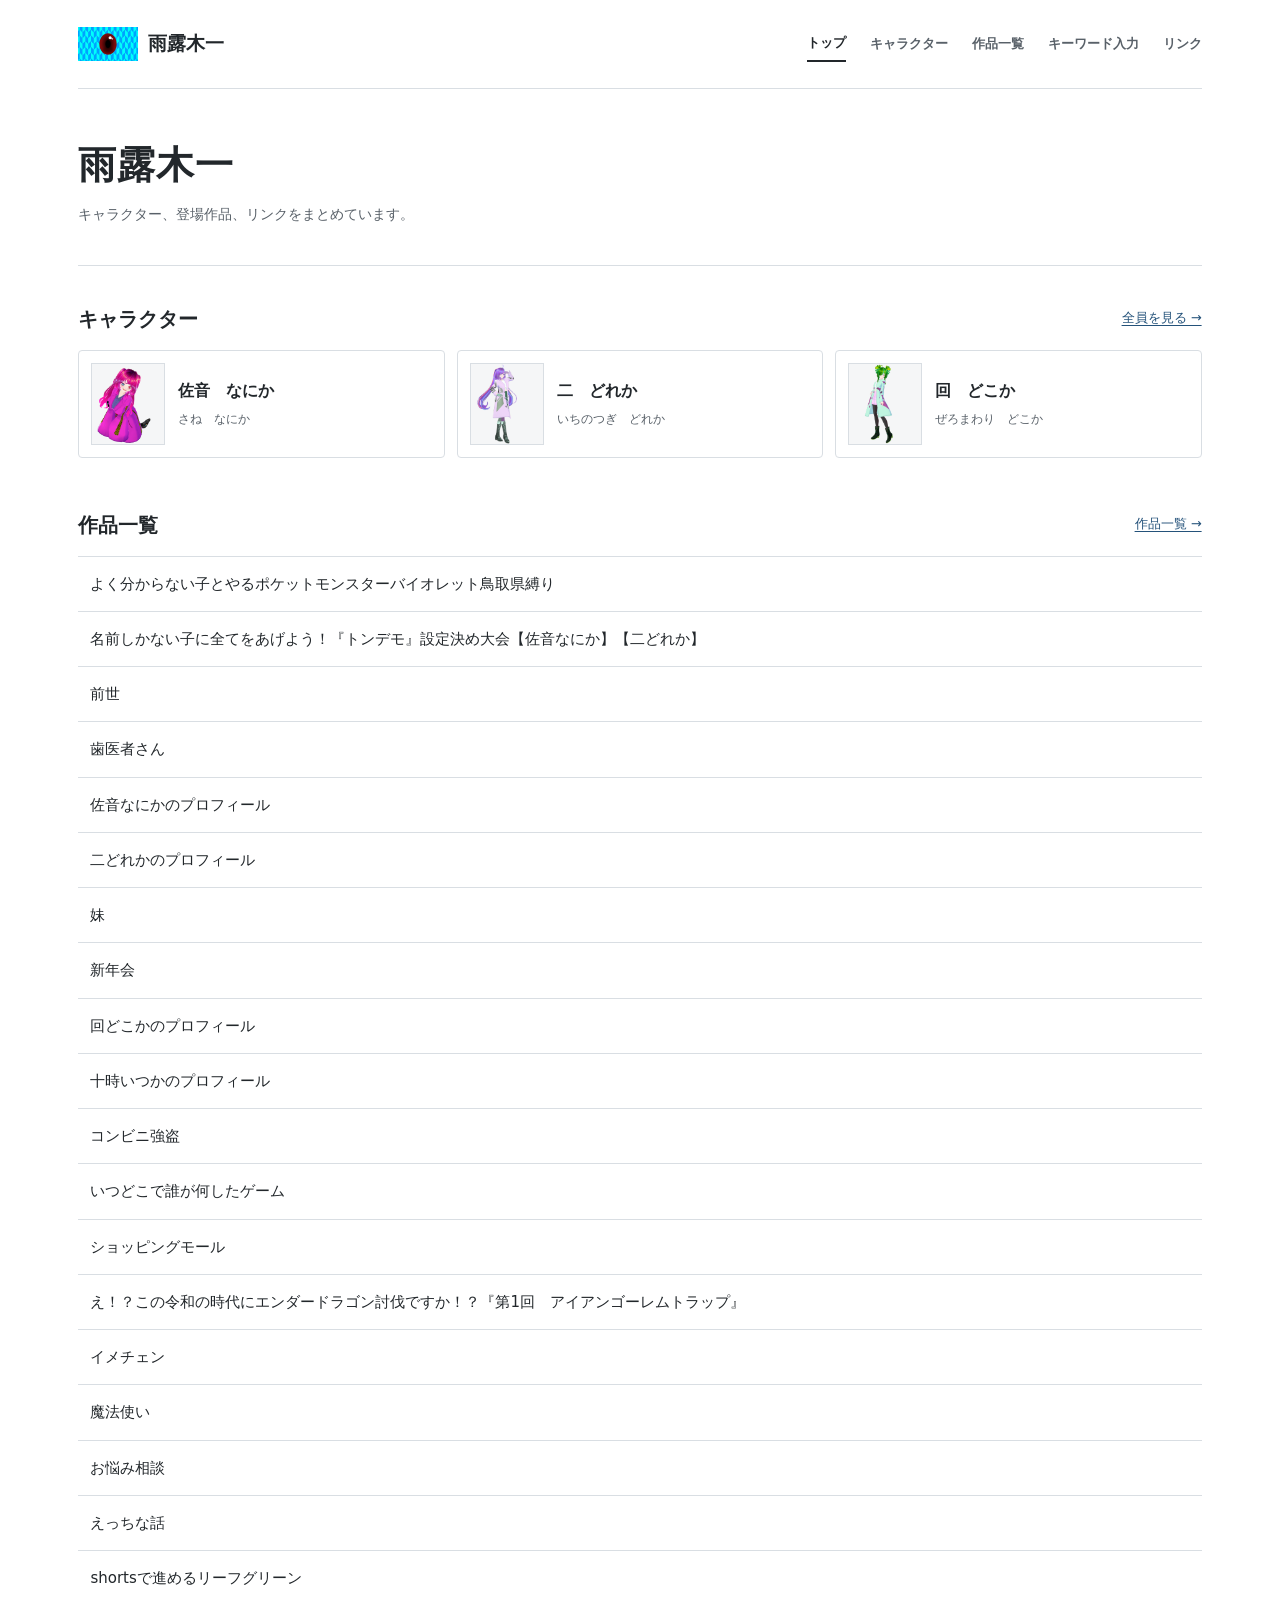
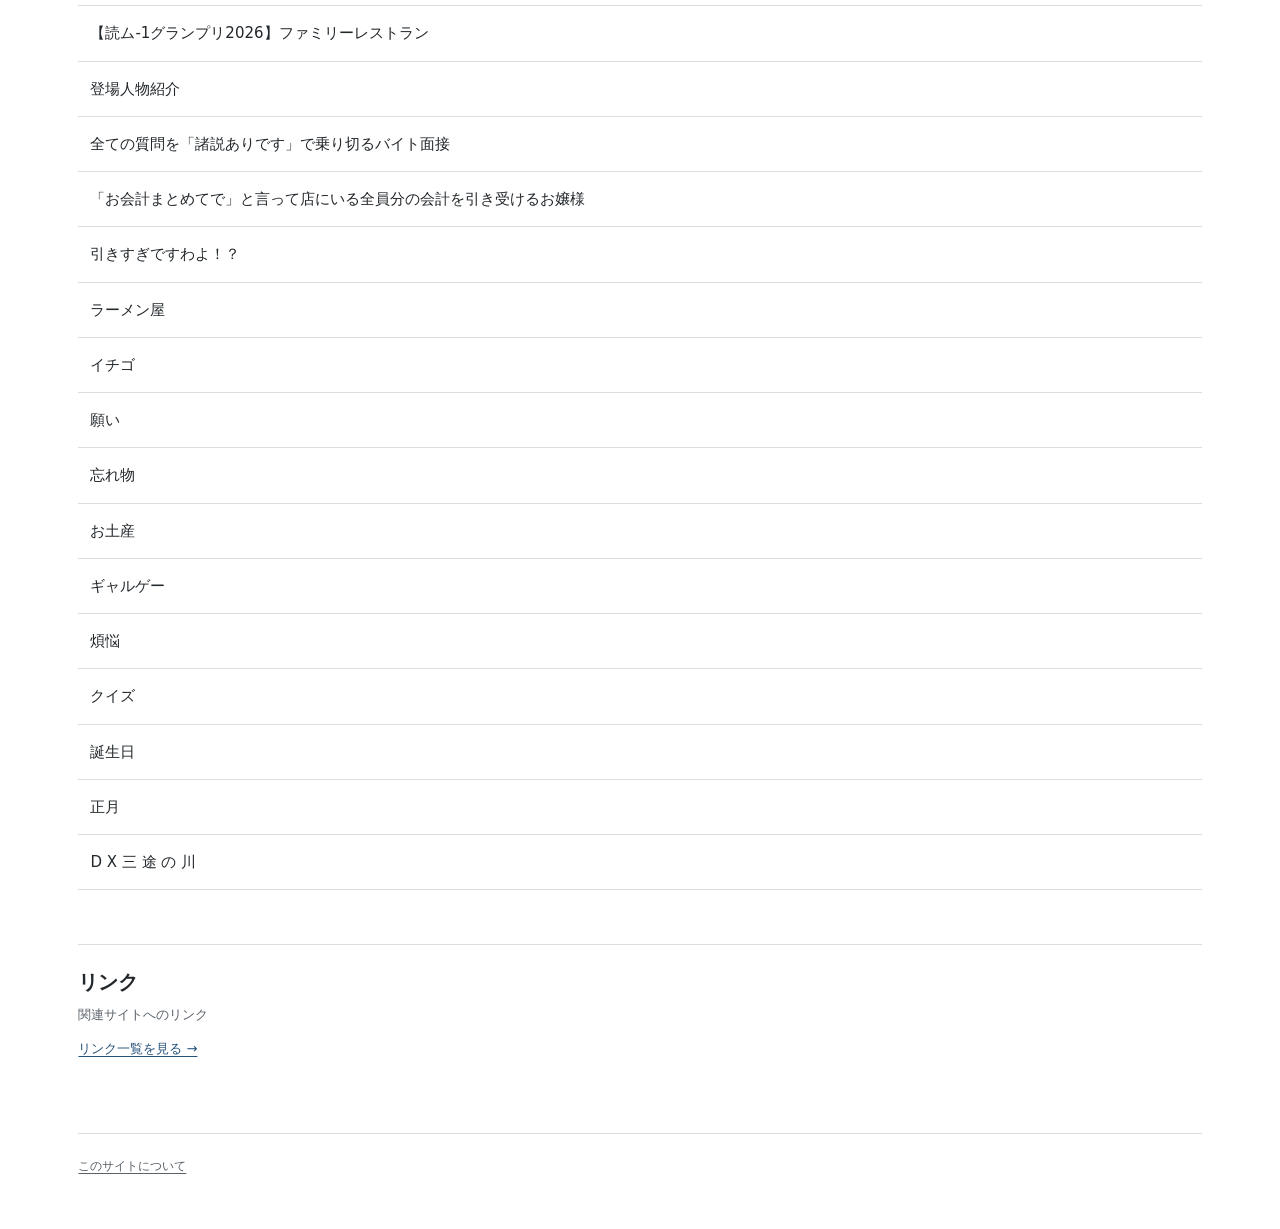
<file: index.html>
<!doctype html>
<html lang="ja">
<head>
  <meta charset="utf-8">
  <meta name="viewport" content="width=device-width, initial-scale=1">
  <meta name="theme-color" content="#ffffff">
  <meta name="description" content="創作キャラクターの紹介、登場作品、リンクをまとめた個人サイトです。">
  <title>創作サイト</title>
  <link rel="stylesheet" href="assets/theme.css">
  <link rel="stylesheet" href="assets/style.css">
  <script defer src="assets/data/site.js"></script>
  <script defer src="assets/data/characters.js"></script>
  <script defer src="assets/data/works.js"></script>
  <script defer src="assets/data/links.js"></script>
  <script defer src="assets/app.js"></script>
</head>
<body data-page="home" data-root="">
  <div class="site">
    <header class="header" id="site-header"></header>
    <main id="content"></main>
    <footer class="footer" id="site-footer"></footer>
  </div>
</body>
</html>
</file>
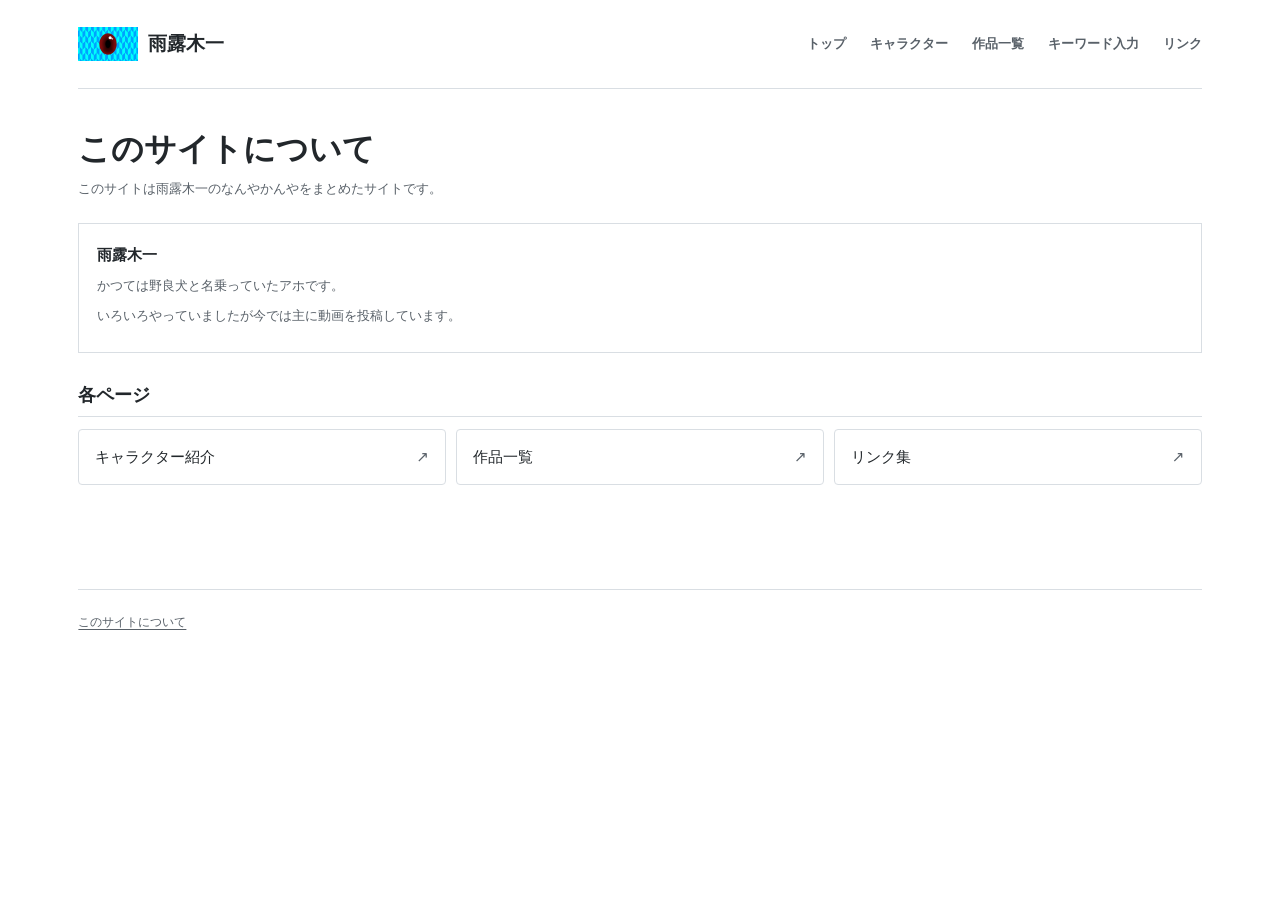
<file: about.html>
<!doctype html>
<html lang="ja">
<head>
  <meta charset="utf-8">
  <meta name="viewport" content="width=device-width, initial-scale=1">
  <meta name="theme-color" content="#ffffff">
  <meta name="description" content="創作キャラクターの紹介、登場作品、リンクをまとめた個人サイトです。">
  <title>創作サイト</title>
  <link rel="stylesheet" href="assets/theme.css">
  <link rel="stylesheet" href="assets/style.css">
  <script defer src="assets/data/site.js"></script>
  <script defer src="assets/data/characters.js"></script>
  <script defer src="assets/data/works.js"></script>
  <script defer src="assets/data/links.js"></script>
  <script defer src="assets/app.js"></script>
</head>
<body data-page="about" data-root="">
  <div class="site">
    <header class="header" id="site-header"></header>
    <main id="content"></main>
    <footer class="footer" id="site-footer"></footer>
  </div>
</body>
</html>
</file>
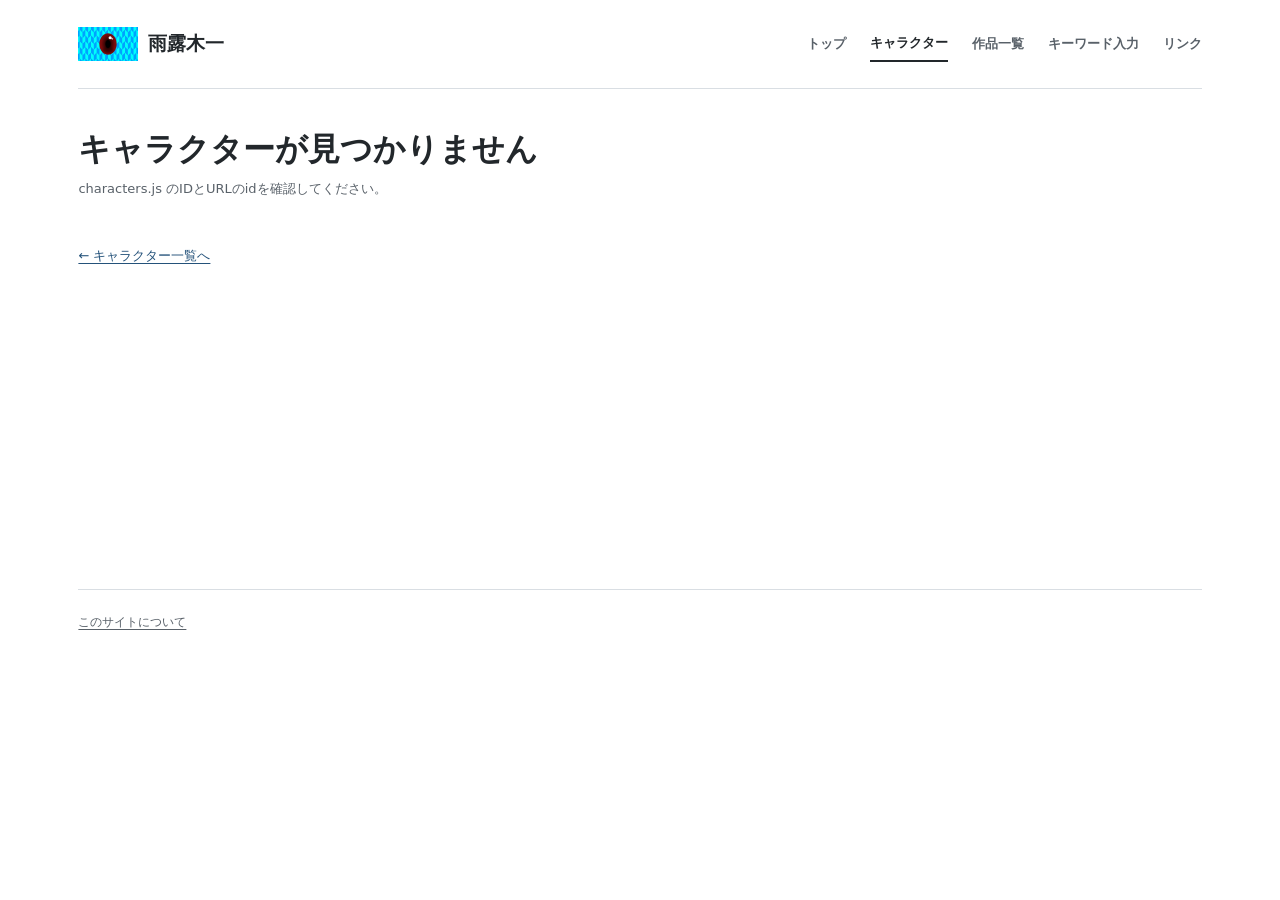
<file: character.html>
<!doctype html>
<html lang="ja">
<head>
  <meta charset="utf-8">
  <meta name="viewport" content="width=device-width, initial-scale=1">
  <meta name="theme-color" content="#ffffff">
  <meta name="description" content="創作キャラクターの紹介、登場作品、リンクをまとめた個人サイトです。">
  <title>創作サイト</title>
  <link rel="stylesheet" href="assets/theme.css">
  <link rel="stylesheet" href="assets/style.css">
  <script defer src="assets/data/site.js"></script>
  <script defer src="assets/data/characters.js"></script>
  <script defer src="assets/data/works.js"></script>
  <script defer src="assets/data/links.js"></script>
  <script defer src="assets/app.js"></script>
</head>
<body data-page="character" data-root="">
  <div class="site">
    <header class="header" id="site-header"></header>
    <main id="content"></main>
    <footer class="footer" id="site-footer"></footer>
  </div>
</body>
</html>
</file>
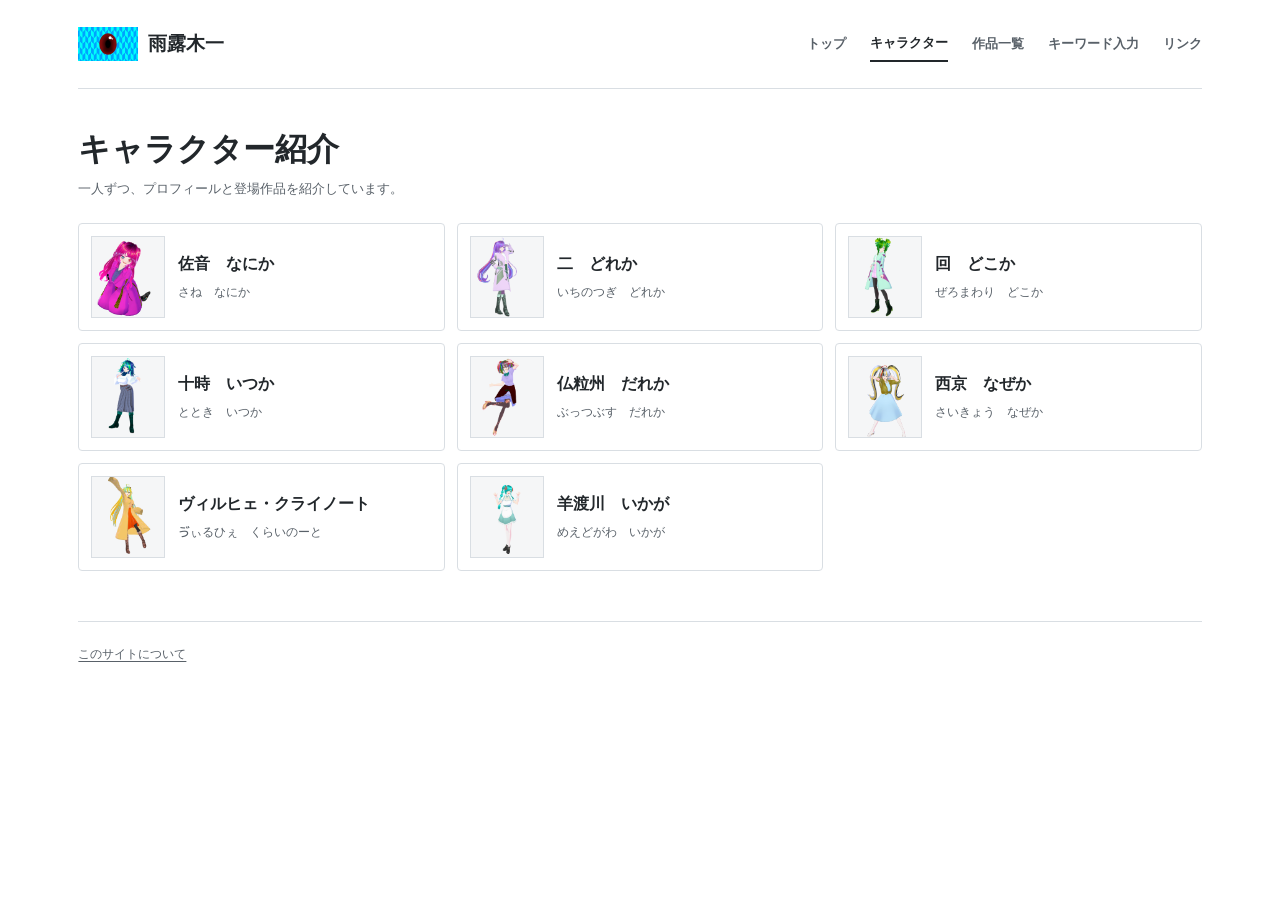
<file: characters.html>
<!doctype html>
<html lang="ja">
<head>
  <meta charset="utf-8">
  <meta name="viewport" content="width=device-width, initial-scale=1">
  <meta name="theme-color" content="#ffffff">
  <meta name="description" content="創作キャラクターの紹介、登場作品、リンクをまとめた個人サイトです。">
  <title>創作サイト</title>
  <link rel="stylesheet" href="assets/theme.css">
  <link rel="stylesheet" href="assets/style.css">
  <script defer src="assets/data/site.js"></script>
  <script defer src="assets/data/characters.js"></script>
  <script defer src="assets/data/works.js"></script>
  <script defer src="assets/data/links.js"></script>
  <script defer src="assets/app.js"></script>
</head>
<body data-page="characters" data-root="">
  <div class="site">
    <header class="header" id="site-header"></header>
    <main id="content"></main>
    <footer class="footer" id="site-footer"></footer>
  </div>
</body>
</html>
</file>
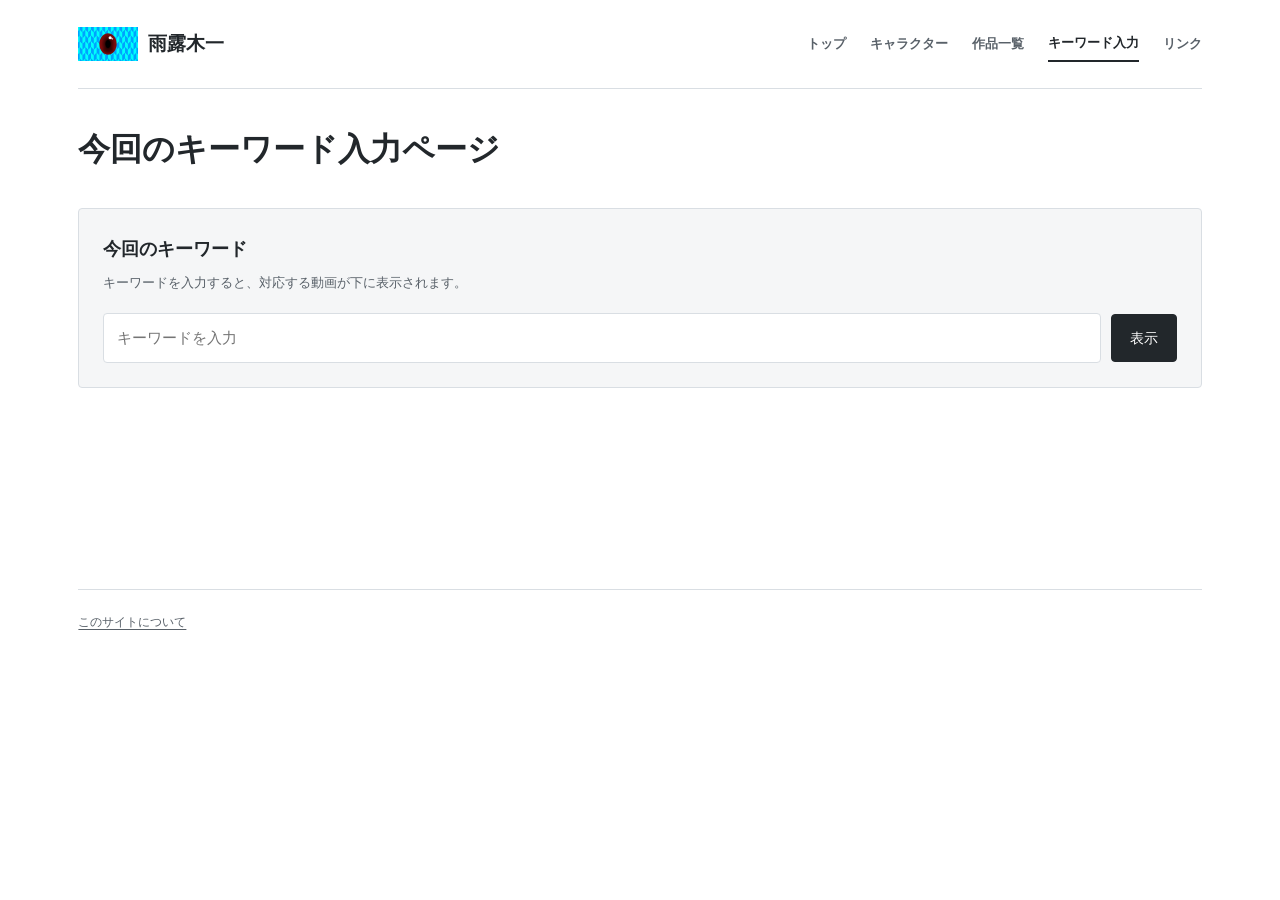
<file: limited.html>
<!doctype html>
<html lang="ja">
<head>
  <meta charset="utf-8">
  <meta name="viewport" content="width=device-width, initial-scale=1">
  <meta name="theme-color" content="#ffffff">
  <meta name="description" content="今回のキーワードを入力すると、対応する動画が表示されるページです。">
  <title>今回のキーワード入力ページ</title>
  <link rel="stylesheet" href="assets/theme.css">
  <link rel="stylesheet" href="assets/style.css">
  <link rel="stylesheet" href="assets/limited.css">
  <script defer src="assets/data/site.js"></script>
  <script defer src="assets/app.js"></script>
  <script defer src="assets/data/limited.js"></script>
  <script defer src="assets/limited.js"></script>
</head>
<body data-page="limited" data-root="">
  <div class="site">
    <header class="header" id="site-header"></header>
    <main id="content"></main>
    <footer class="footer" id="site-footer"></footer>
  </div>
</body>
</html>
</file>
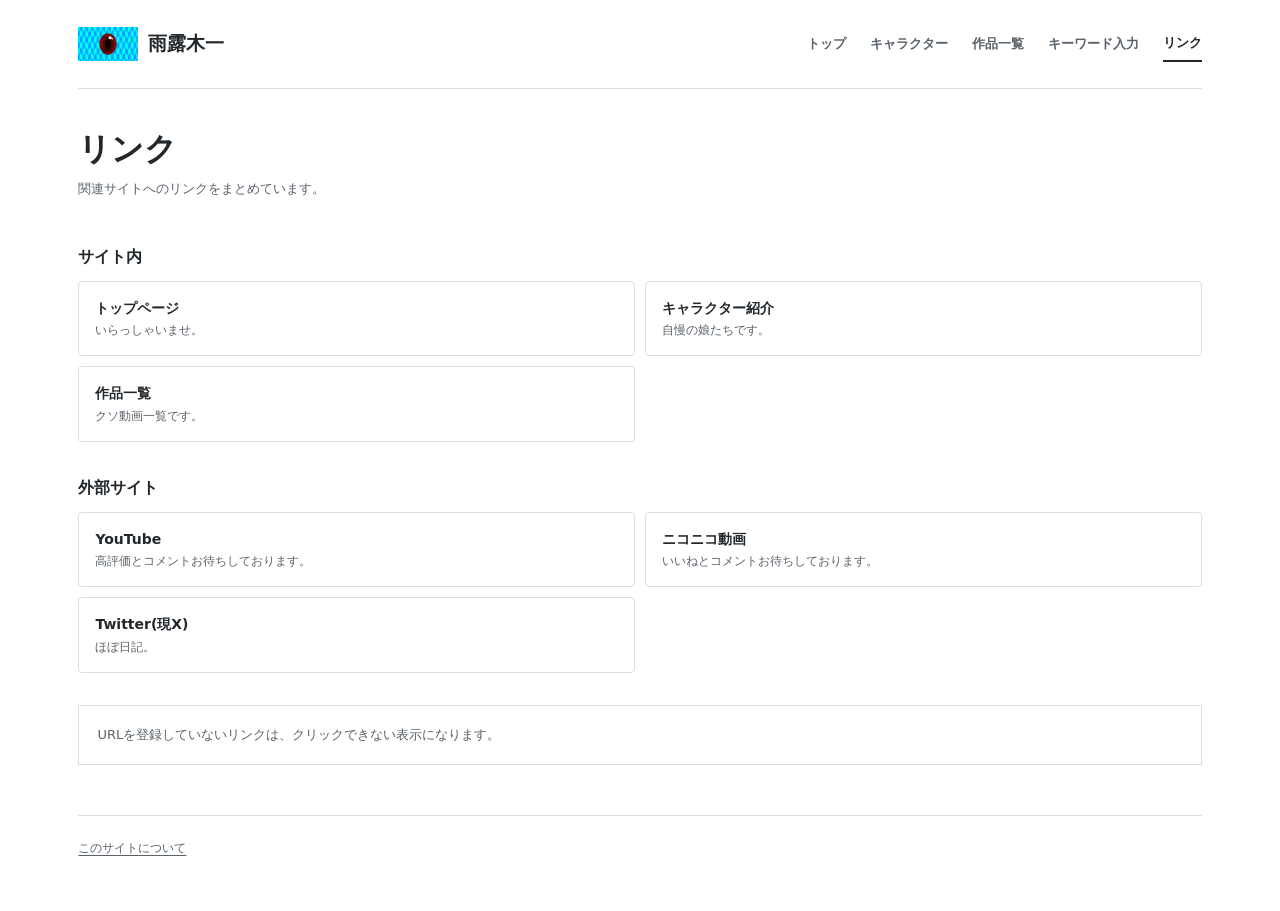
<file: links.html>
<!doctype html>
<html lang="ja">
<head>
  <meta charset="utf-8">
  <meta name="viewport" content="width=device-width, initial-scale=1">
  <meta name="theme-color" content="#ffffff">
  <meta name="description" content="創作キャラクターの紹介、登場作品、リンクをまとめた個人サイトです。">
  <title>創作サイト</title>
  <link rel="stylesheet" href="assets/theme.css">
  <link rel="stylesheet" href="assets/style.css">
  <script defer src="assets/data/site.js"></script>
  <script defer src="assets/data/characters.js"></script>
  <script defer src="assets/data/works.js"></script>
  <script defer src="assets/data/links.js"></script>
  <script defer src="assets/app.js"></script>
</head>
<body data-page="links" data-root="">
  <div class="site">
    <header class="header" id="site-header"></header>
    <main id="content"></main>
    <footer class="footer" id="site-footer"></footer>
  </div>
</body>
</html>
</file>
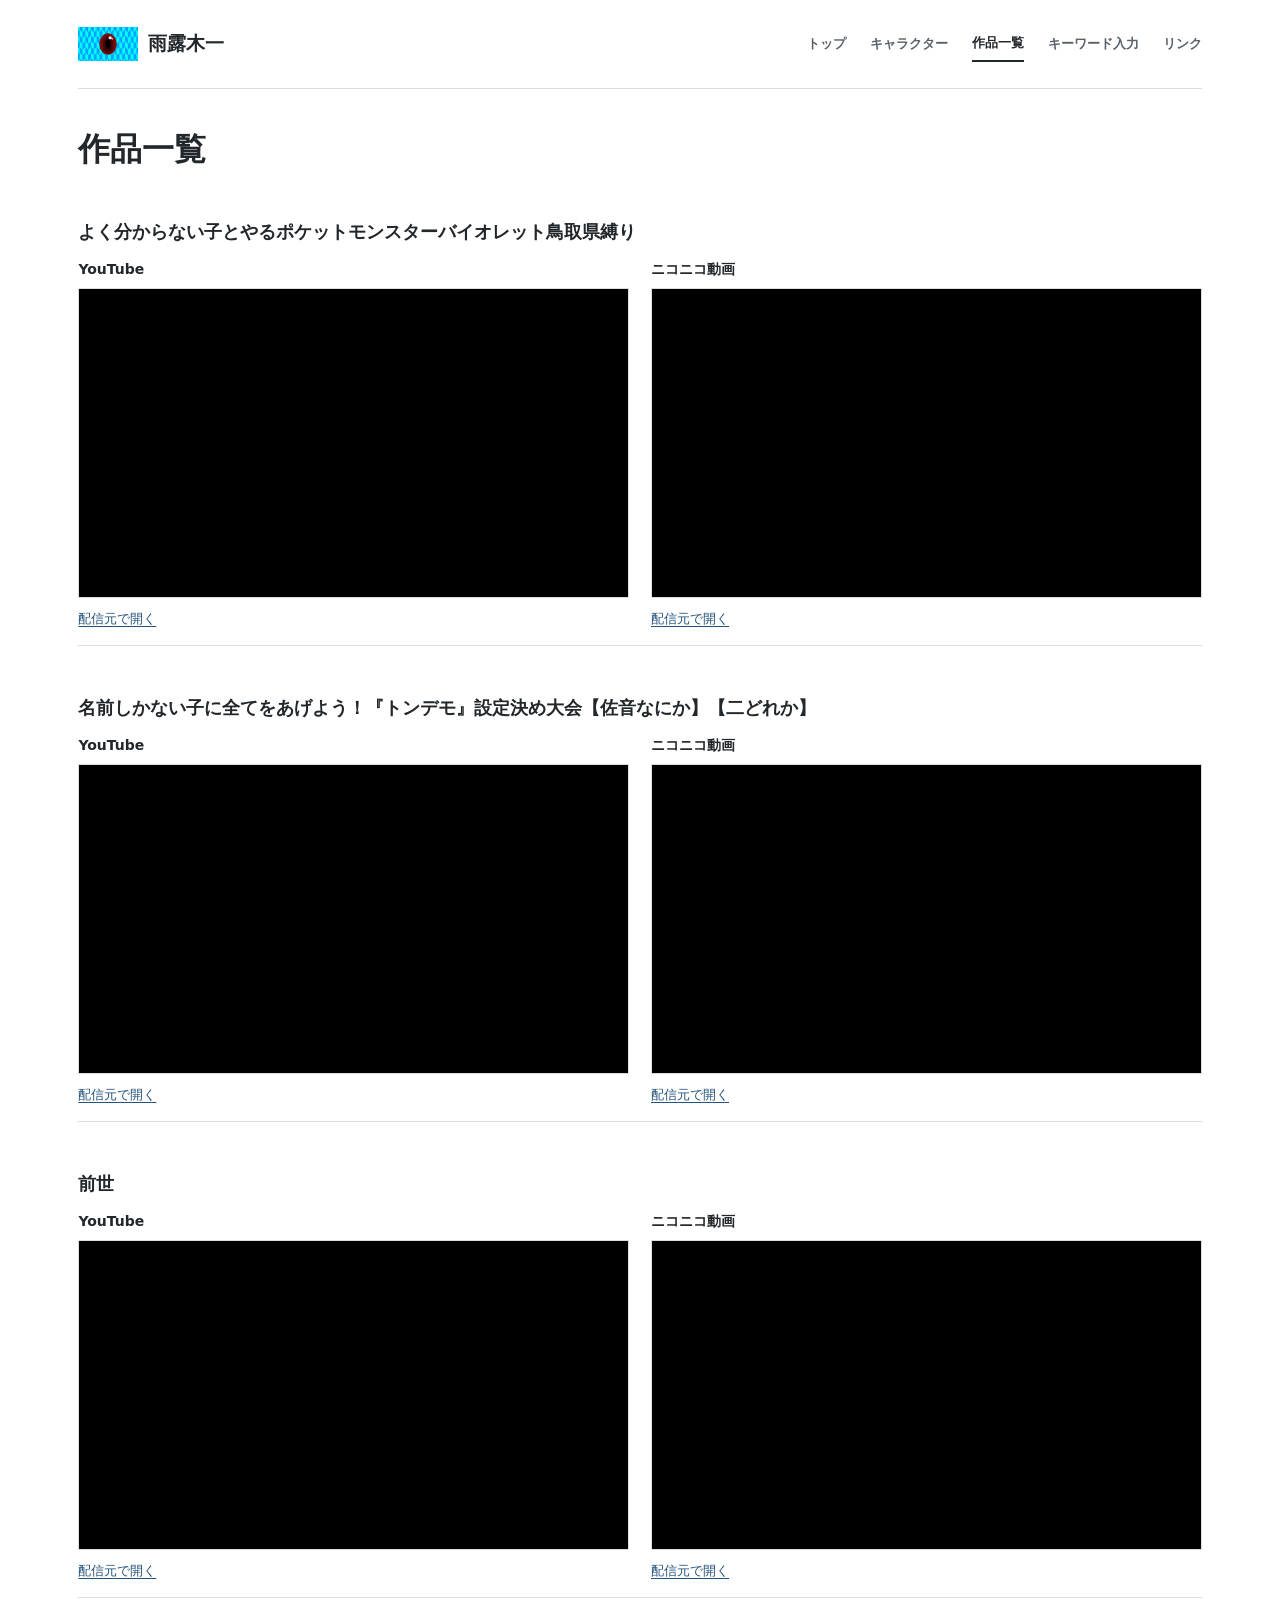
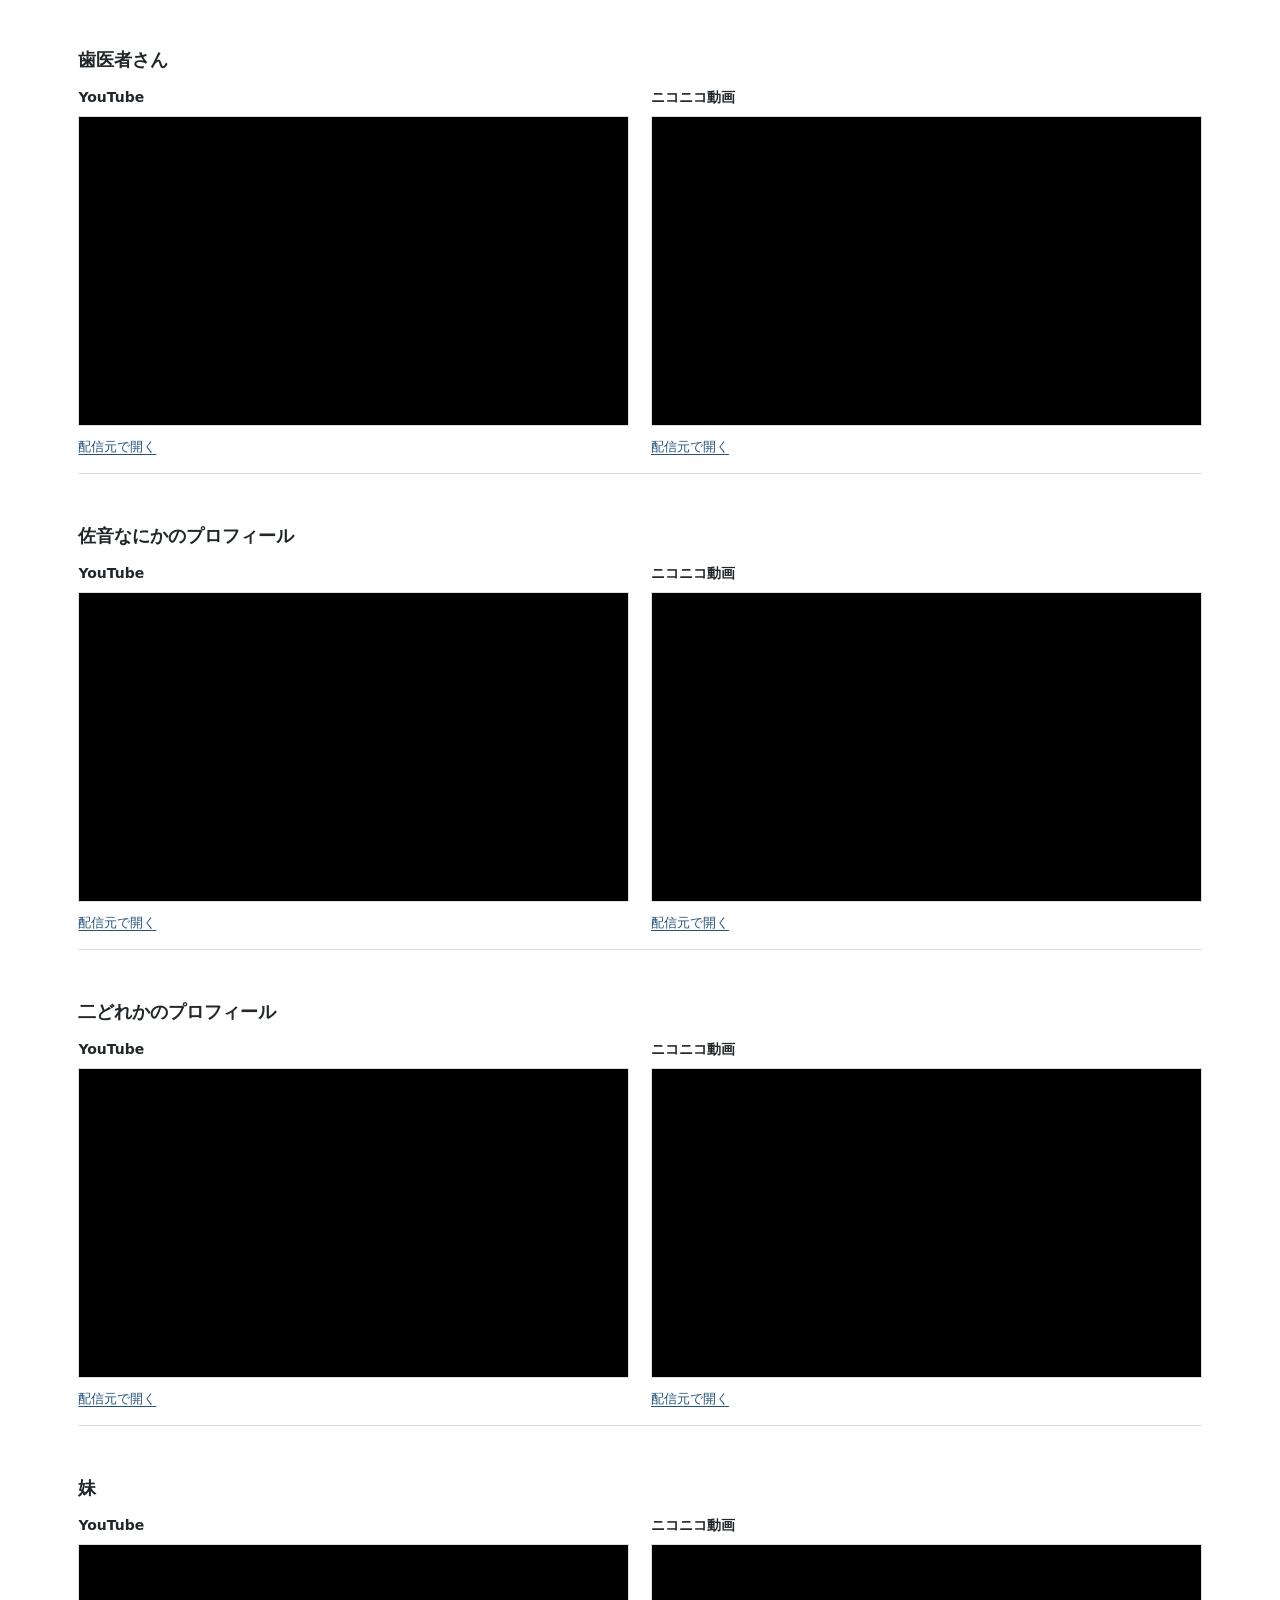
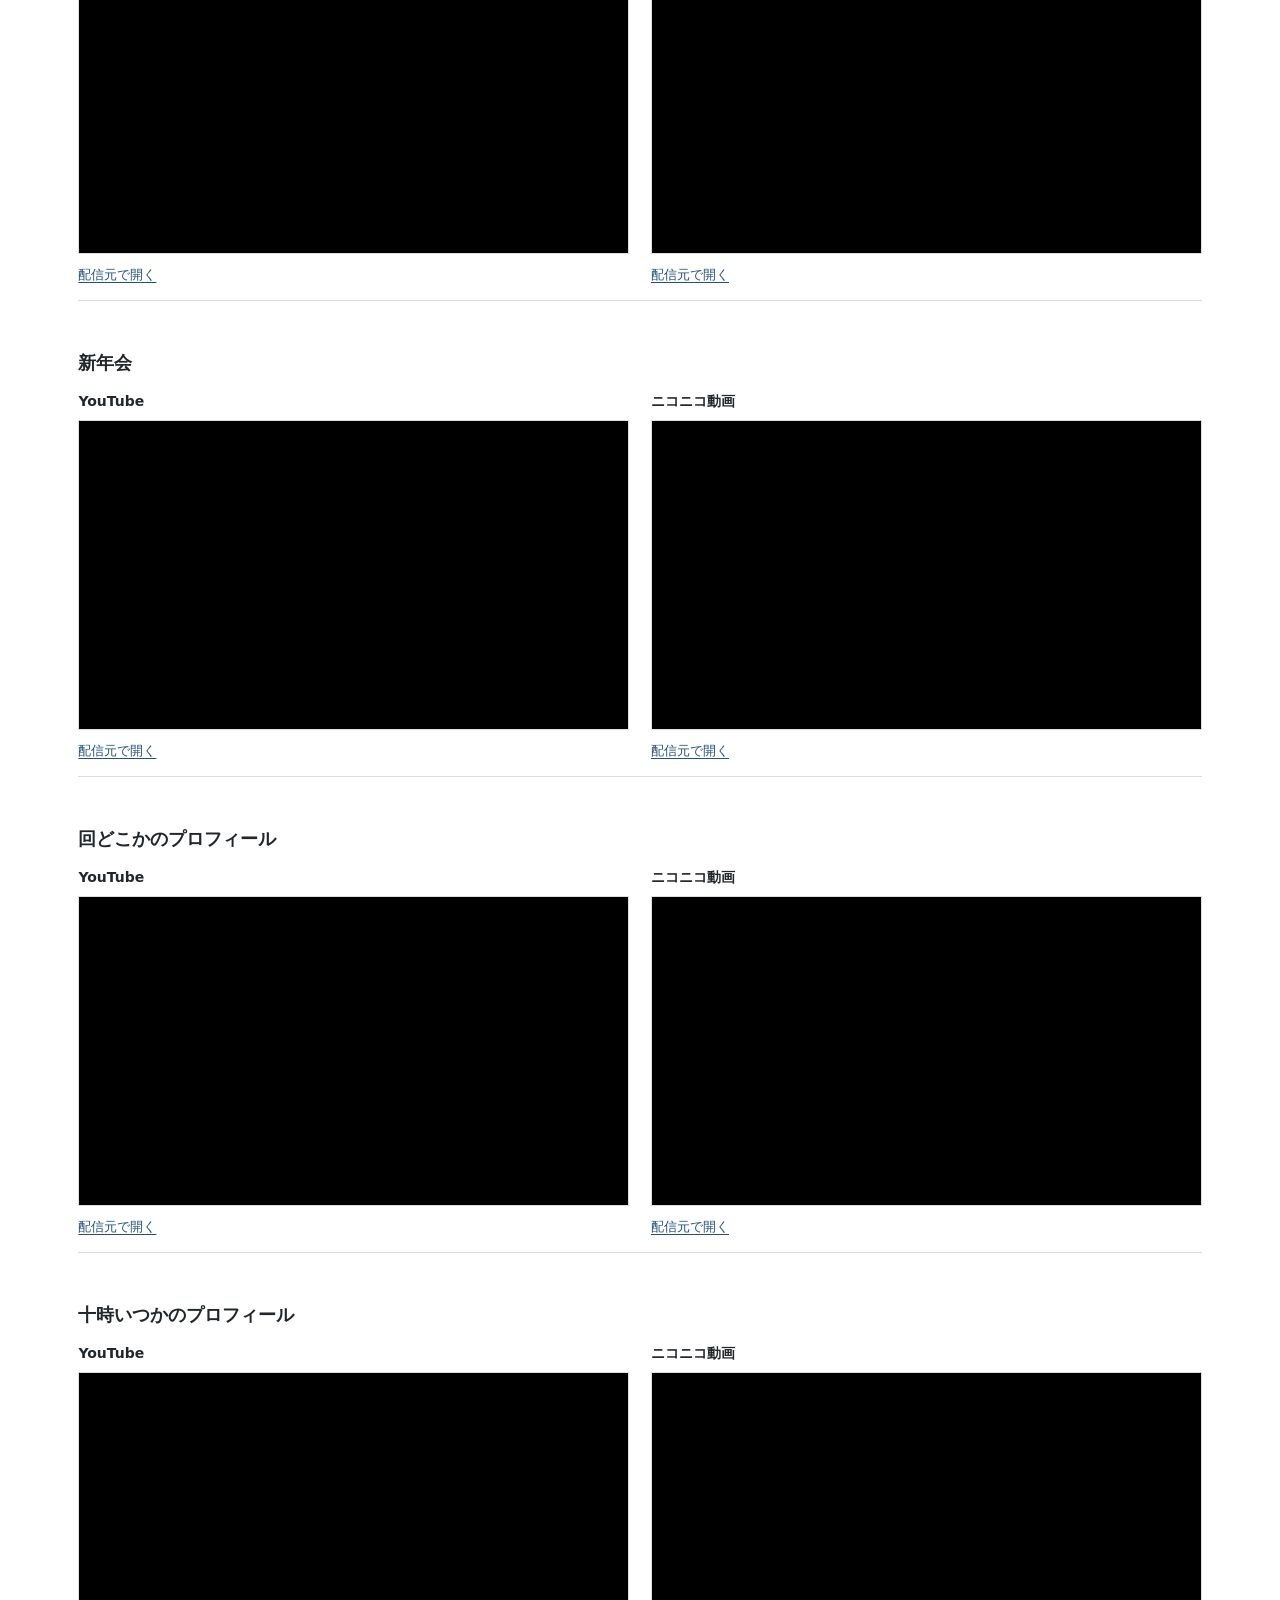
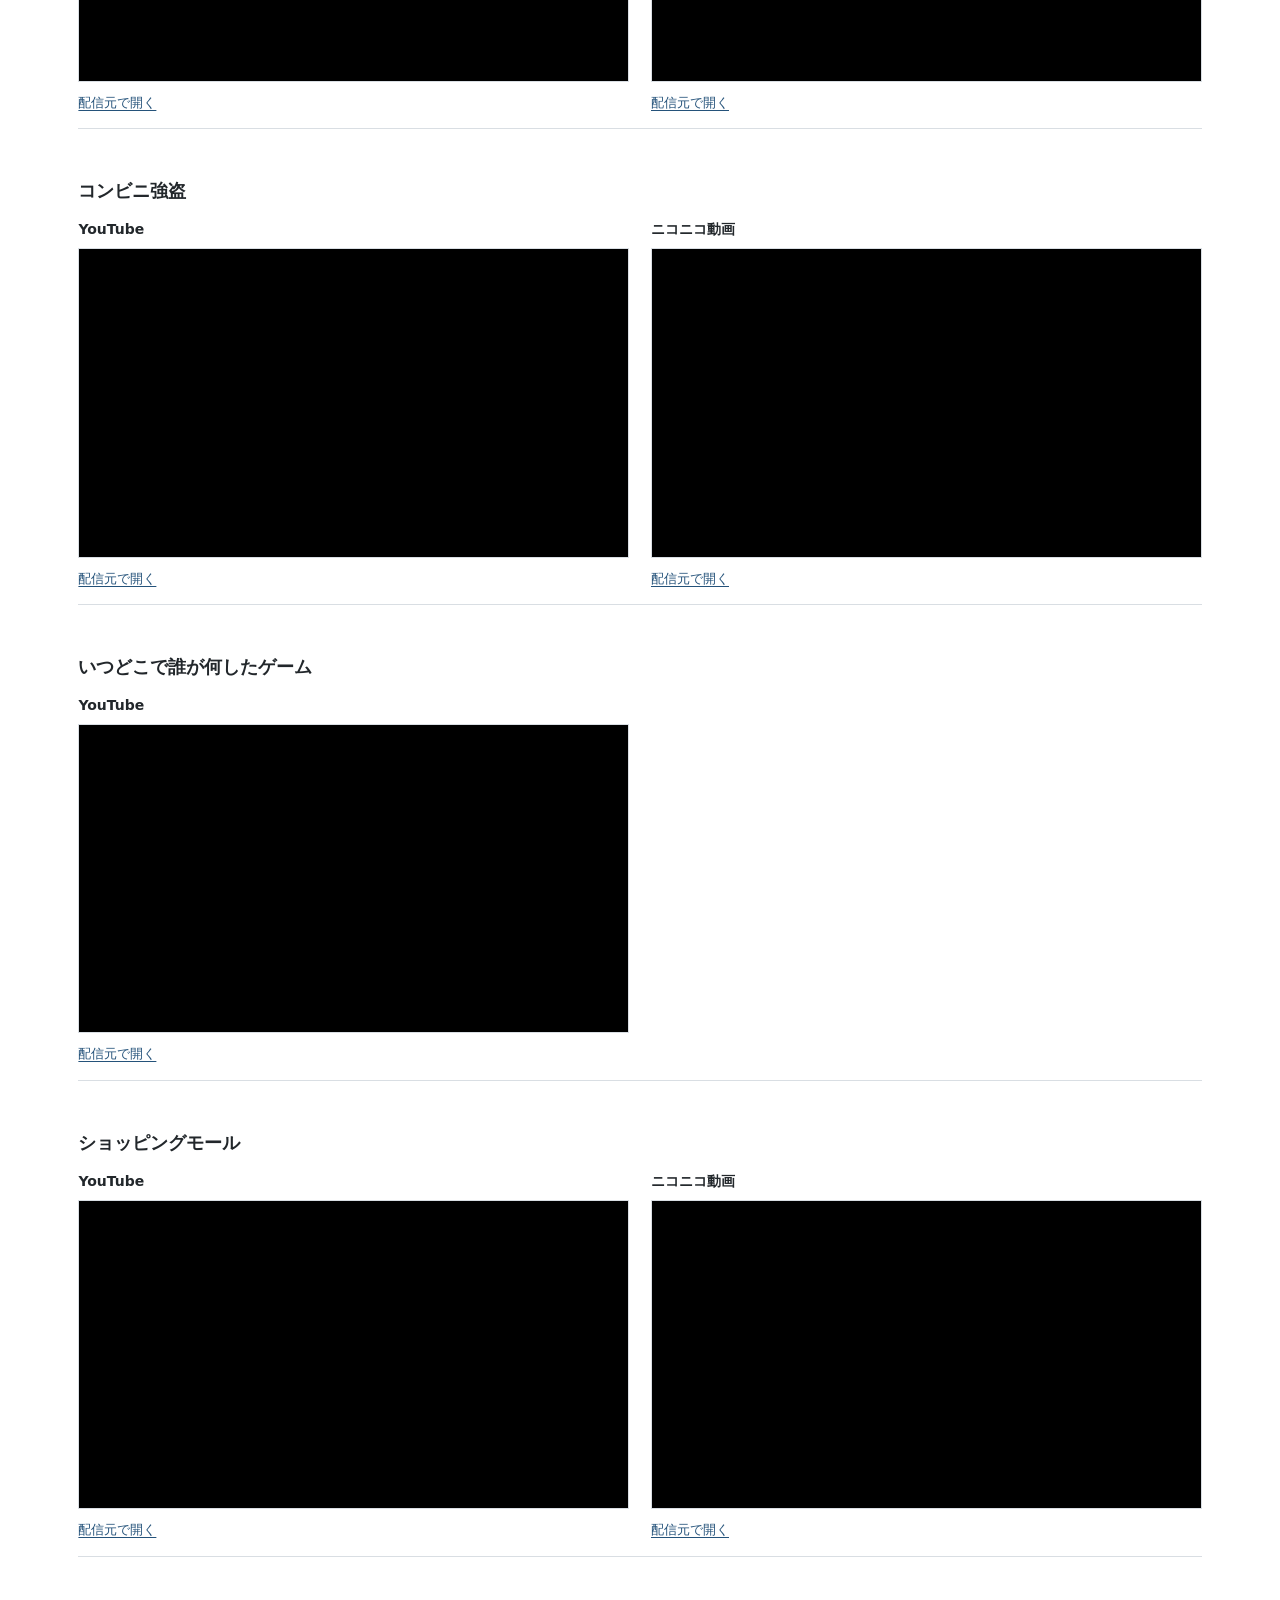
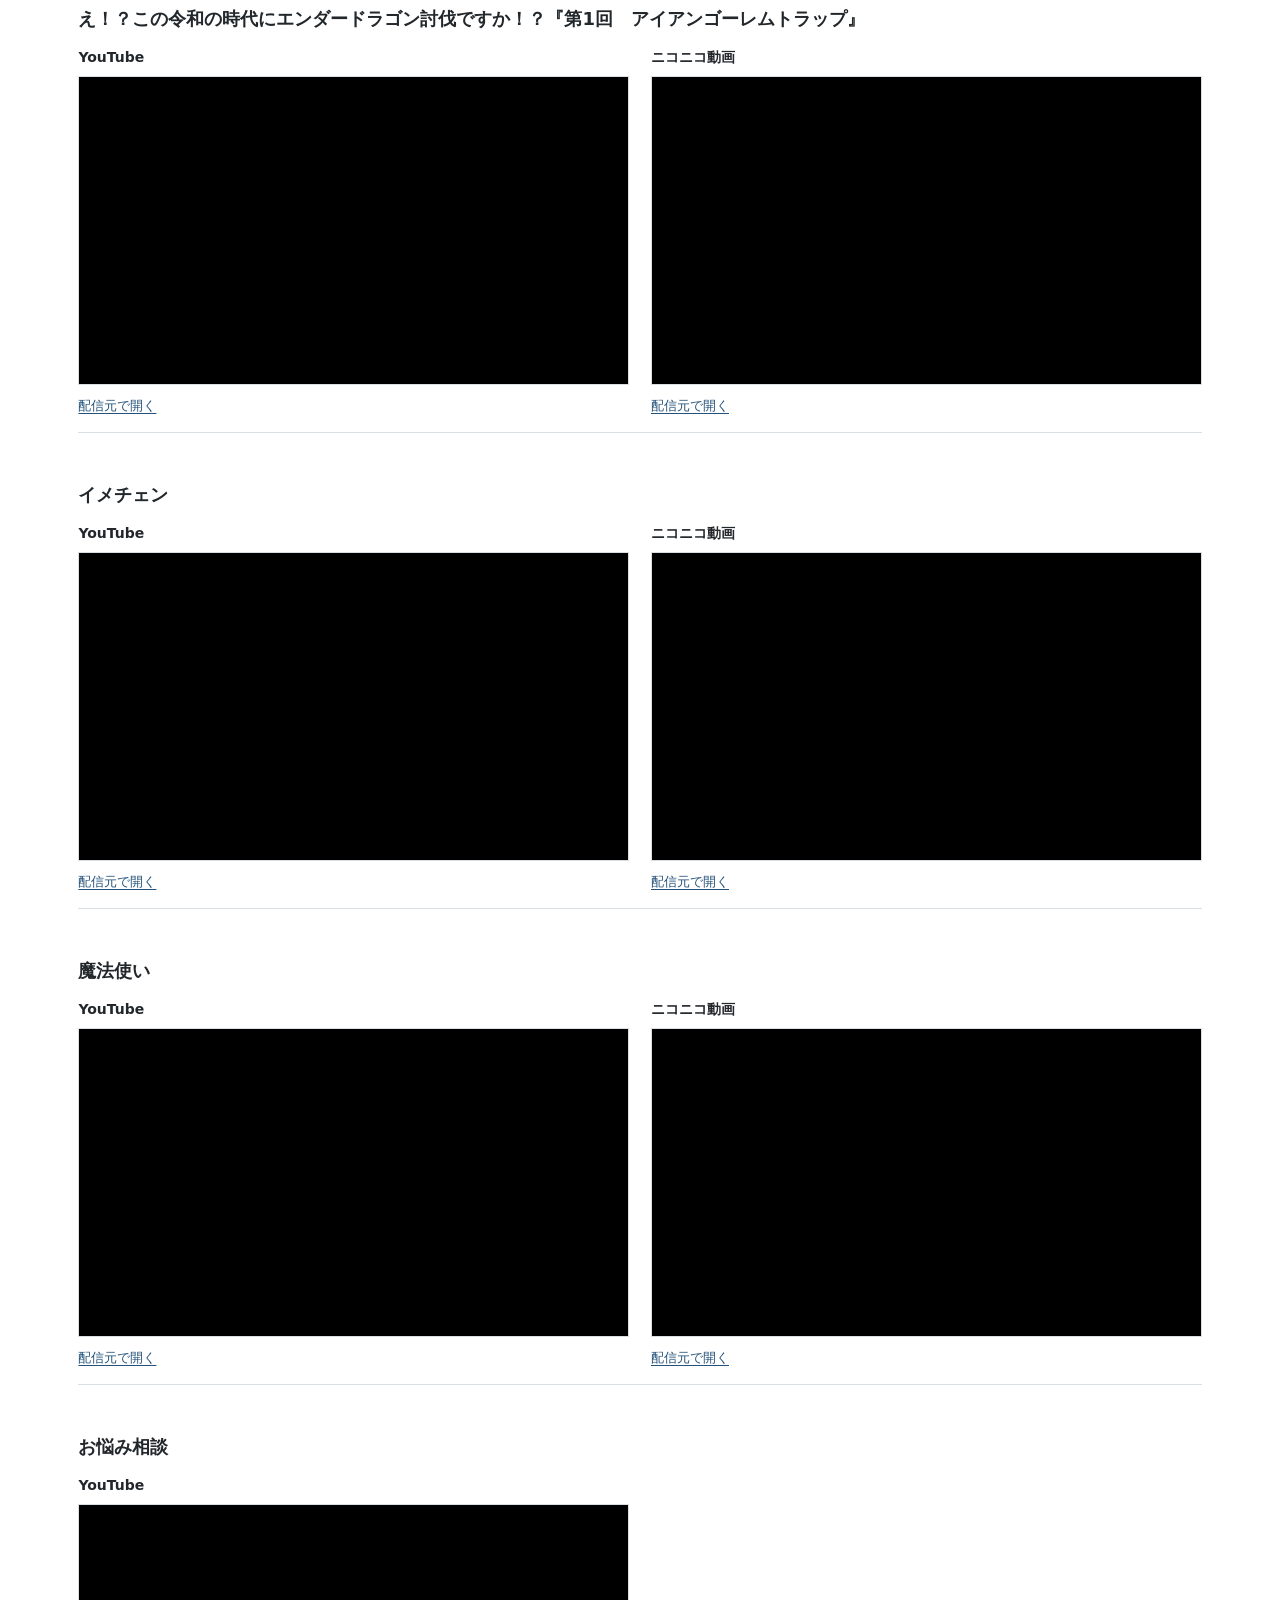
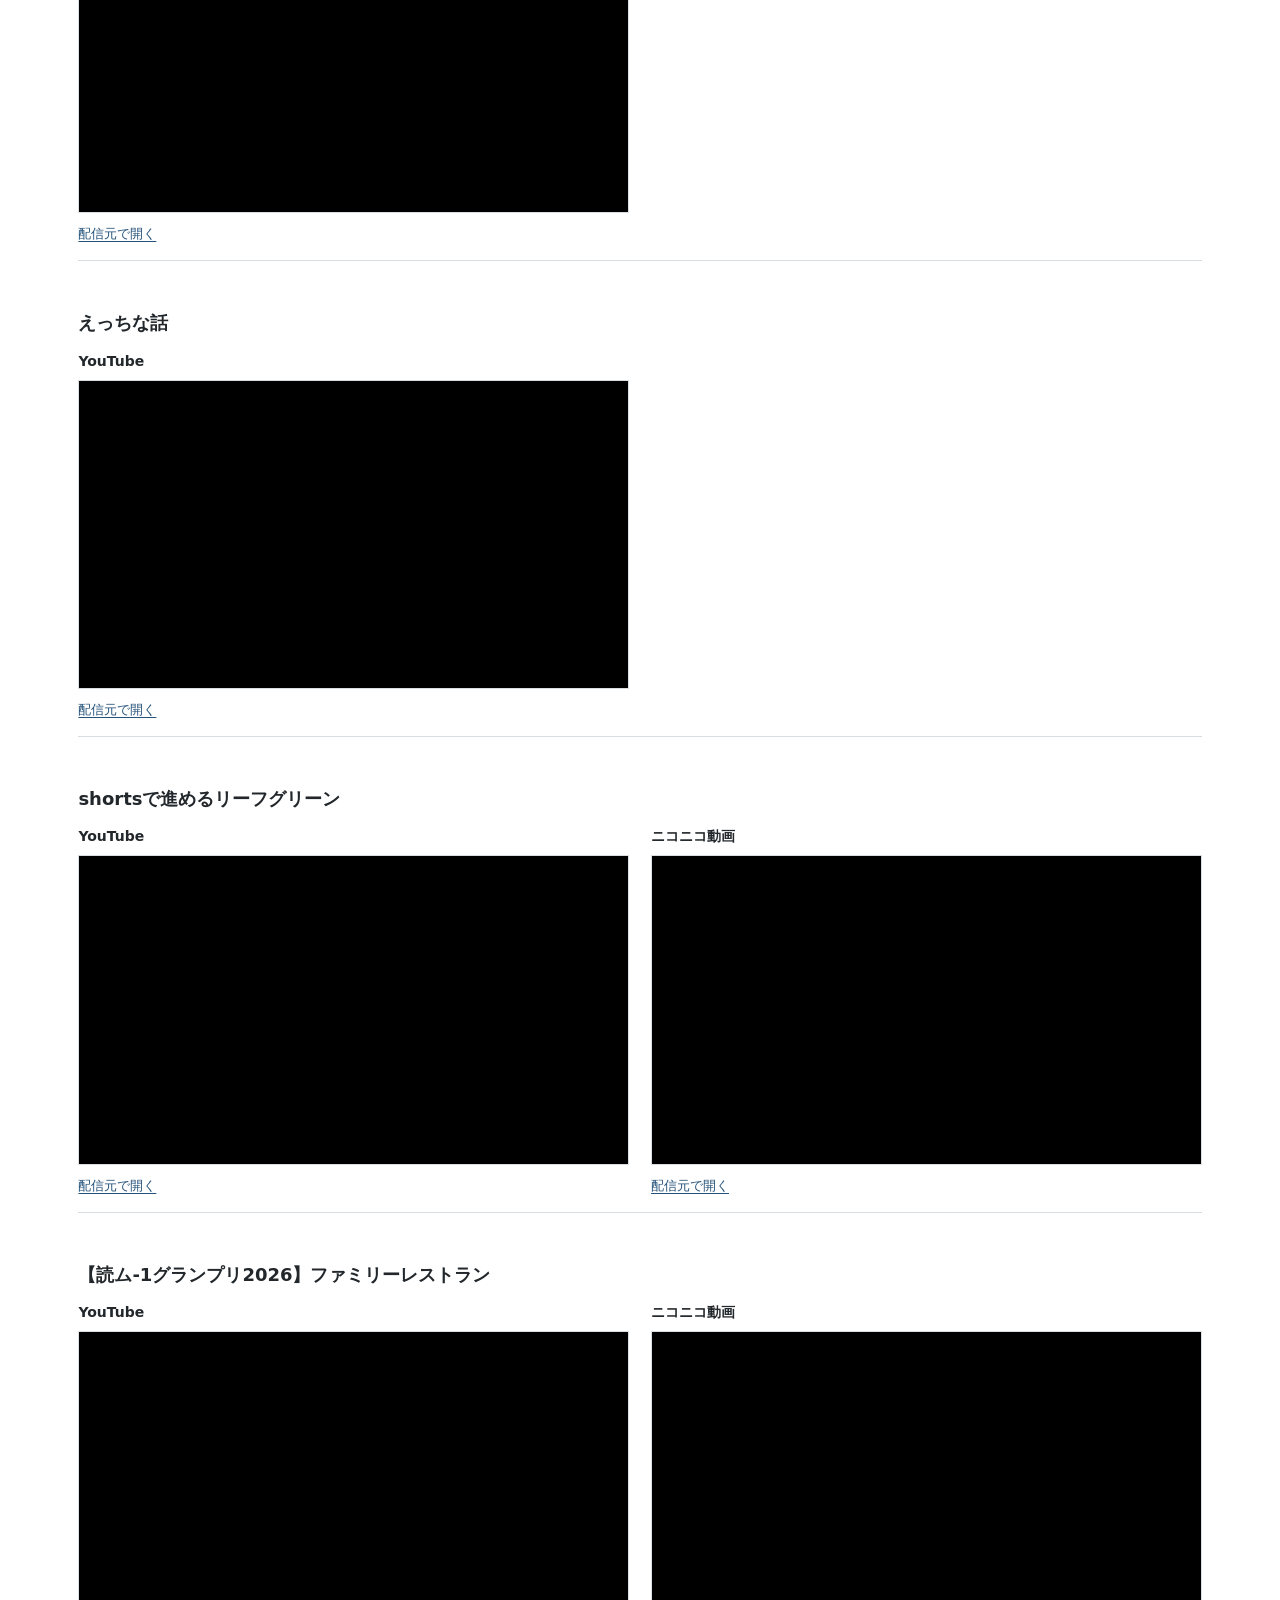
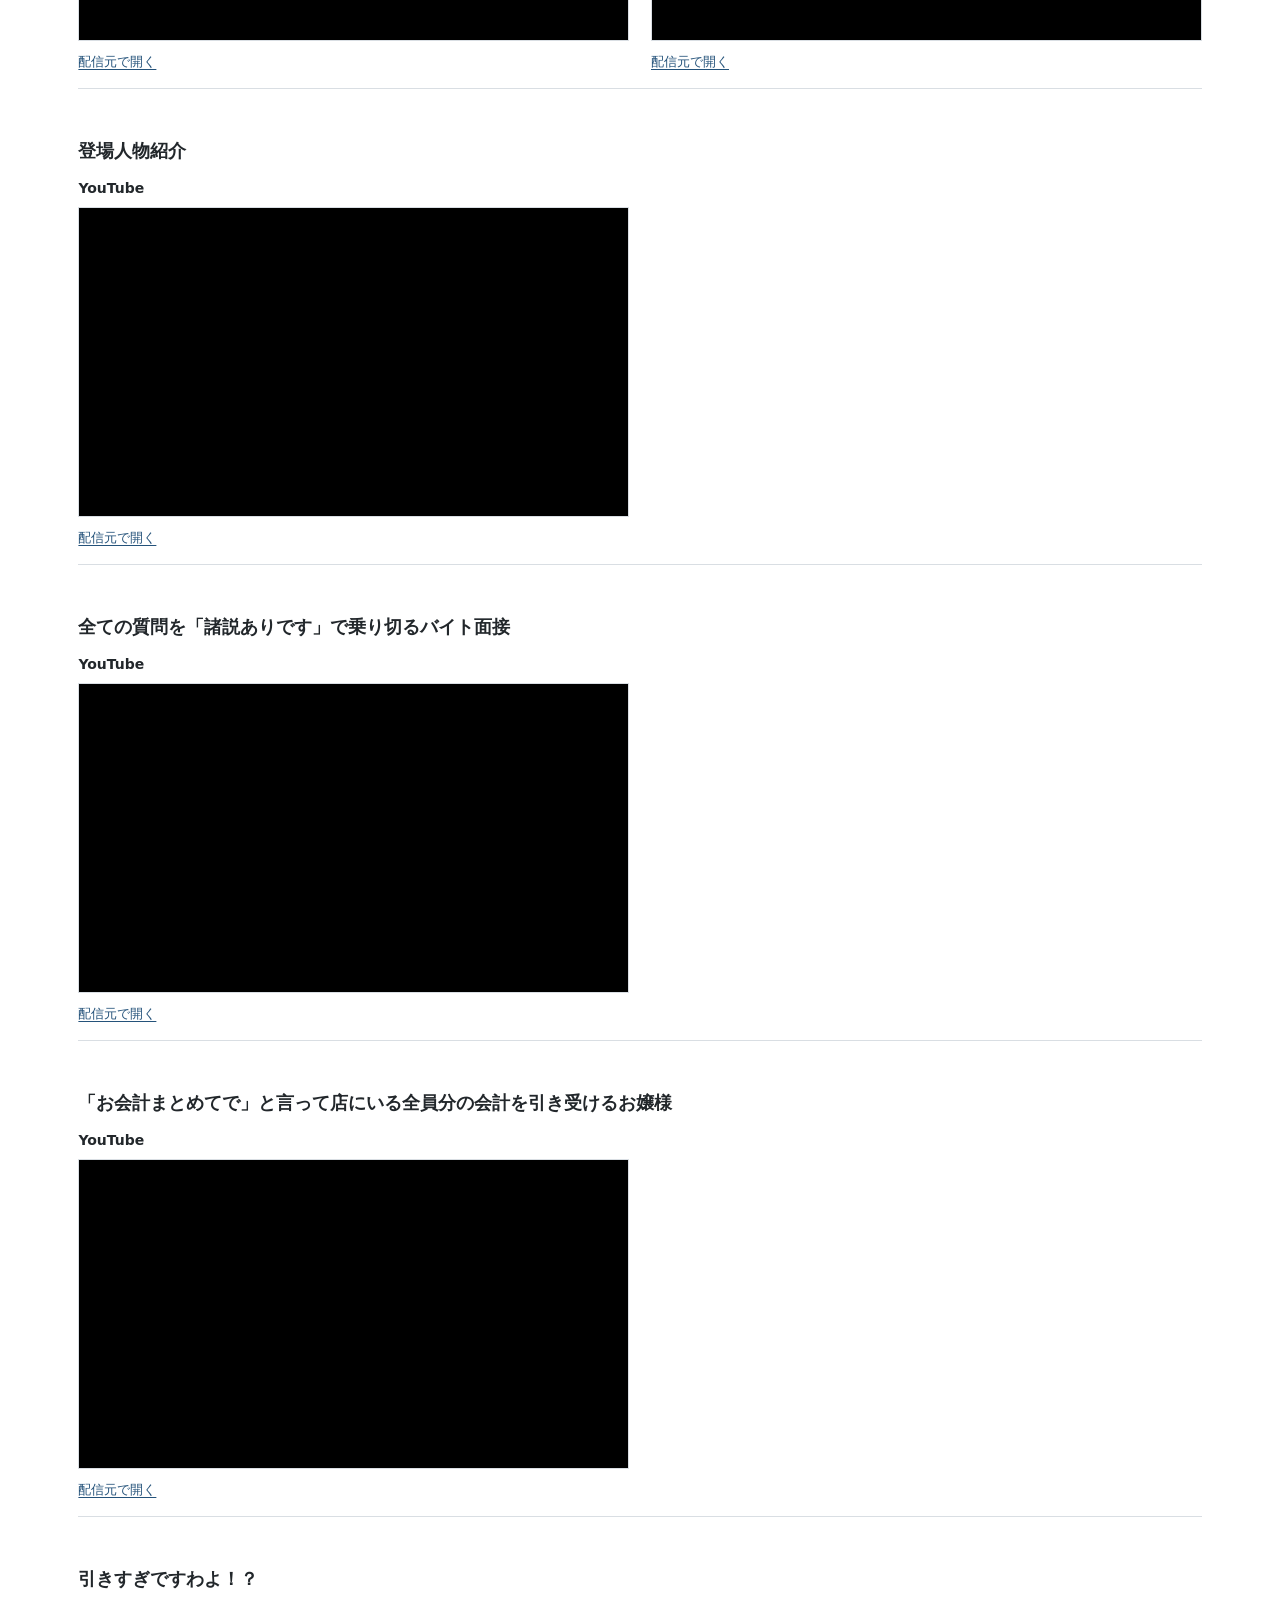
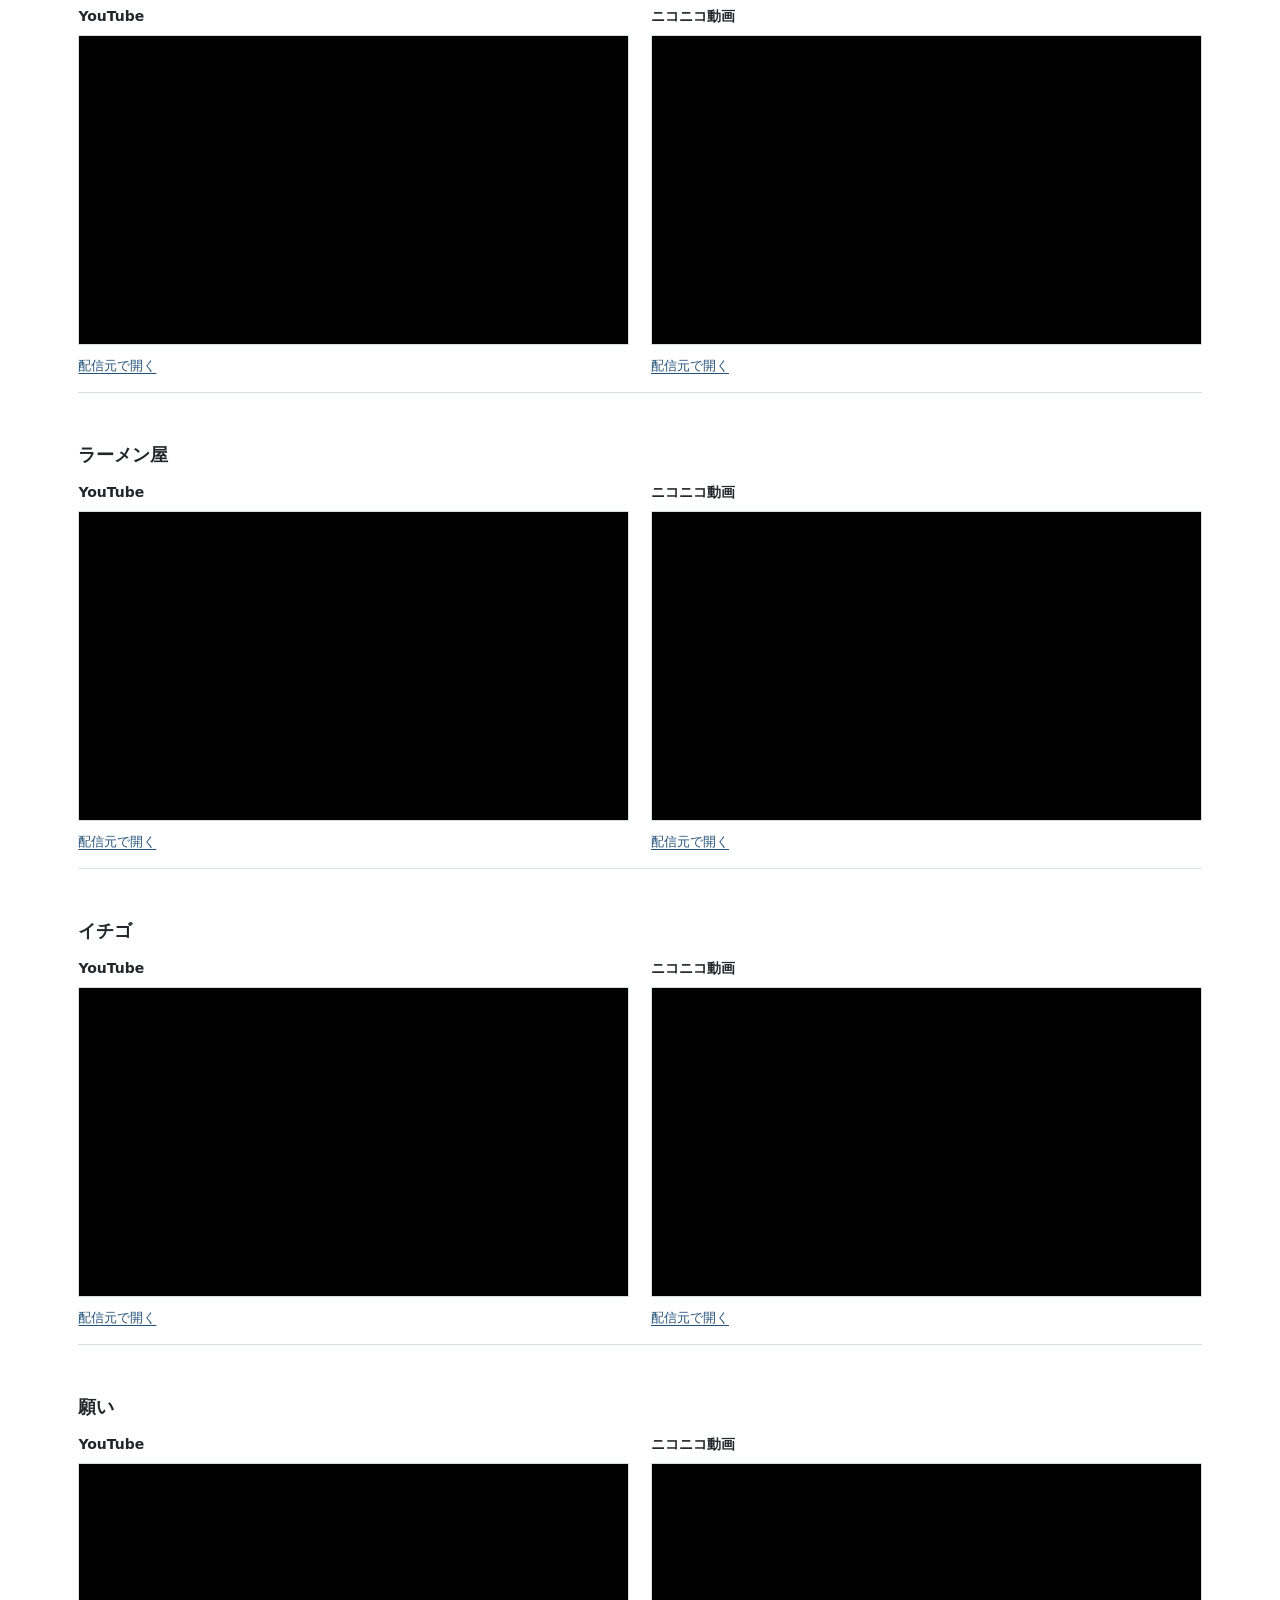
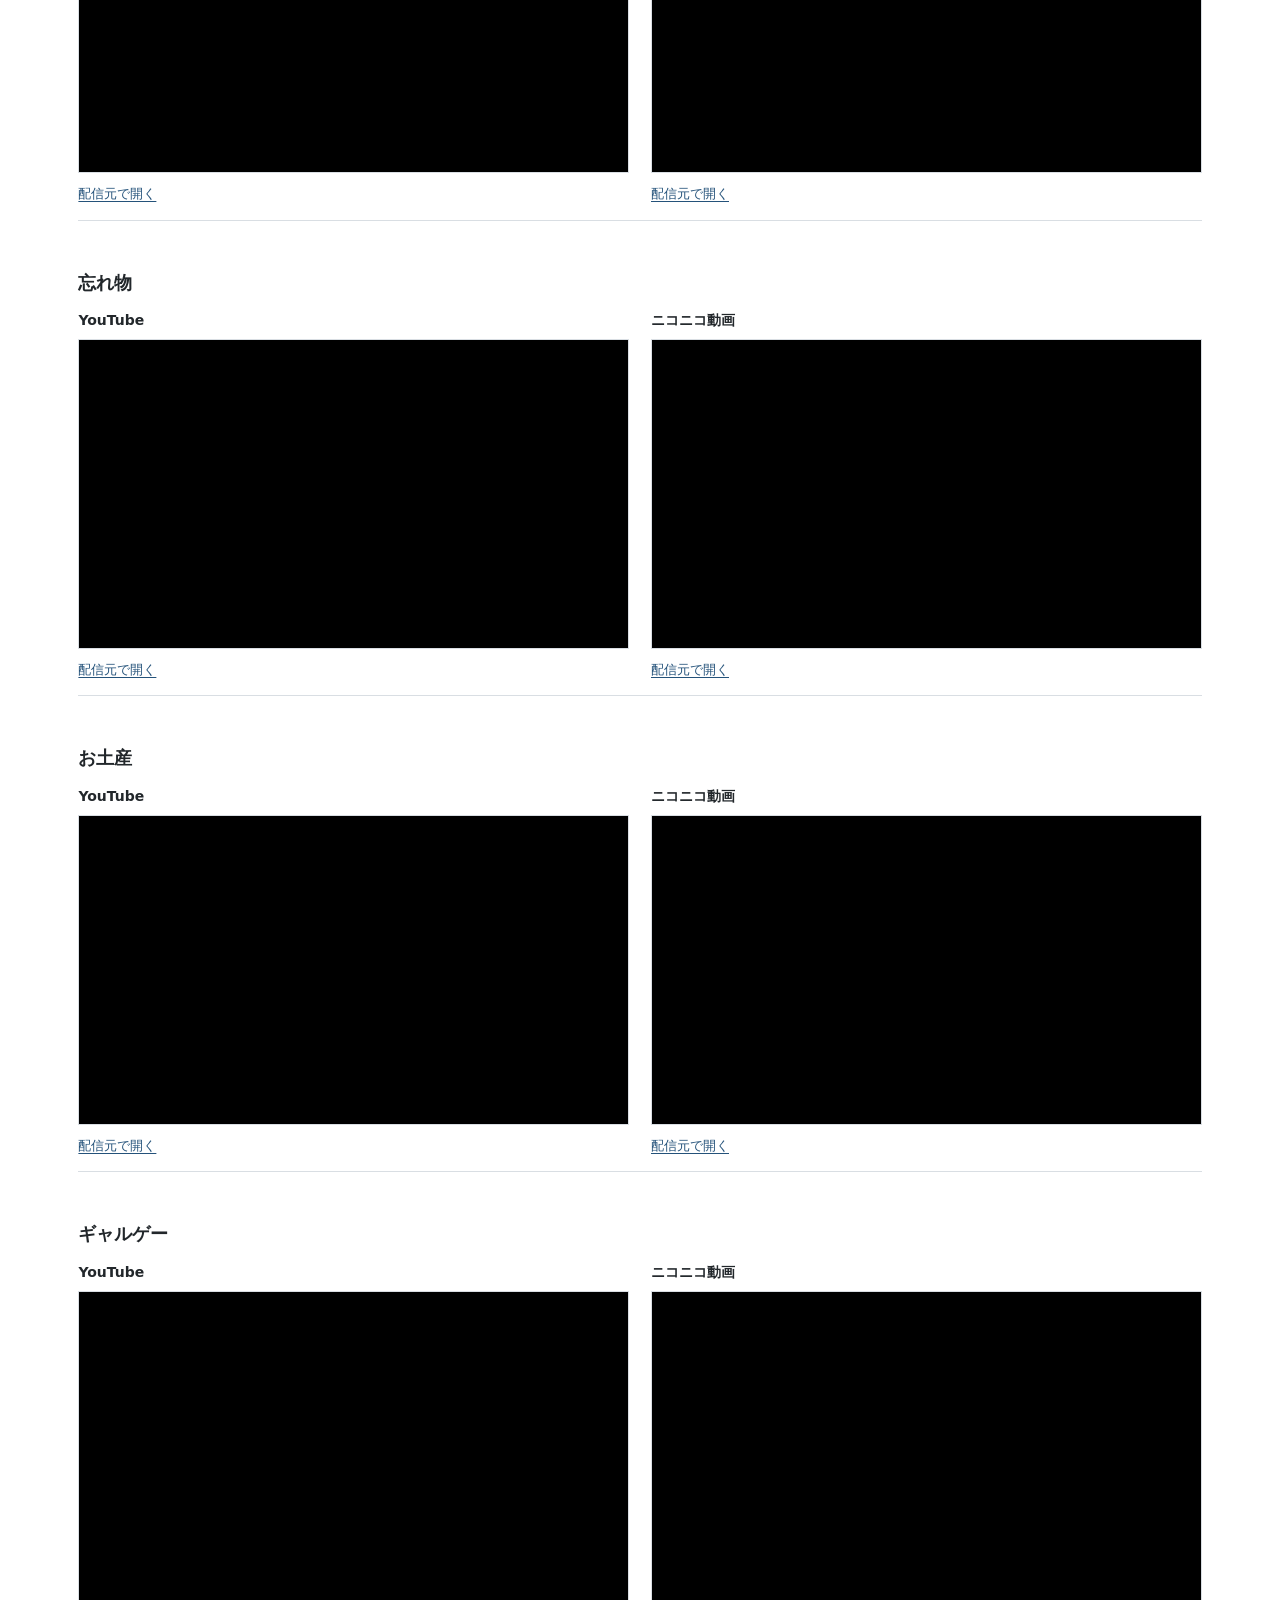
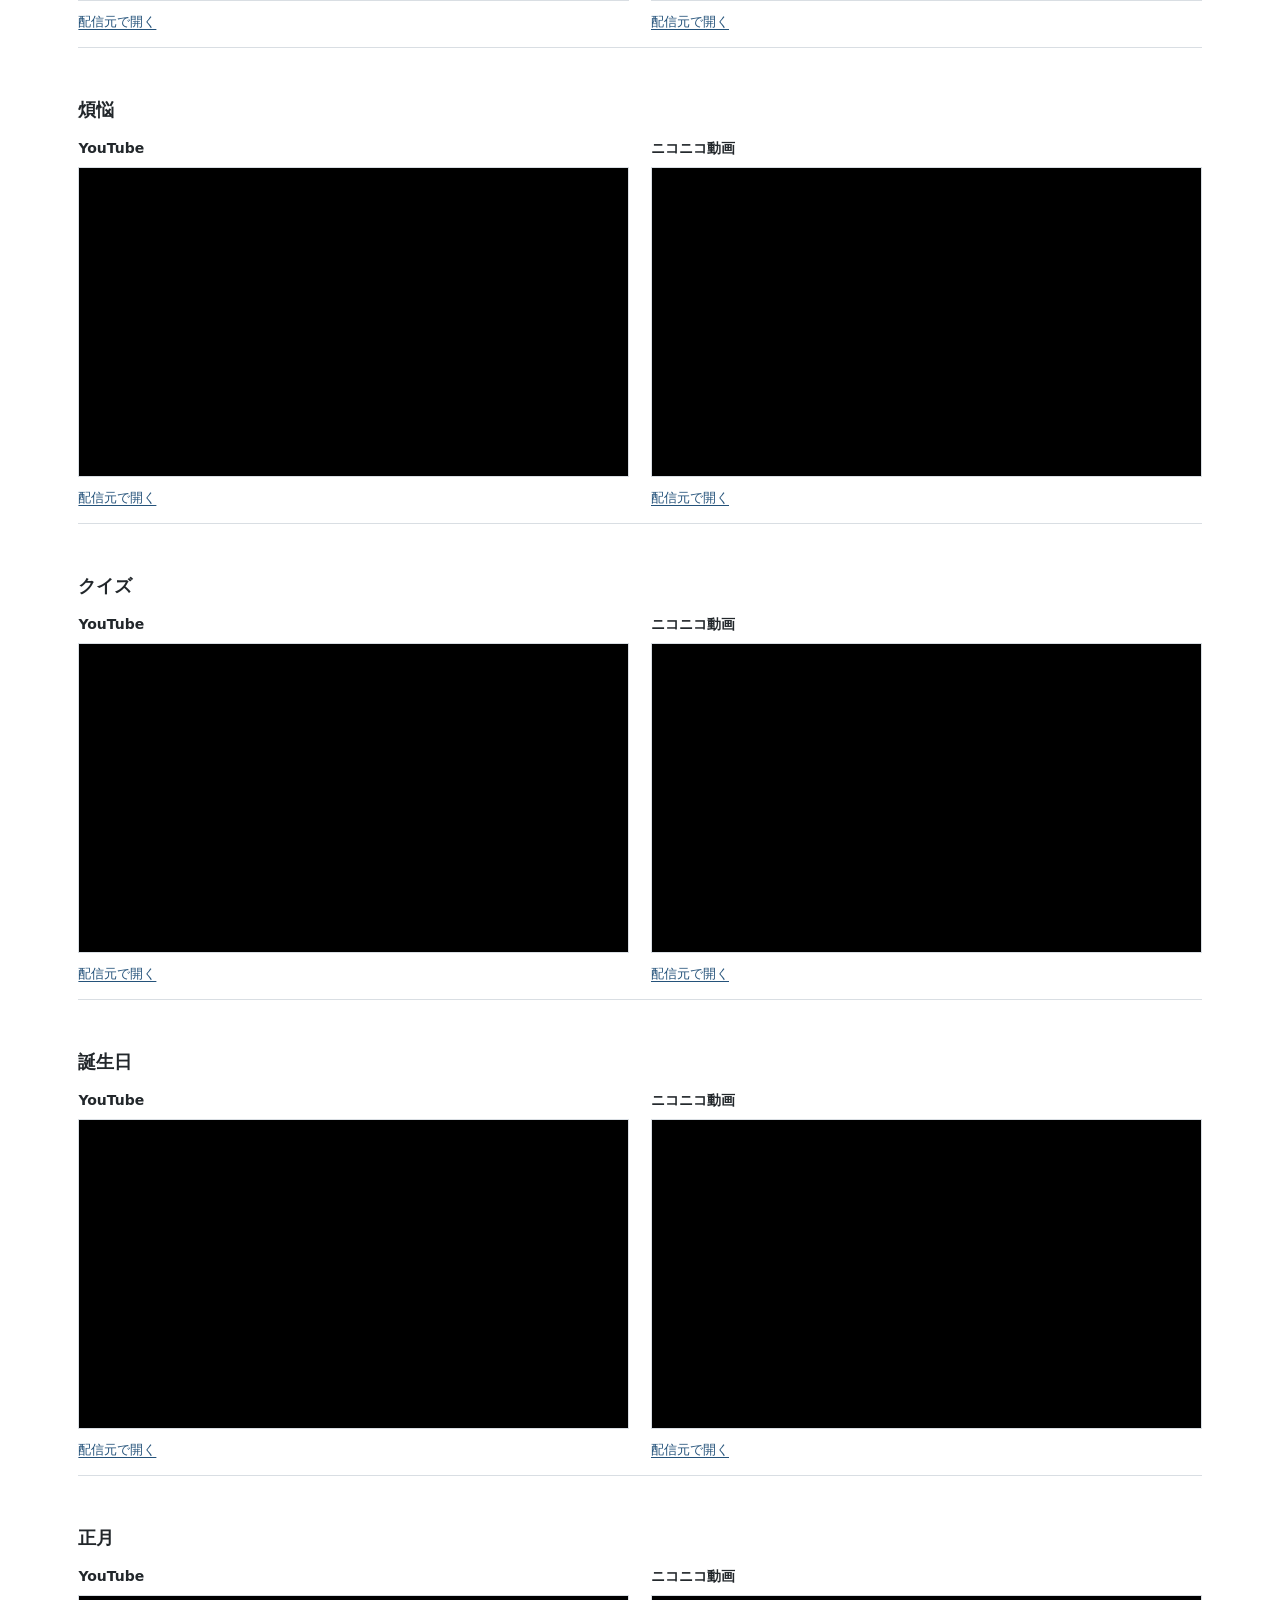
<file: works.html>
<!doctype html>
<html lang="ja">
<head>
  <meta charset="utf-8">
  <meta name="viewport" content="width=device-width, initial-scale=1">
  <meta name="theme-color" content="#ffffff">
  <meta name="description" content="創作キャラクターの紹介、登場作品、リンクをまとめた個人サイトです。">
  <title>創作サイト</title>
  <link rel="stylesheet" href="assets/theme.css">
  <link rel="stylesheet" href="assets/style.css">
  <script defer src="assets/data/site.js"></script>
  <script defer src="assets/data/characters.js"></script>
  <script defer src="assets/data/works.js"></script>
  <script defer src="assets/data/links.js"></script>
  <script defer src="assets/app.js"></script>
</head>
<body data-page="works" data-root="">
  <div class="site">
    <header class="header" id="site-header"></header>
    <main id="content"></main>
    <footer class="footer" id="site-footer"></footer>
  </div>
</body>
</html>
</file>
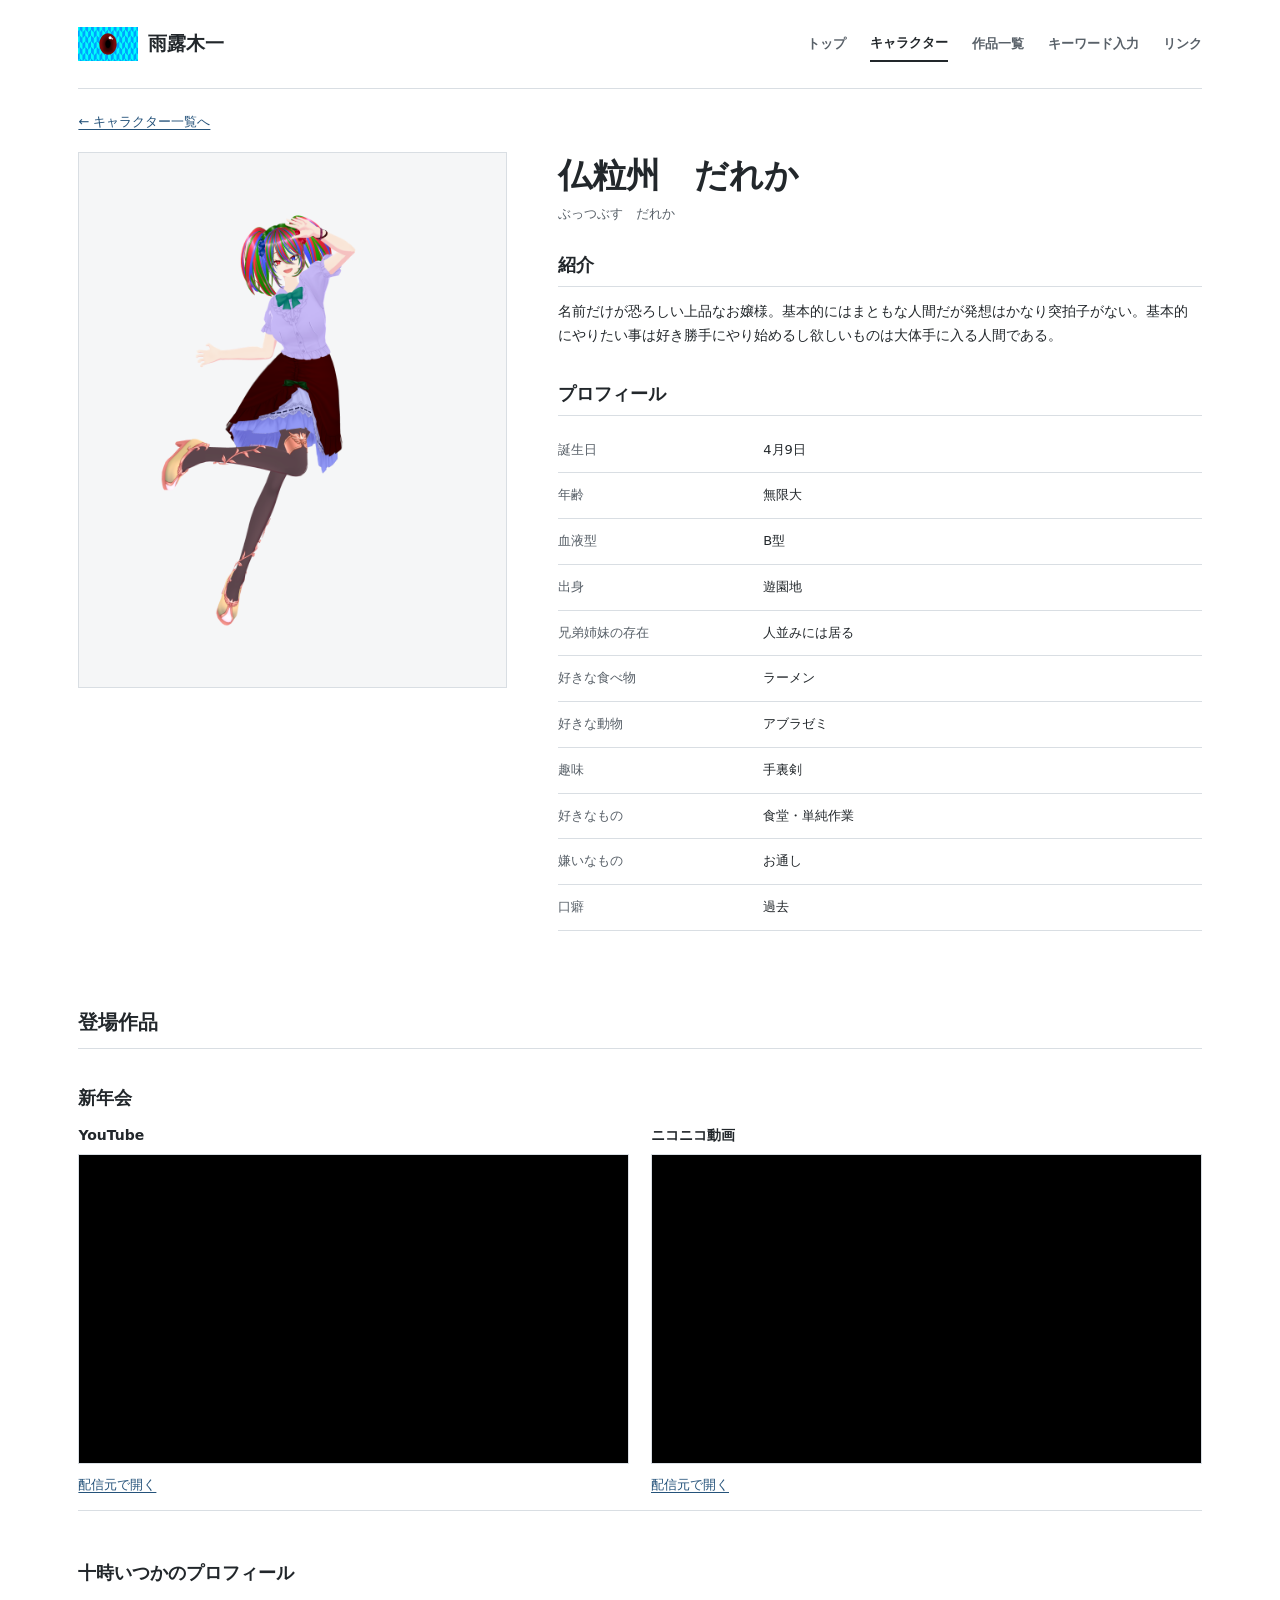
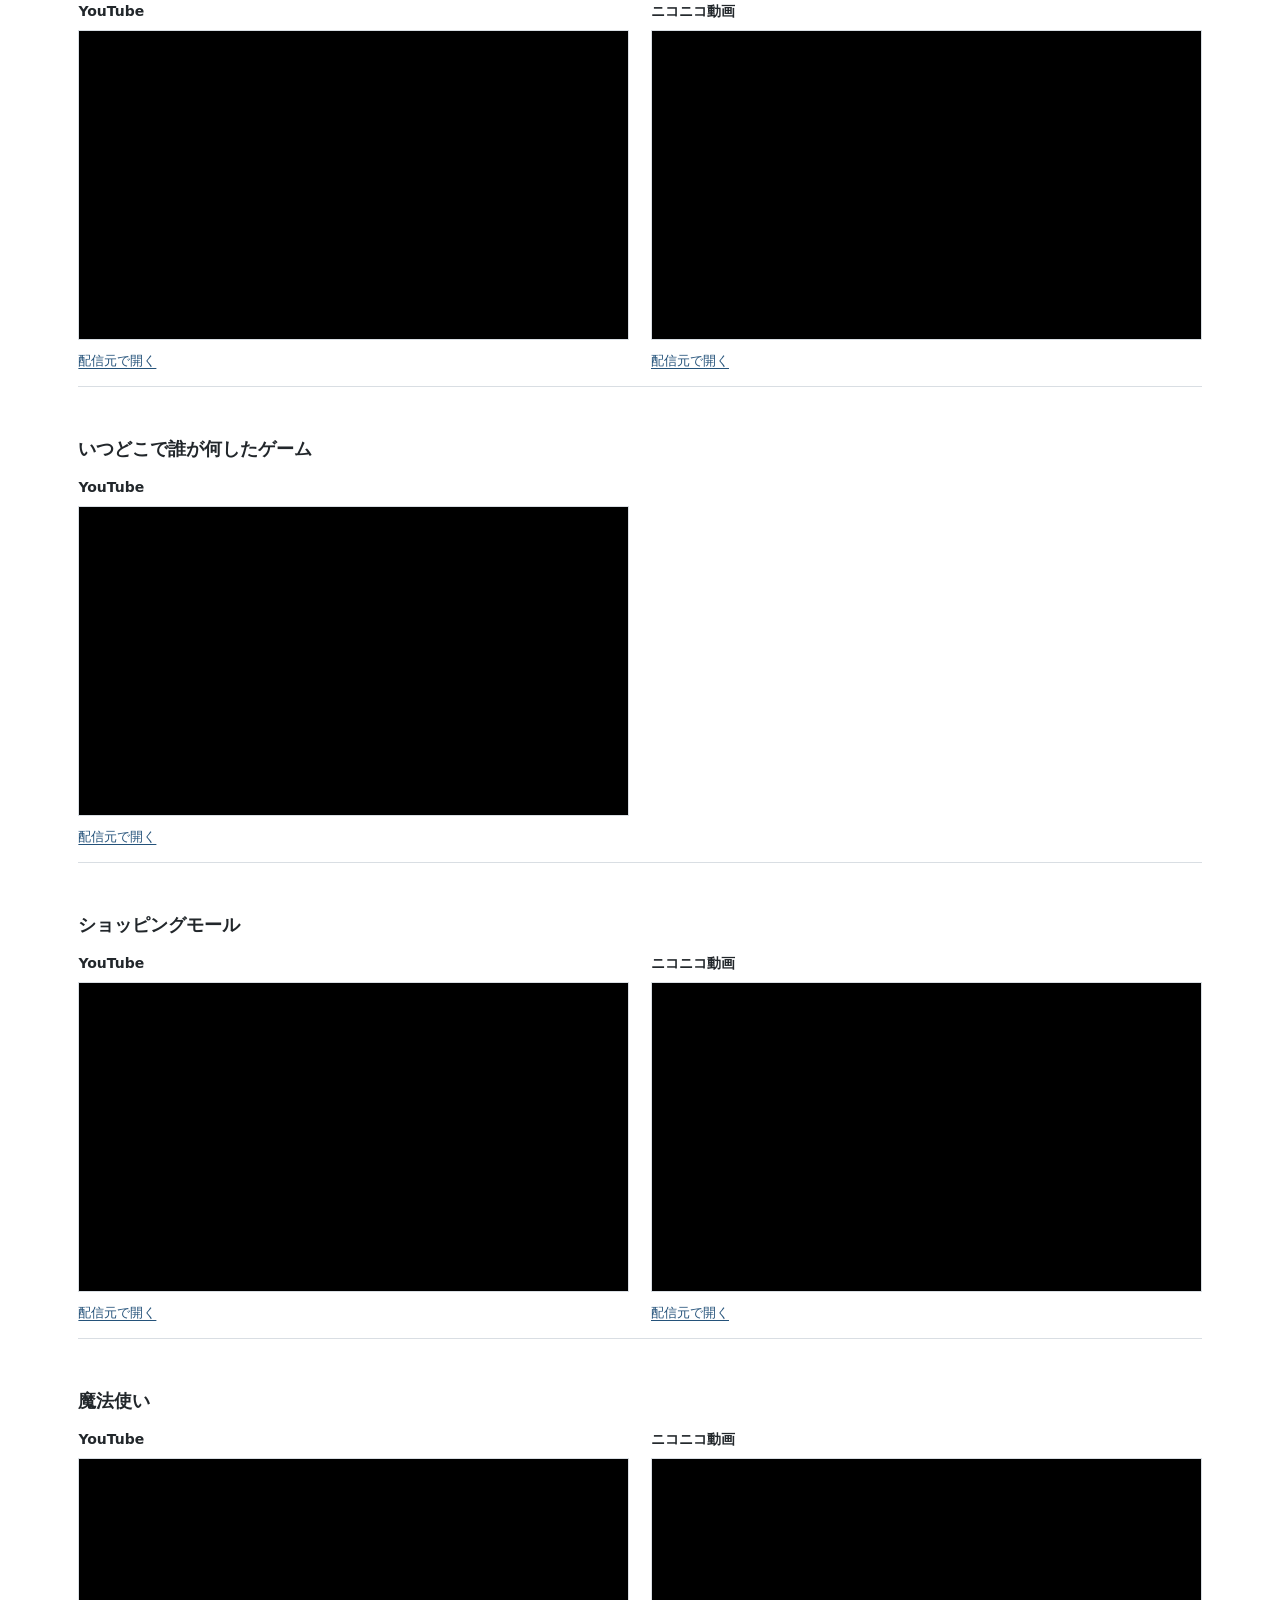
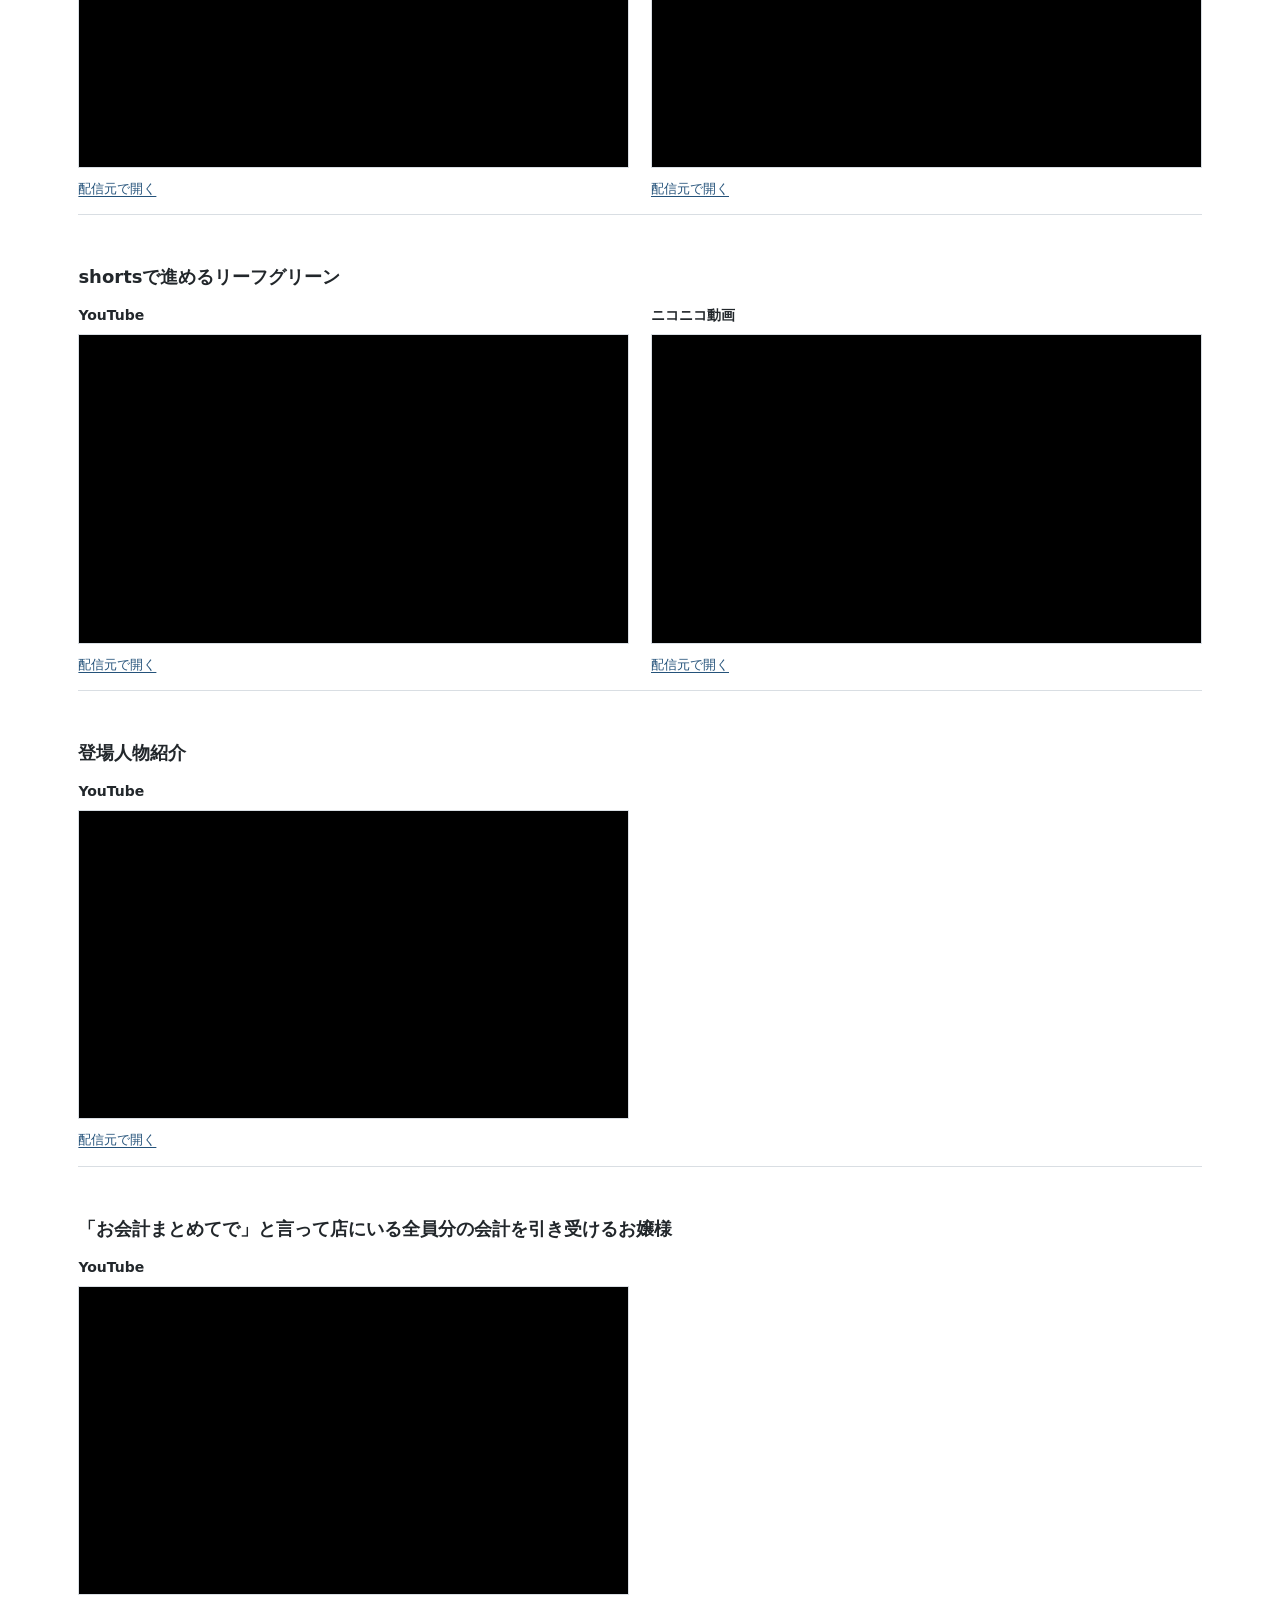
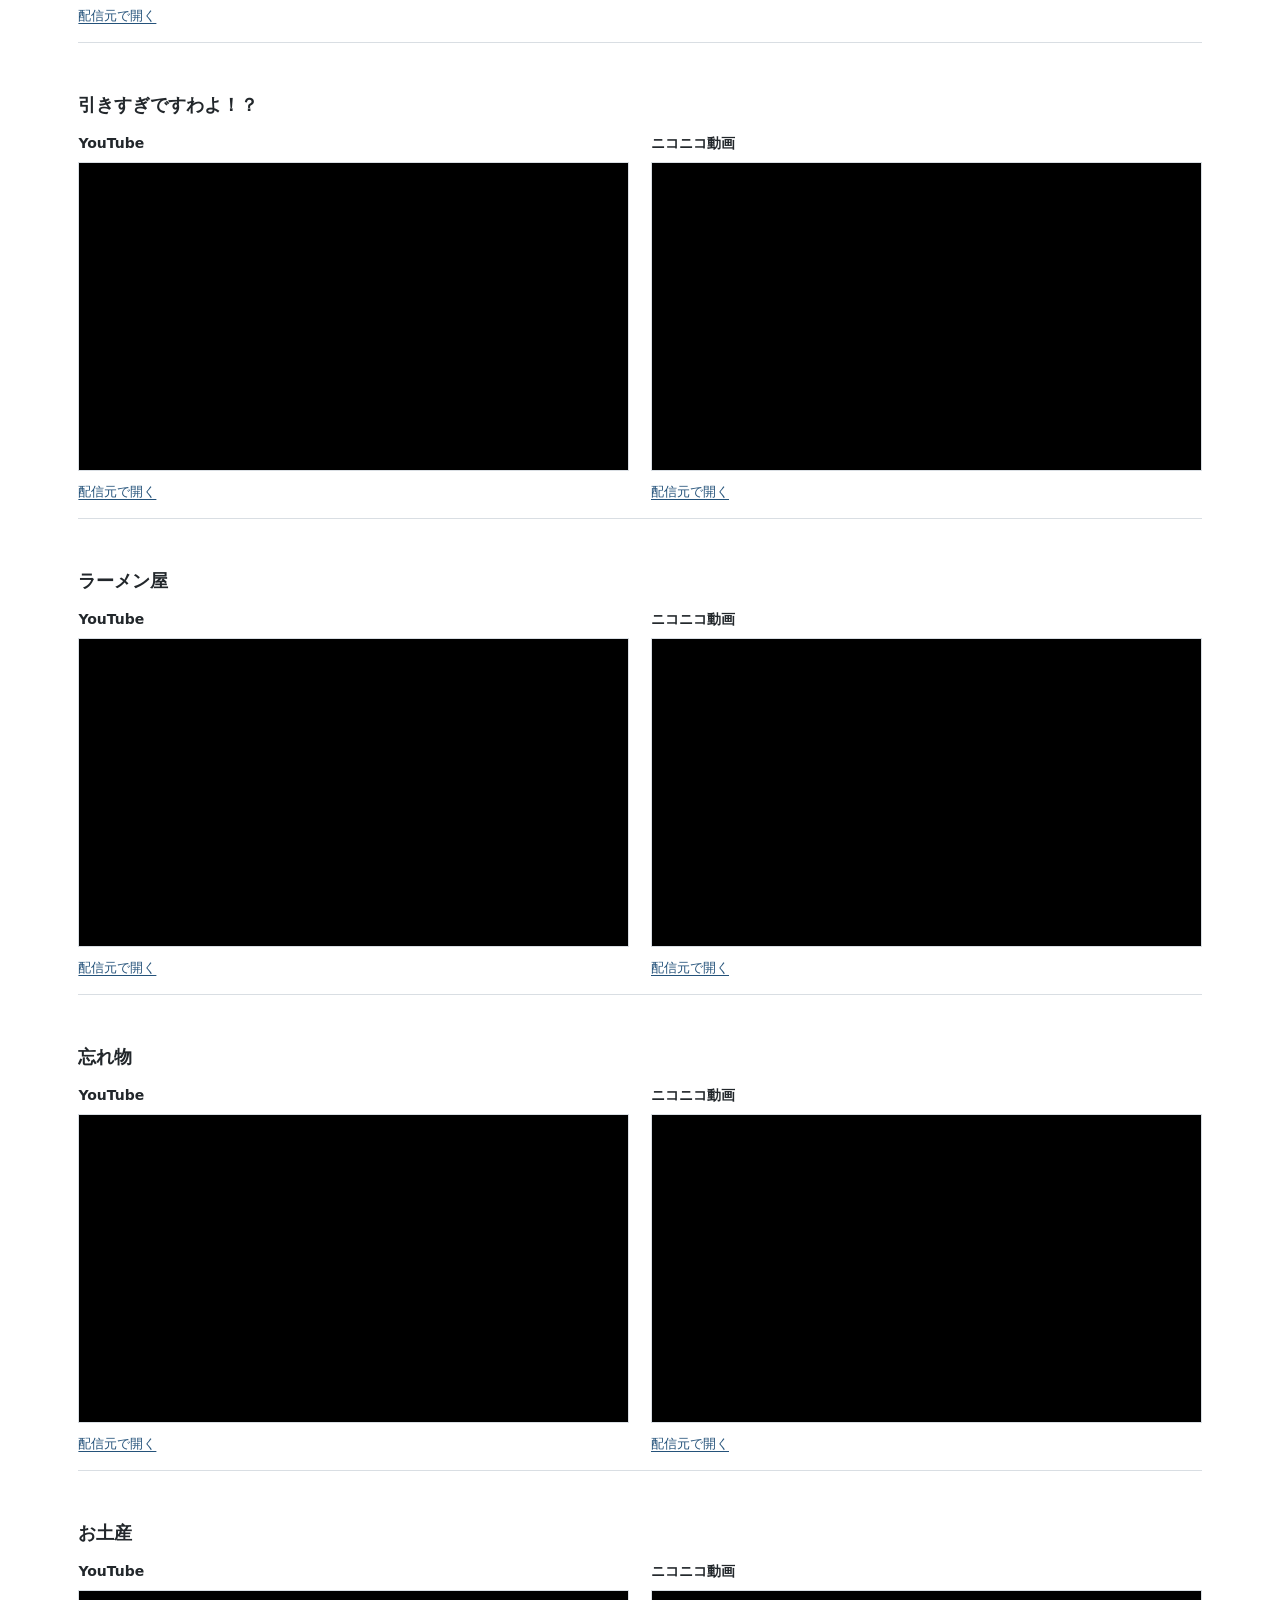
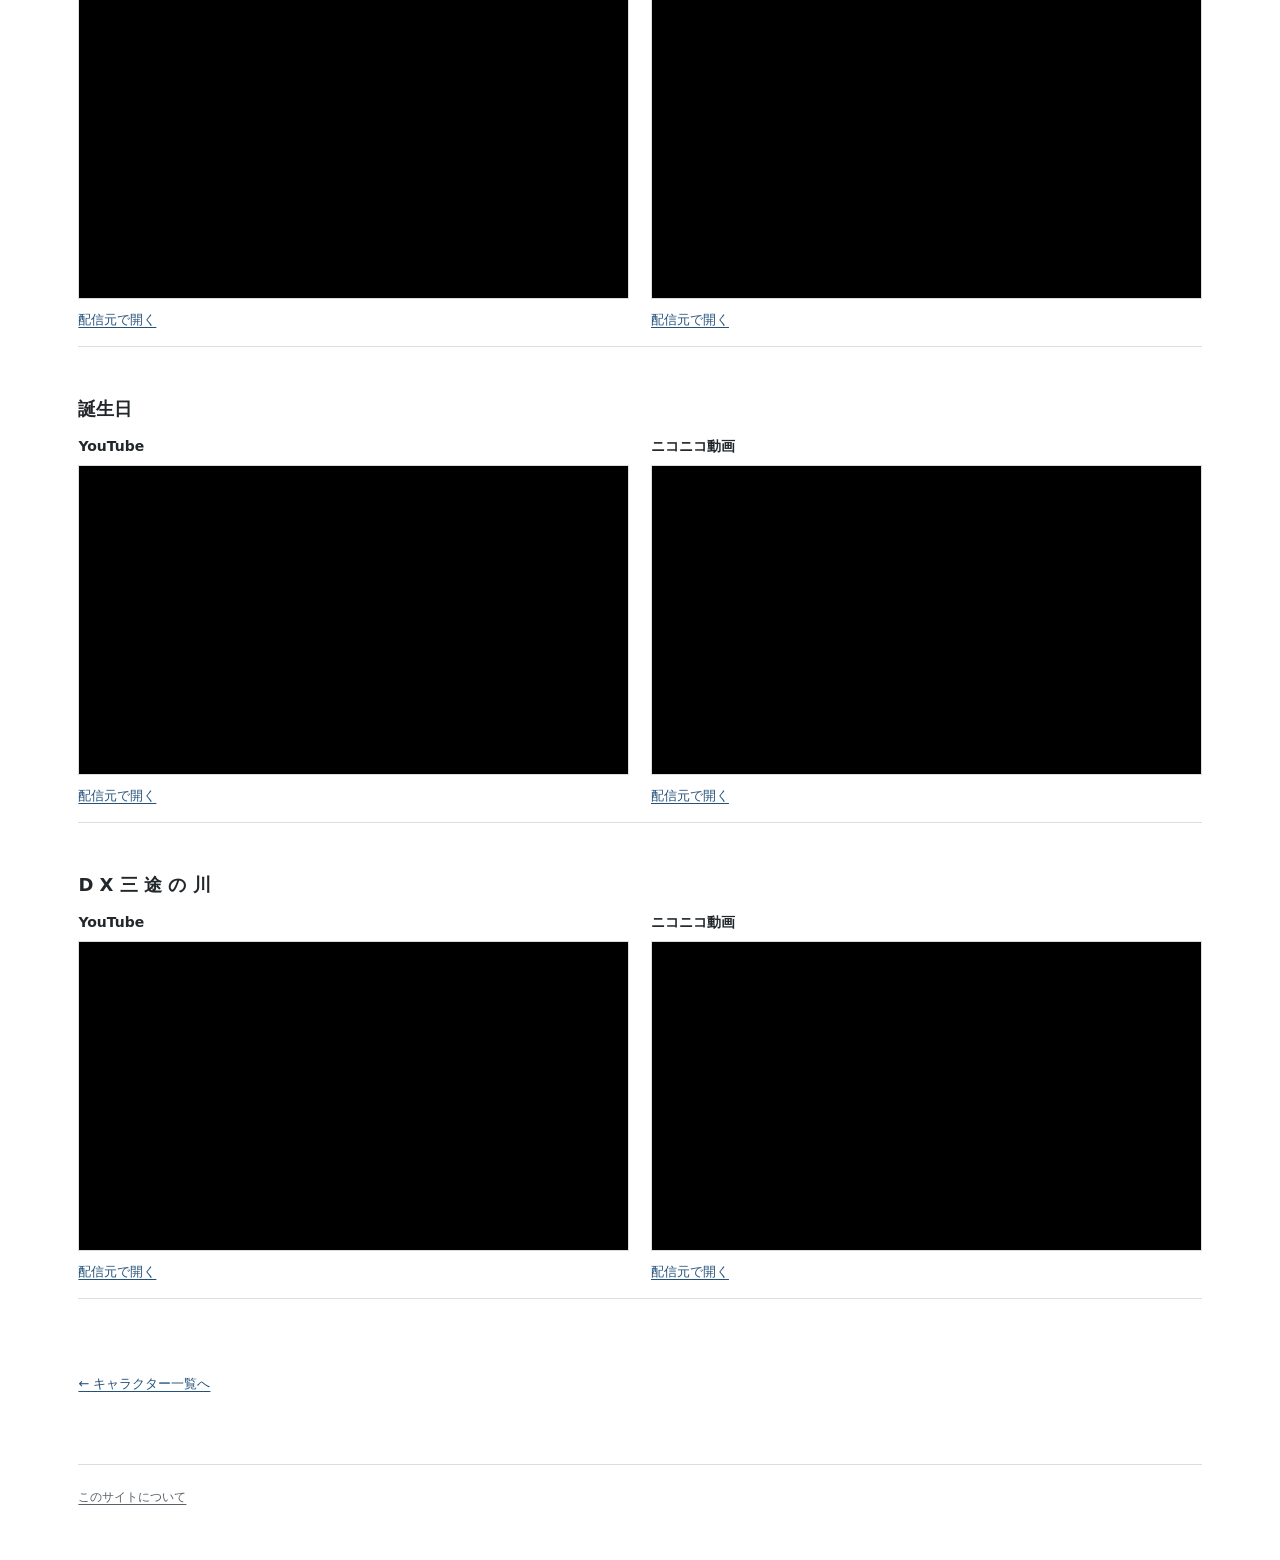
<file: character/dareka.html>
<!doctype html>
<html lang="ja">
<head>
  <meta charset="utf-8">
  <meta name="viewport" content="width=device-width, initial-scale=1">
  <meta name="theme-color" content="#ffffff">
  <meta name="description" content="創作キャラクターの紹介、登場作品、リンクをまとめた個人サイトです。">
  <title>創作サイト</title>
  <link rel="stylesheet" href="../assets/theme.css">
  <link rel="stylesheet" href="../assets/style.css">
  <script defer src="../assets/data/site.js"></script>
  <script defer src="../assets/data/characters.js"></script>
  <script defer src="../assets/data/works.js"></script>
  <script defer src="../assets/data/links.js"></script>
  <script defer src="../assets/app.js"></script>
</head>
<body data-page="character" data-root="../" data-character="dareka">
  <div class="site">
    <header class="header" id="site-header"></header>
    <main id="content"></main>
    <footer class="footer" id="site-footer"></footer>
  </div>
</body>
</html>
</file>
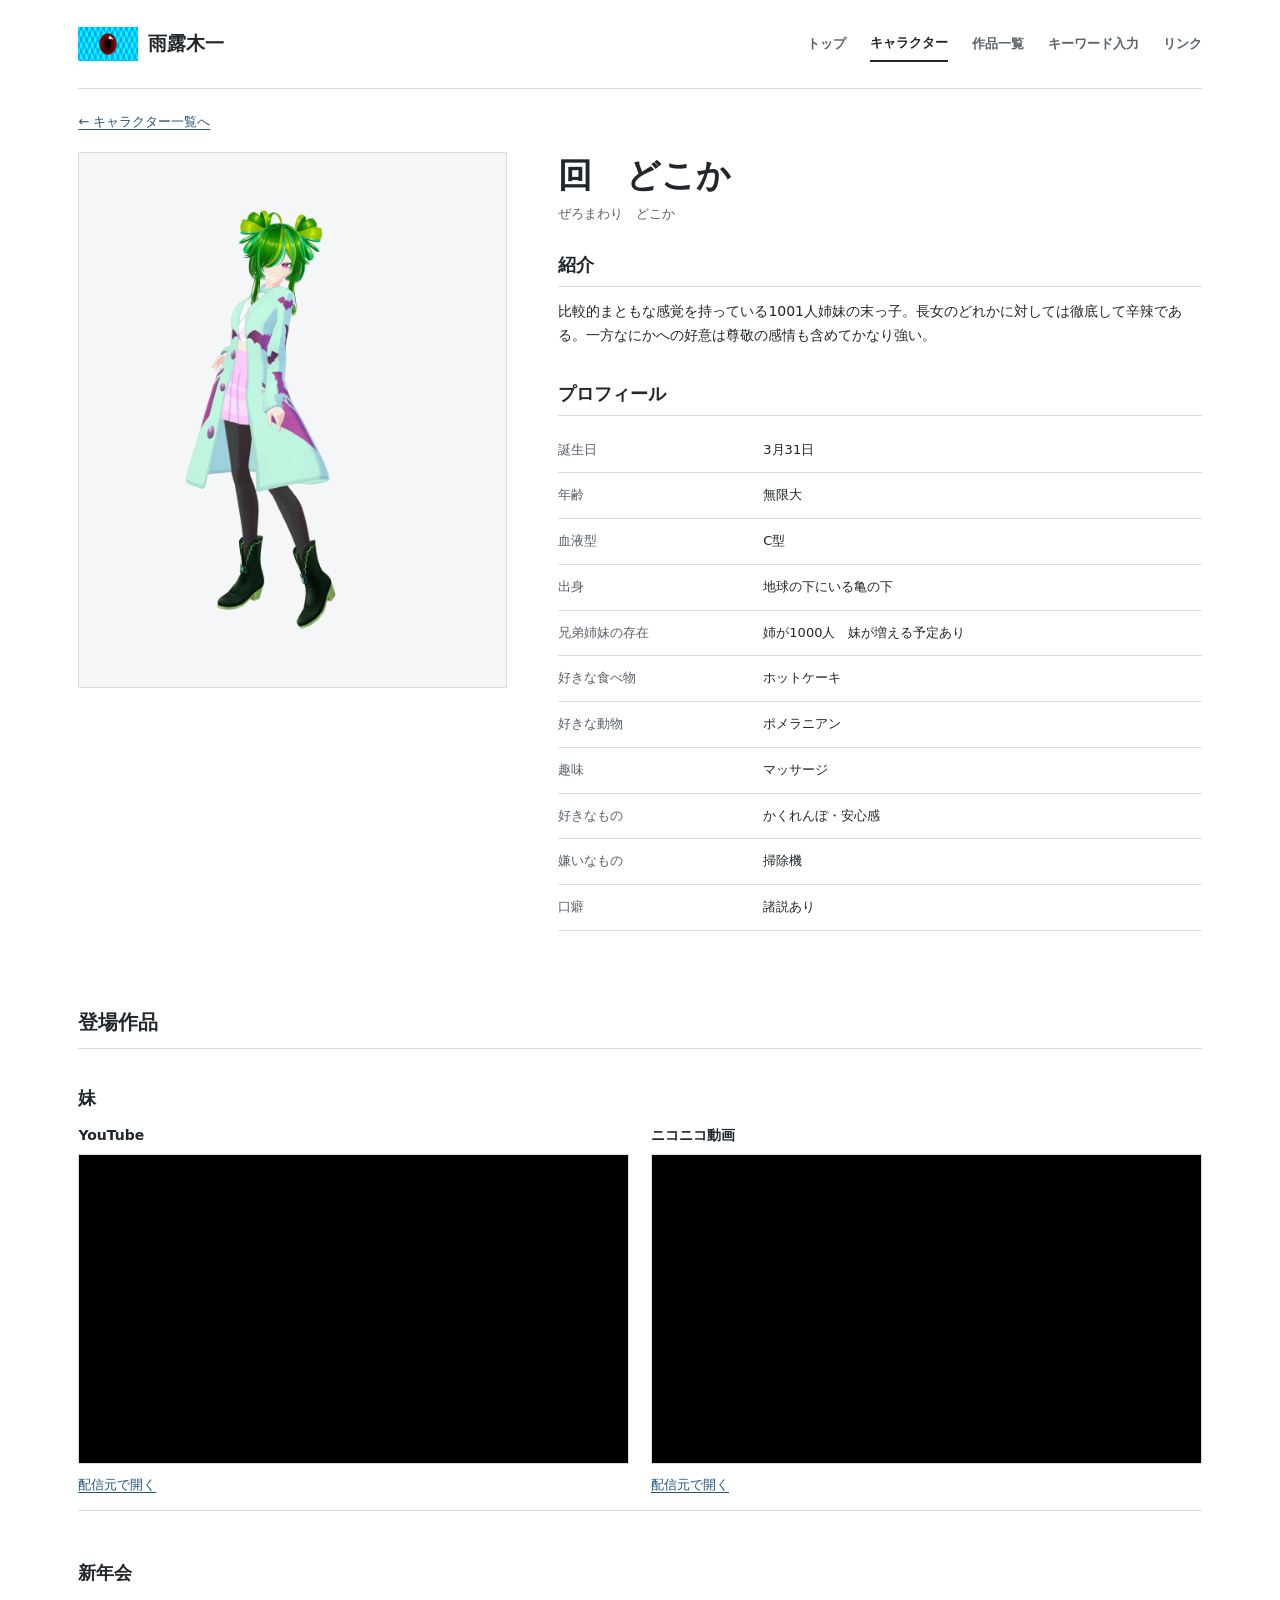
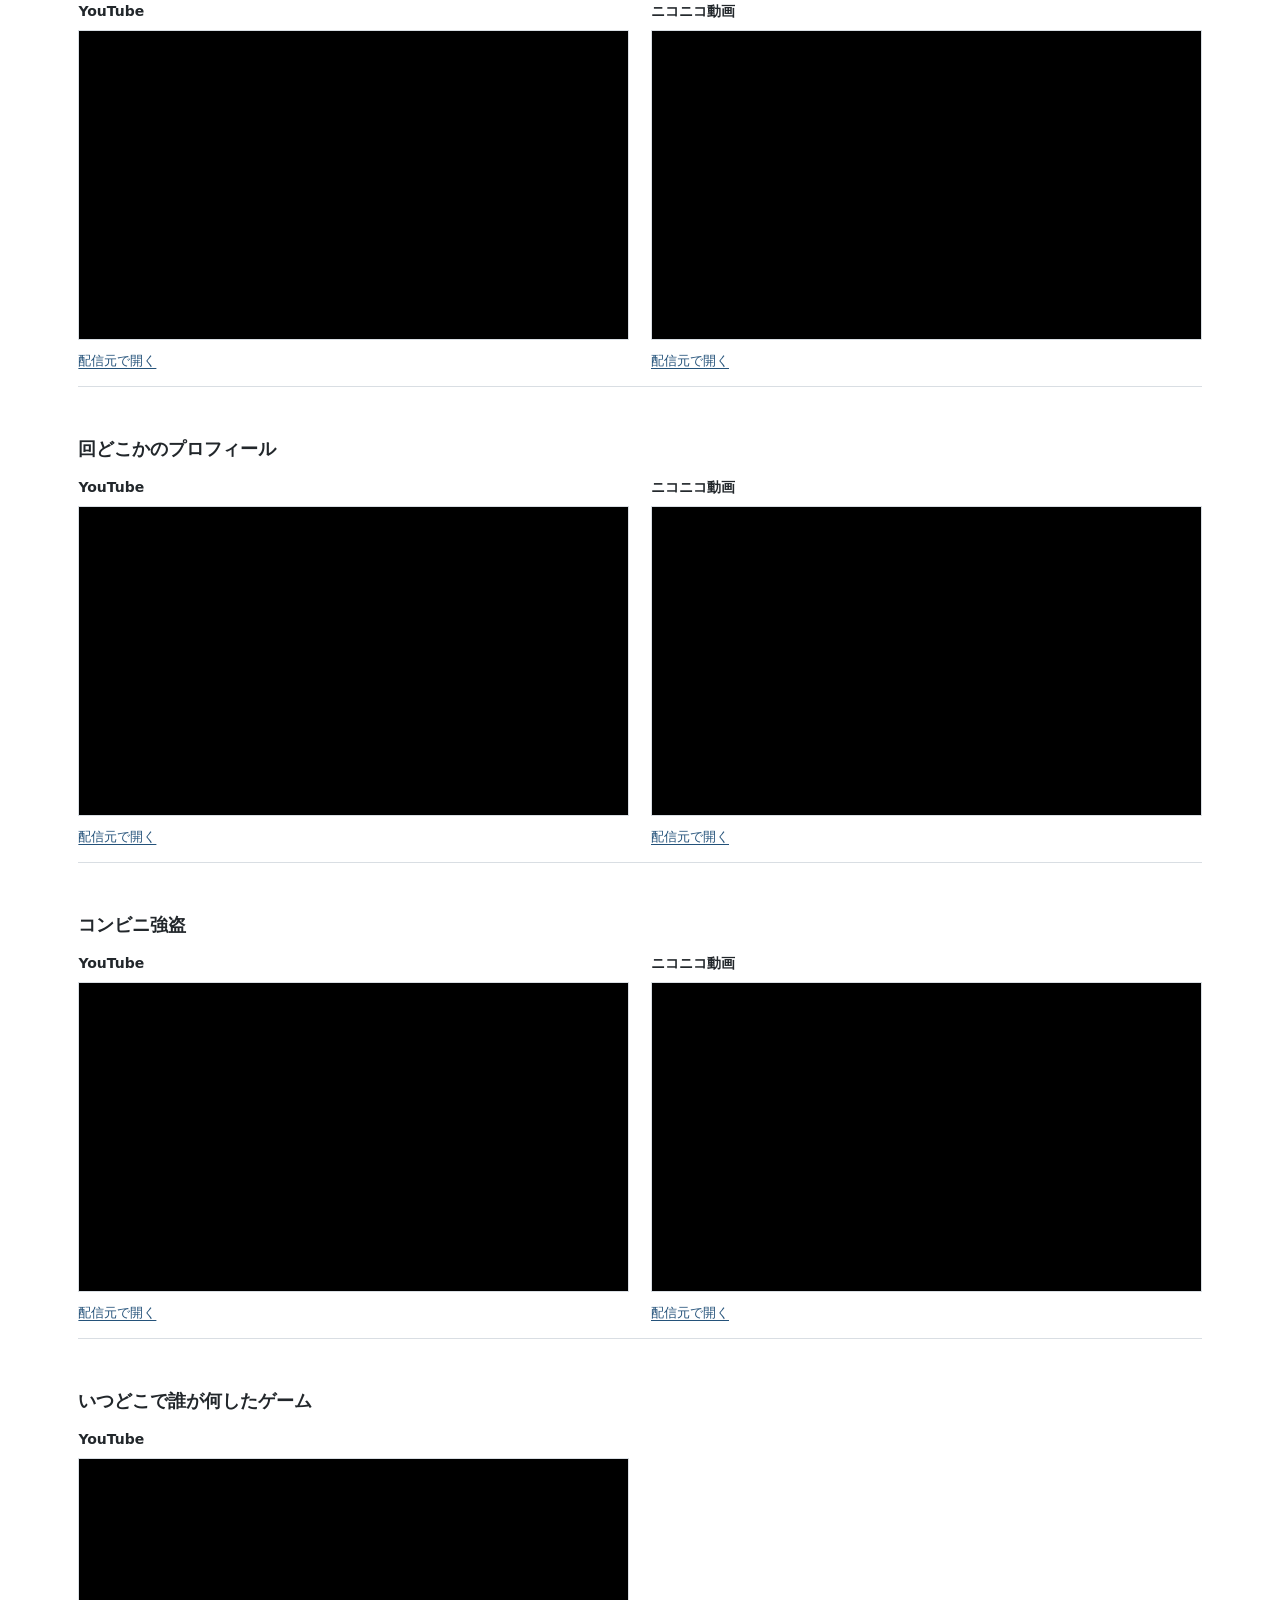
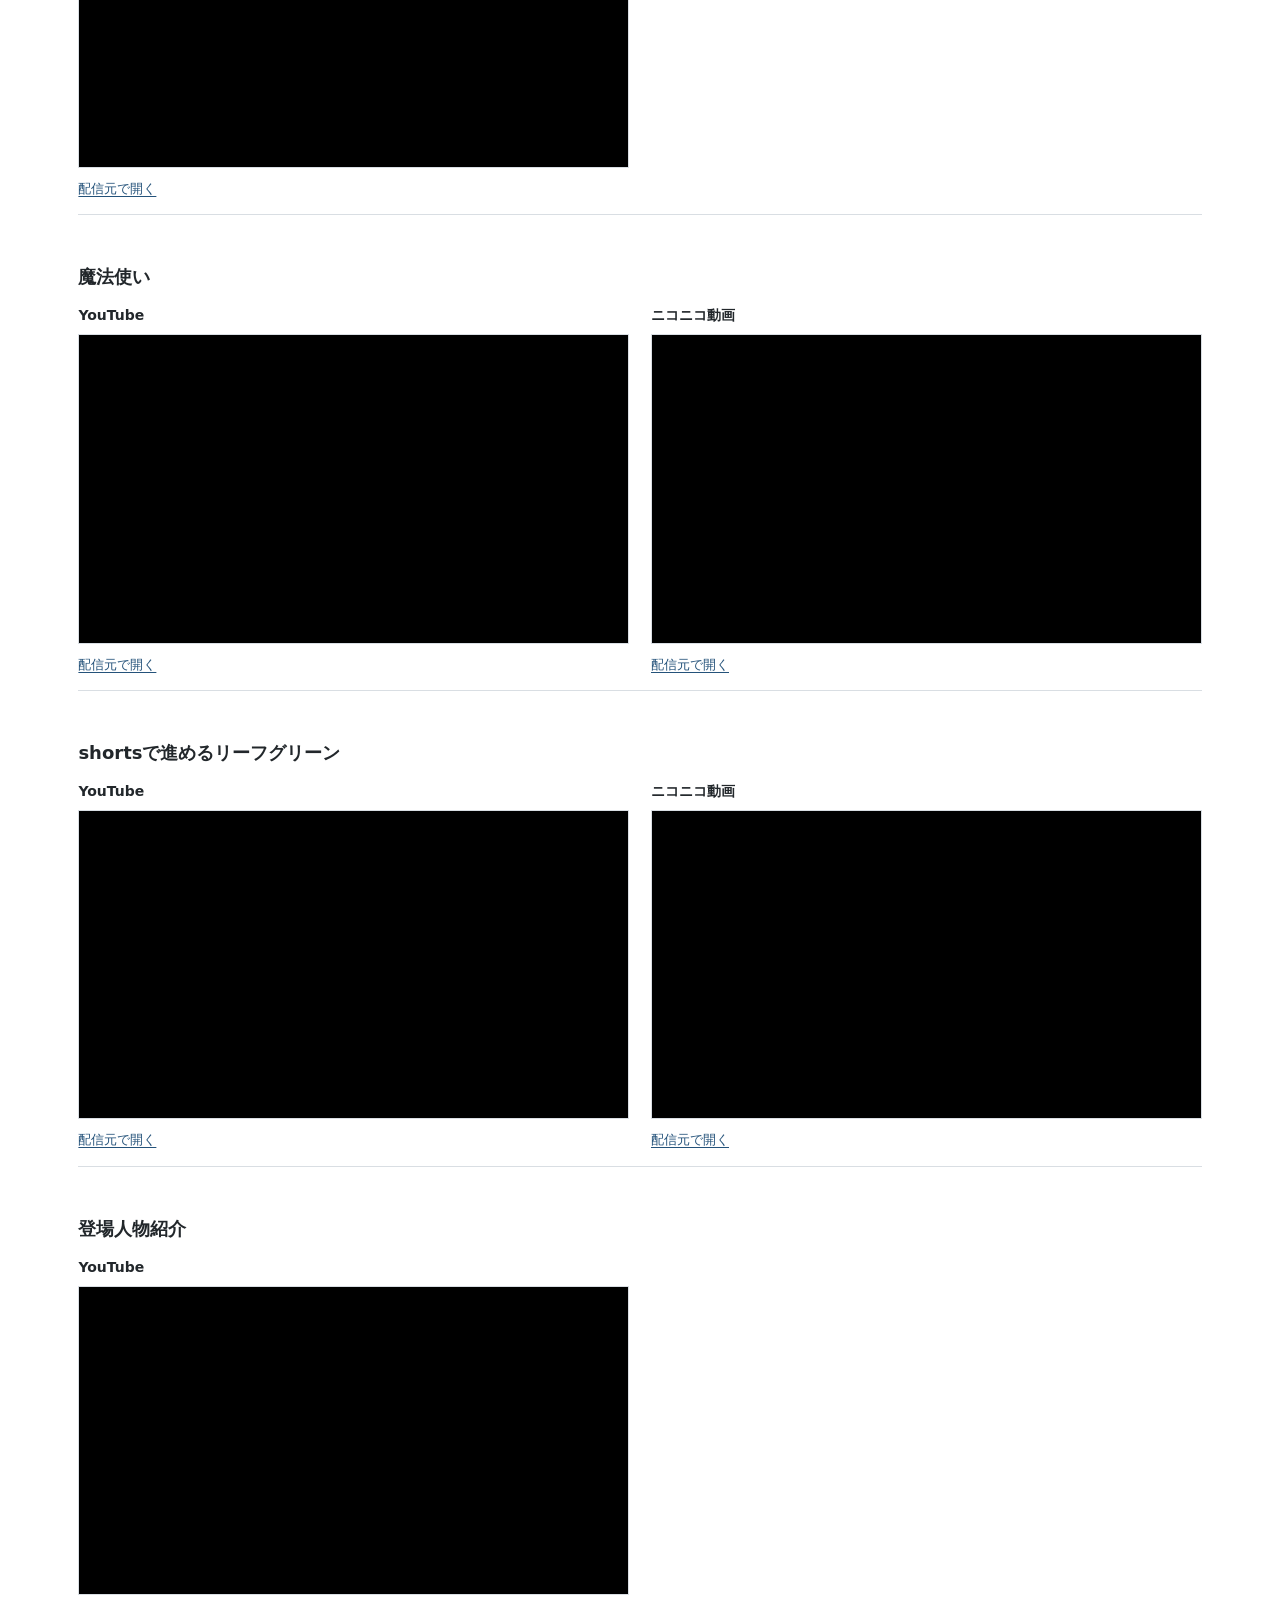
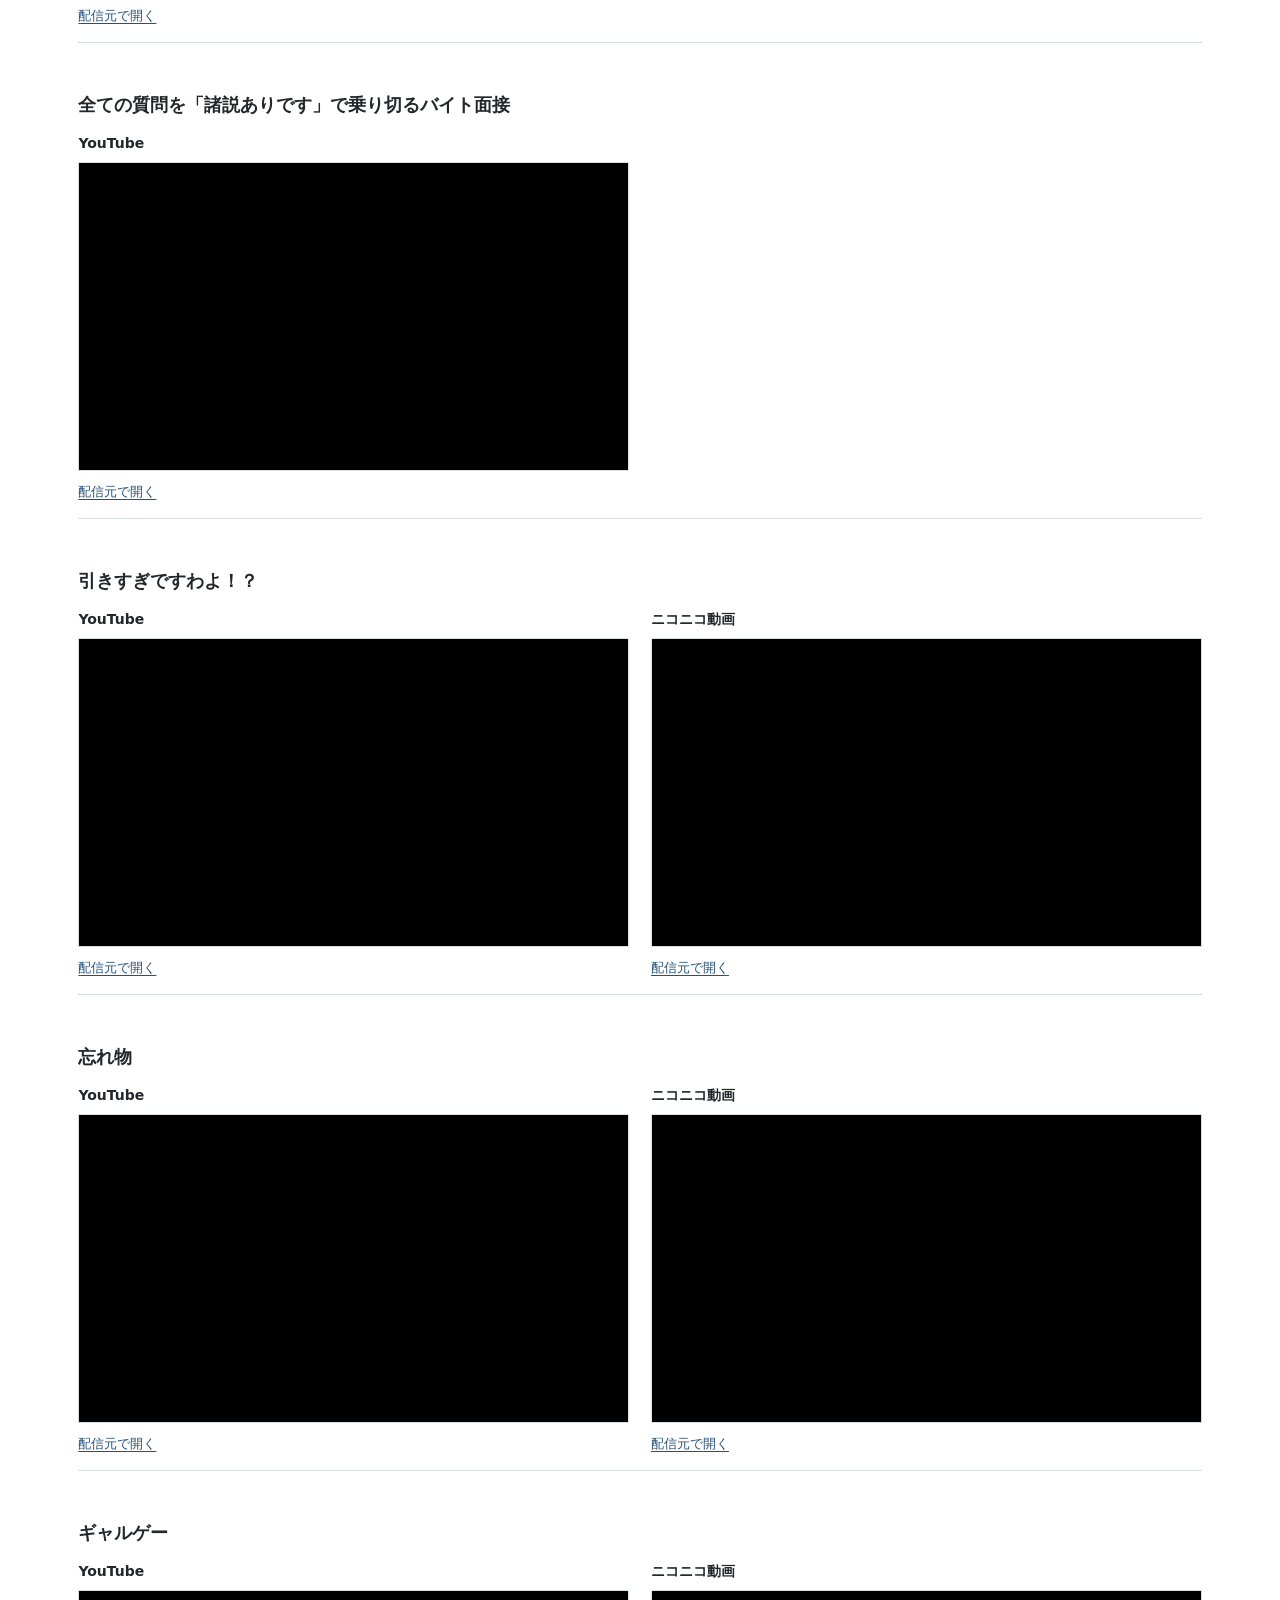
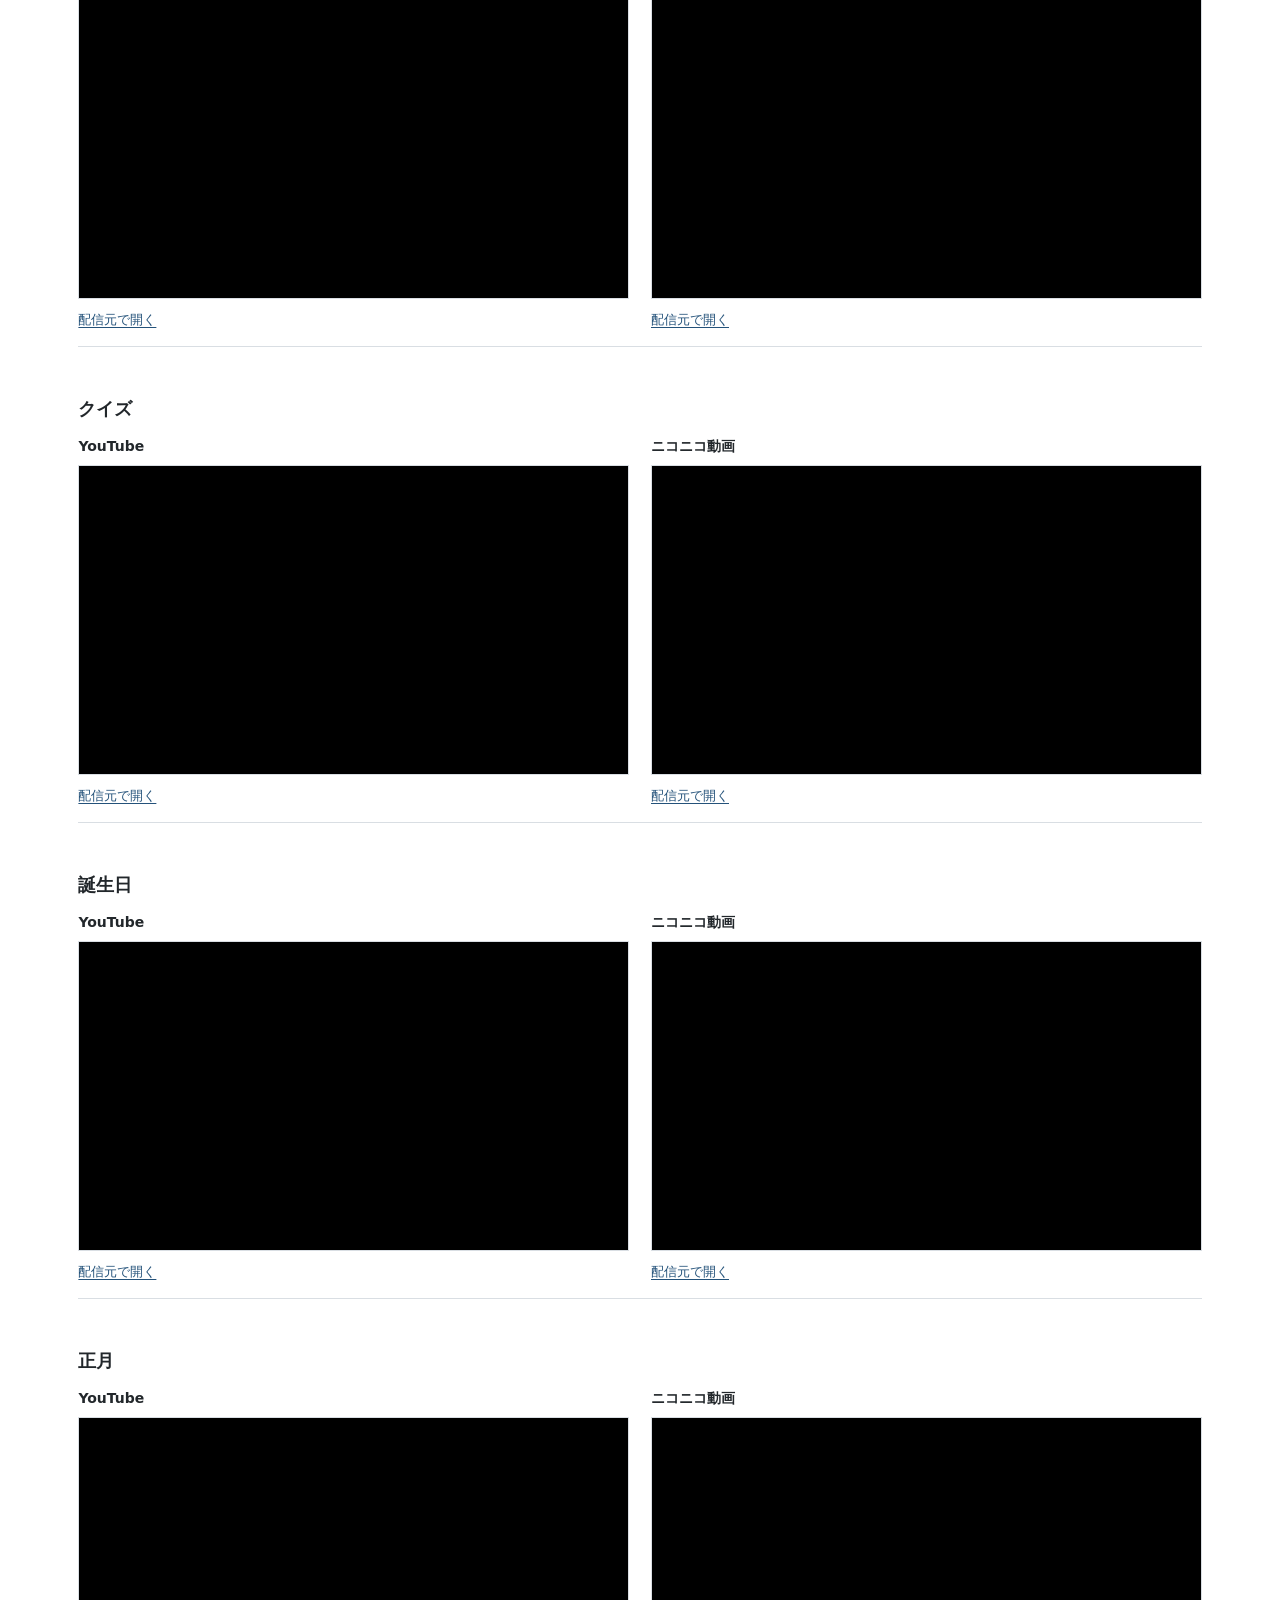
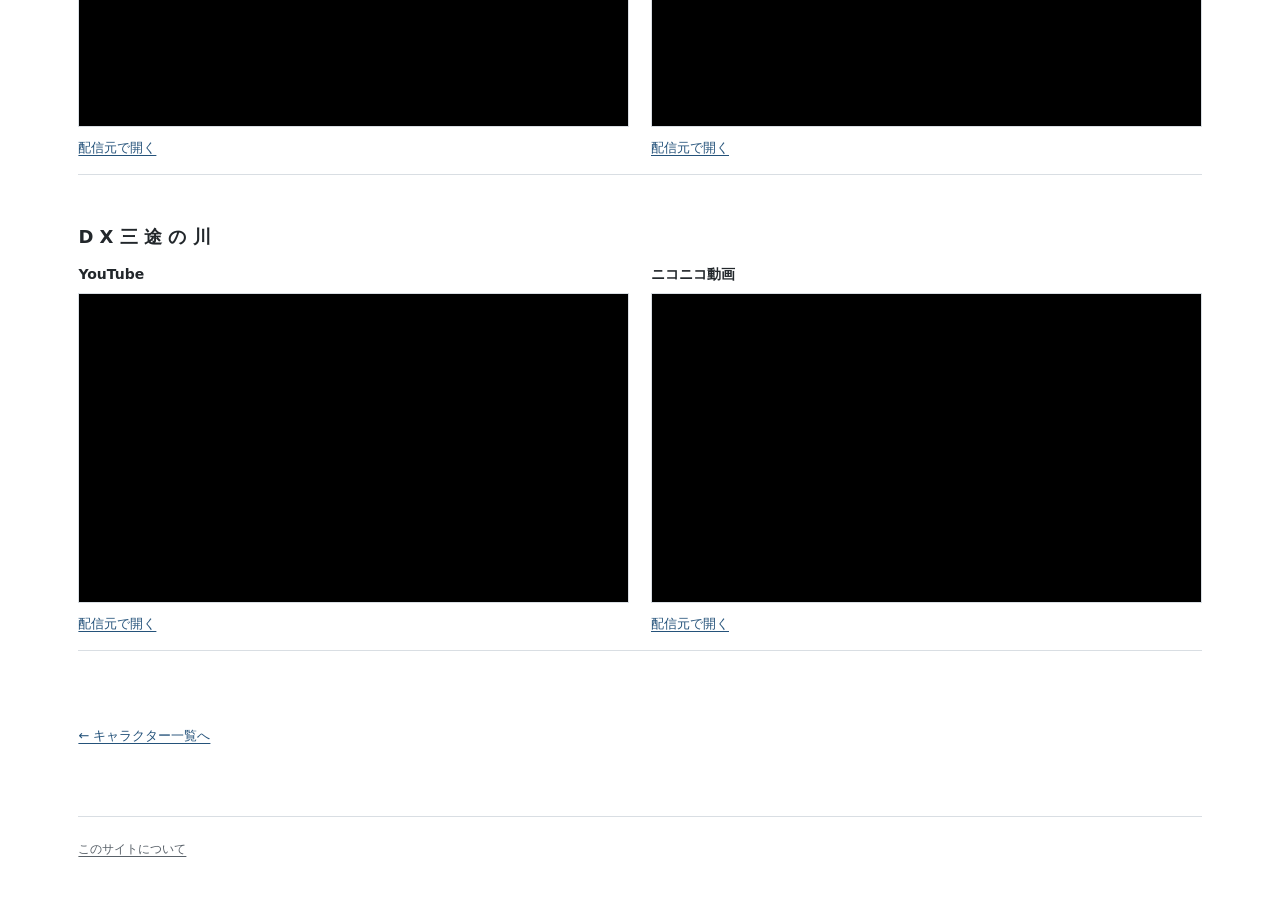
<file: character/dokoka.html>
<!doctype html>
<html lang="ja">
<head>
  <meta charset="utf-8">
  <meta name="viewport" content="width=device-width, initial-scale=1">
  <meta name="theme-color" content="#ffffff">
  <meta name="description" content="創作キャラクターの紹介、登場作品、リンクをまとめた個人サイトです。">
  <title>創作サイト</title>
  <link rel="stylesheet" href="../assets/theme.css">
  <link rel="stylesheet" href="../assets/style.css">
  <script defer src="../assets/data/site.js"></script>
  <script defer src="../assets/data/characters.js"></script>
  <script defer src="../assets/data/works.js"></script>
  <script defer src="../assets/data/links.js"></script>
  <script defer src="../assets/app.js"></script>
</head>
<body data-page="character" data-root="../" data-character="dokoka">
  <div class="site">
    <header class="header" id="site-header"></header>
    <main id="content"></main>
    <footer class="footer" id="site-footer"></footer>
  </div>
</body>
</html>
</file>
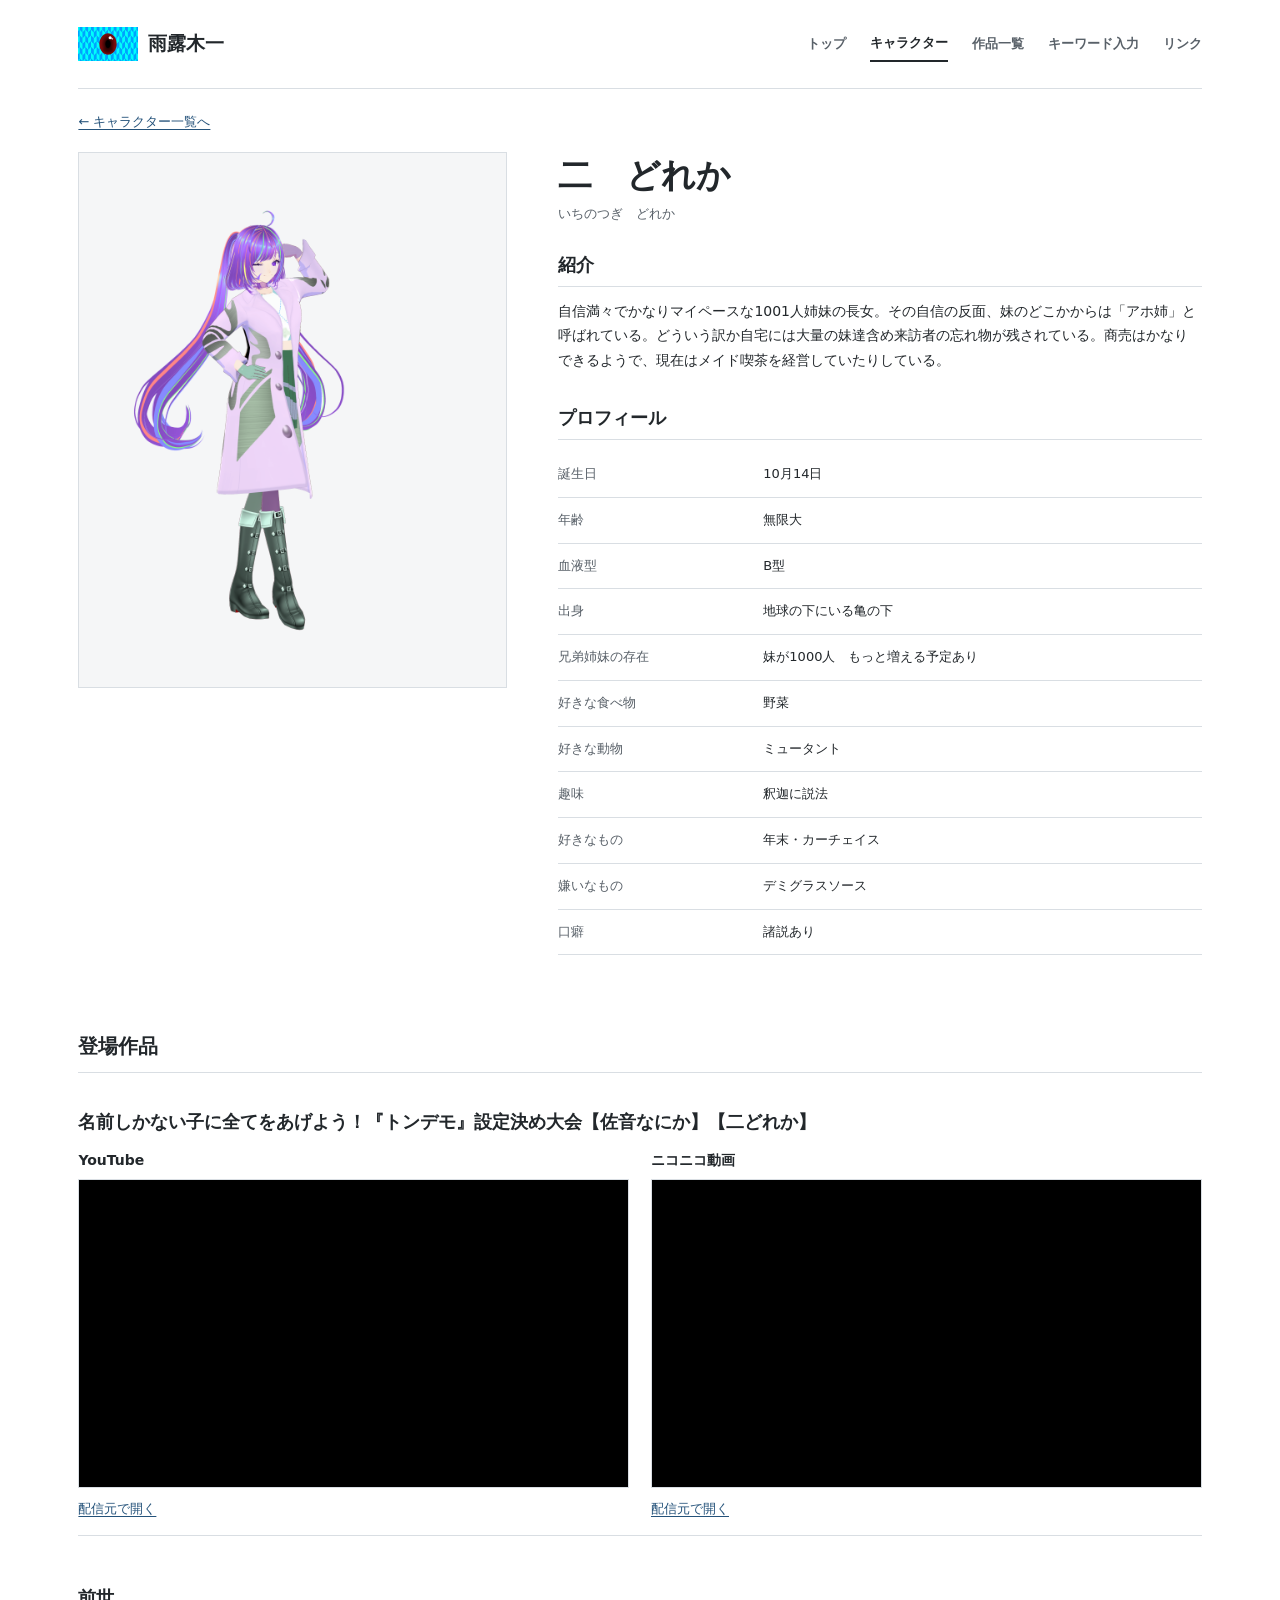
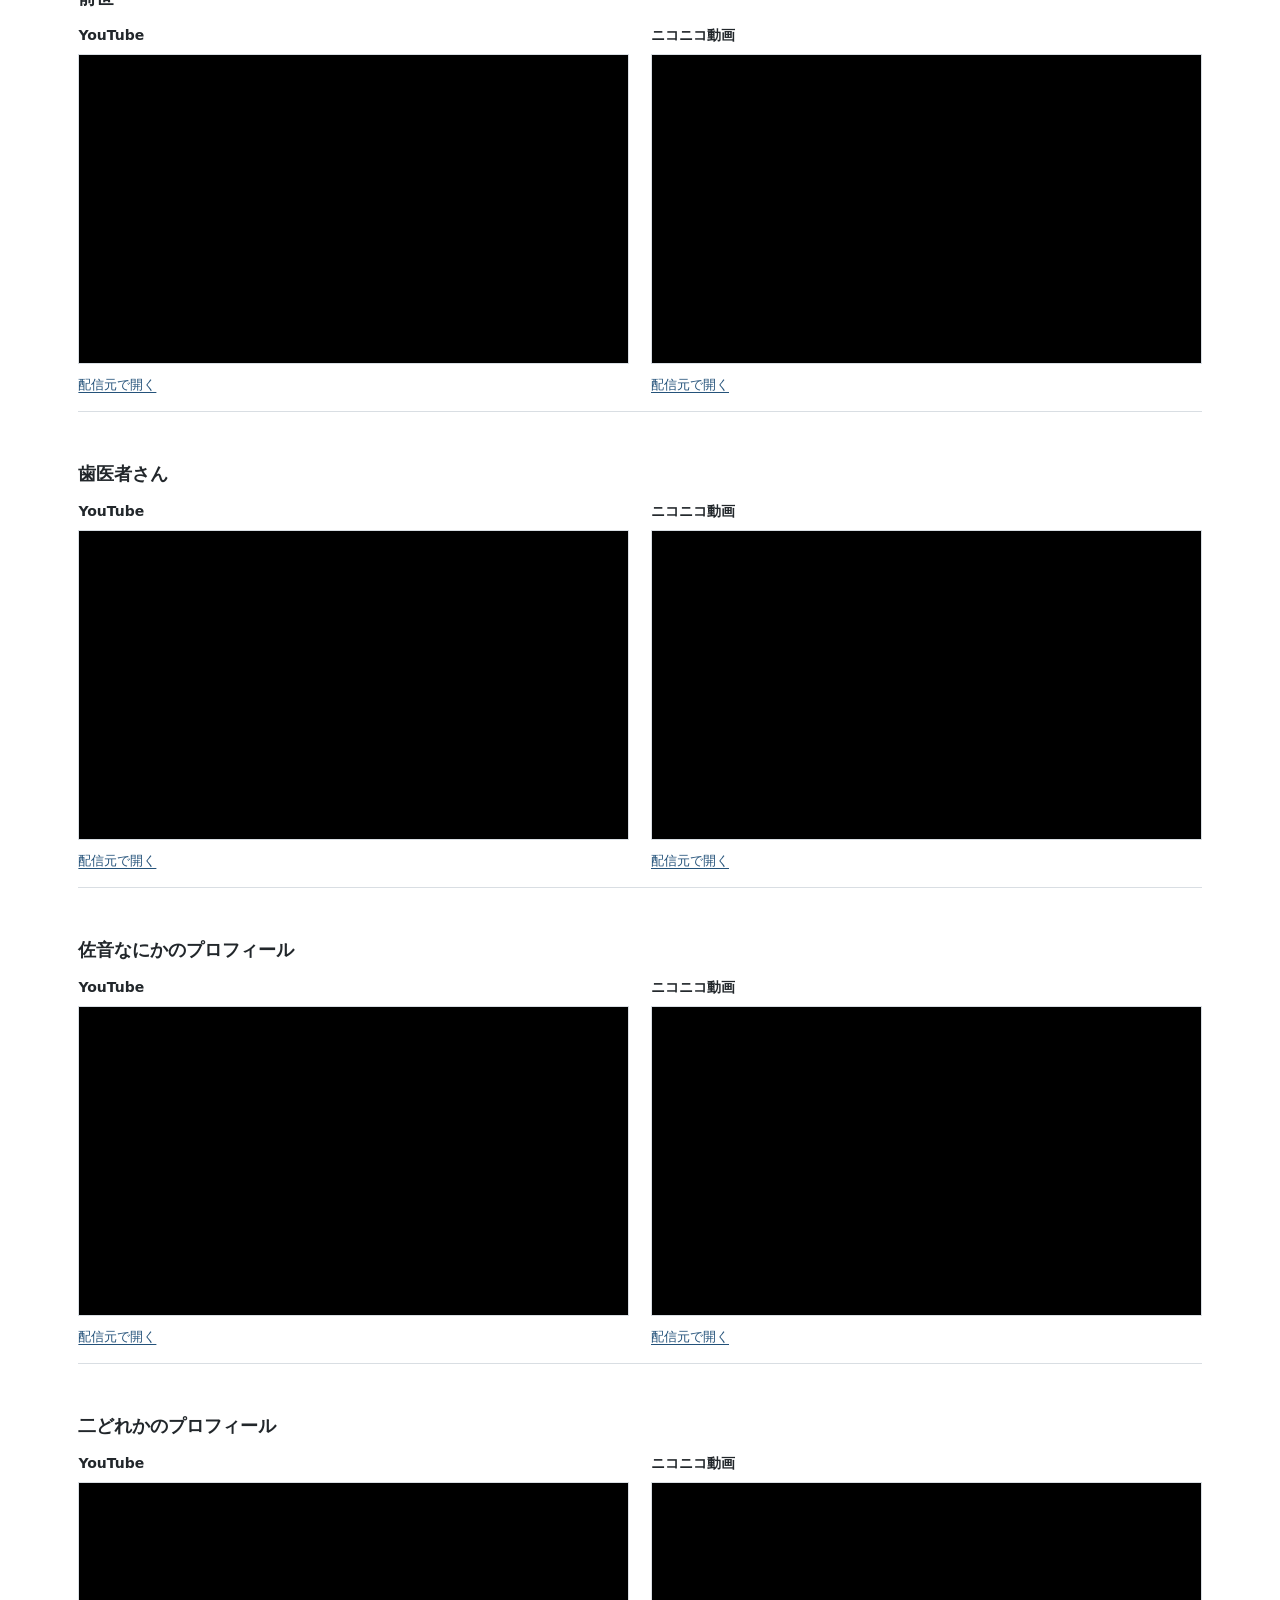
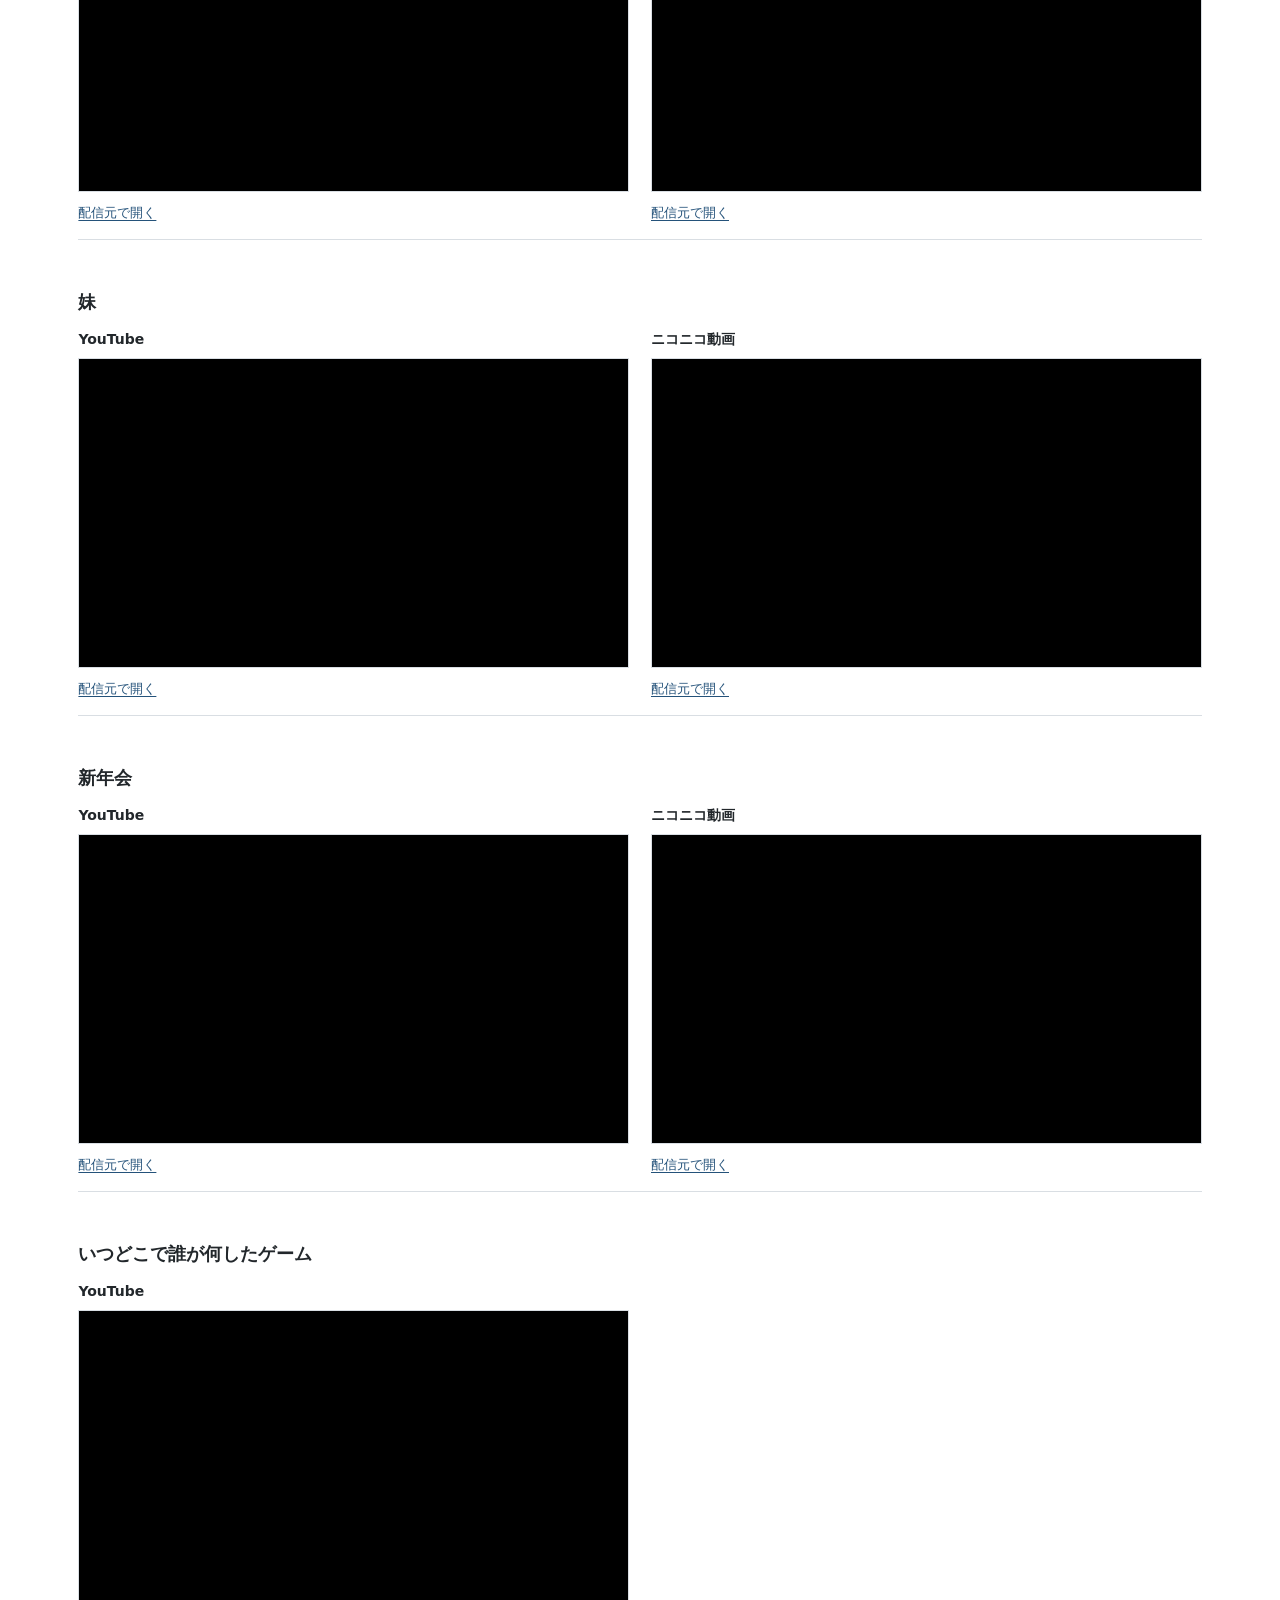
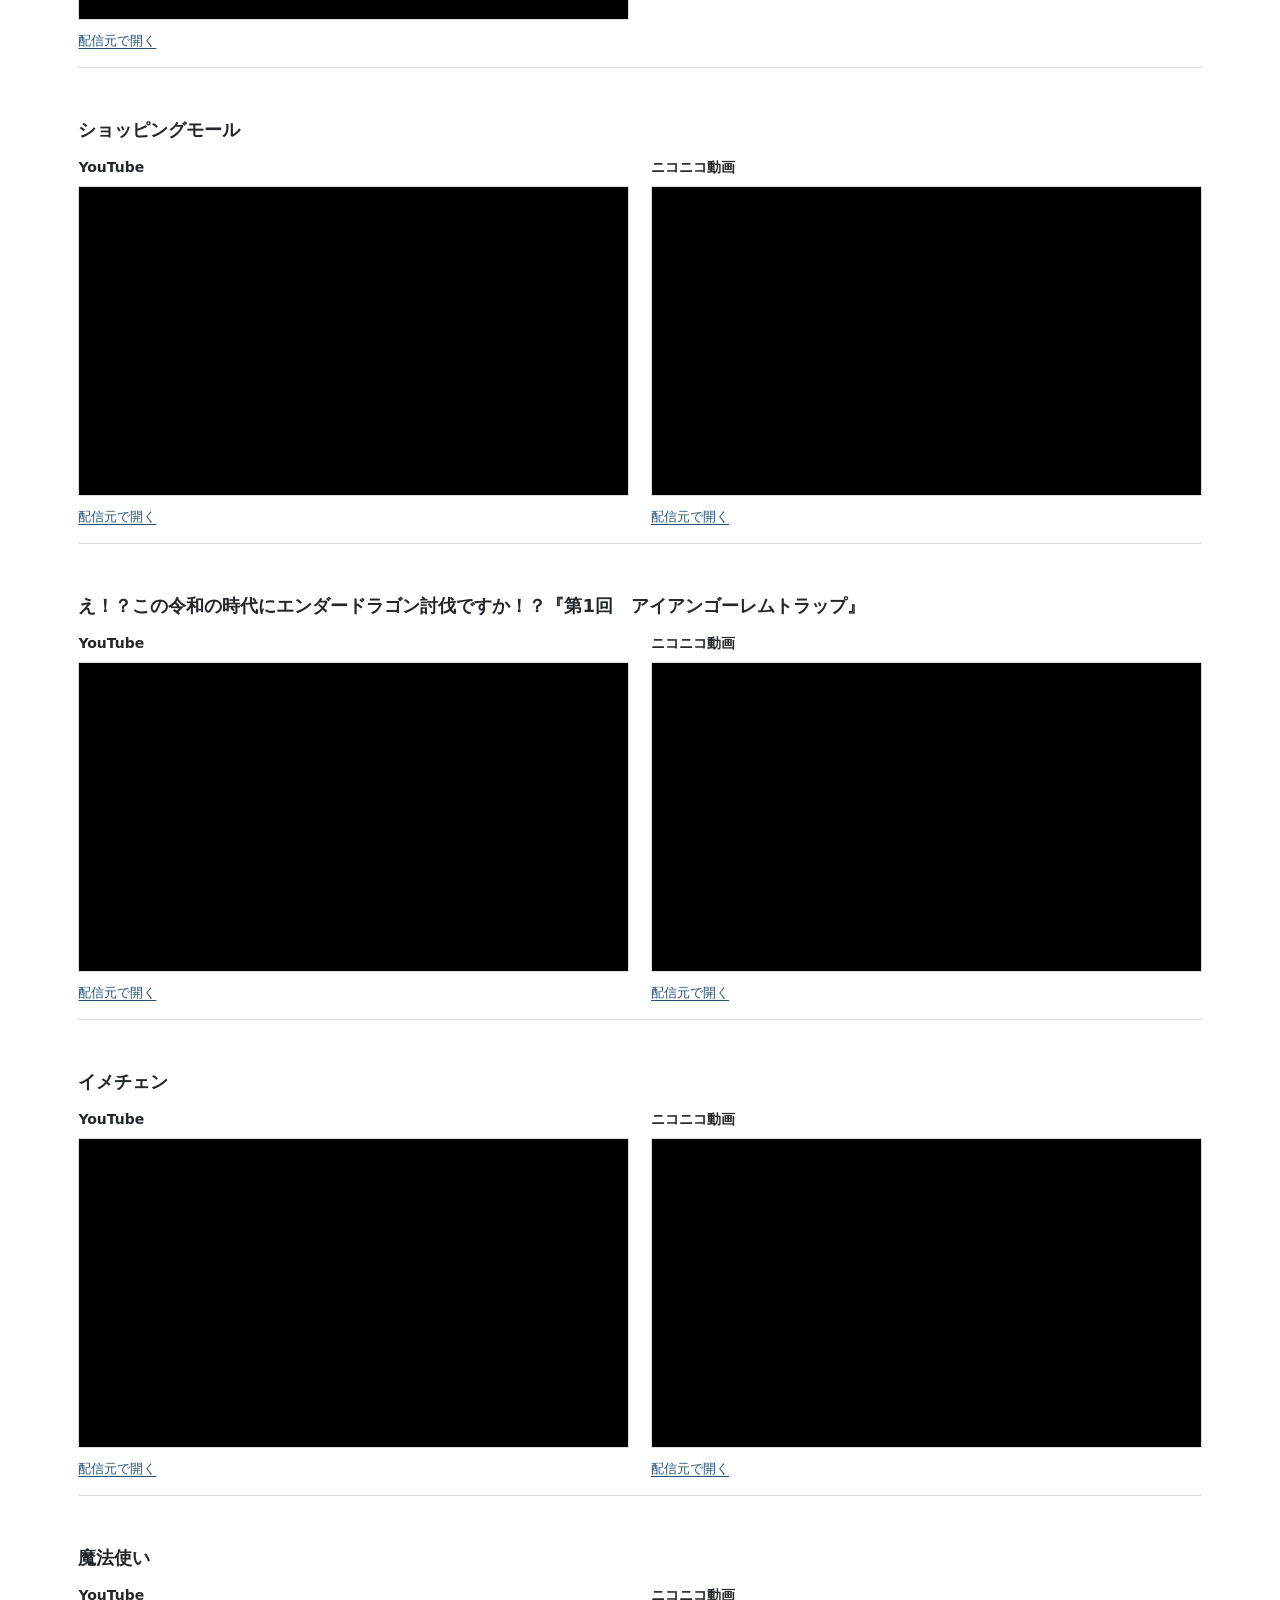
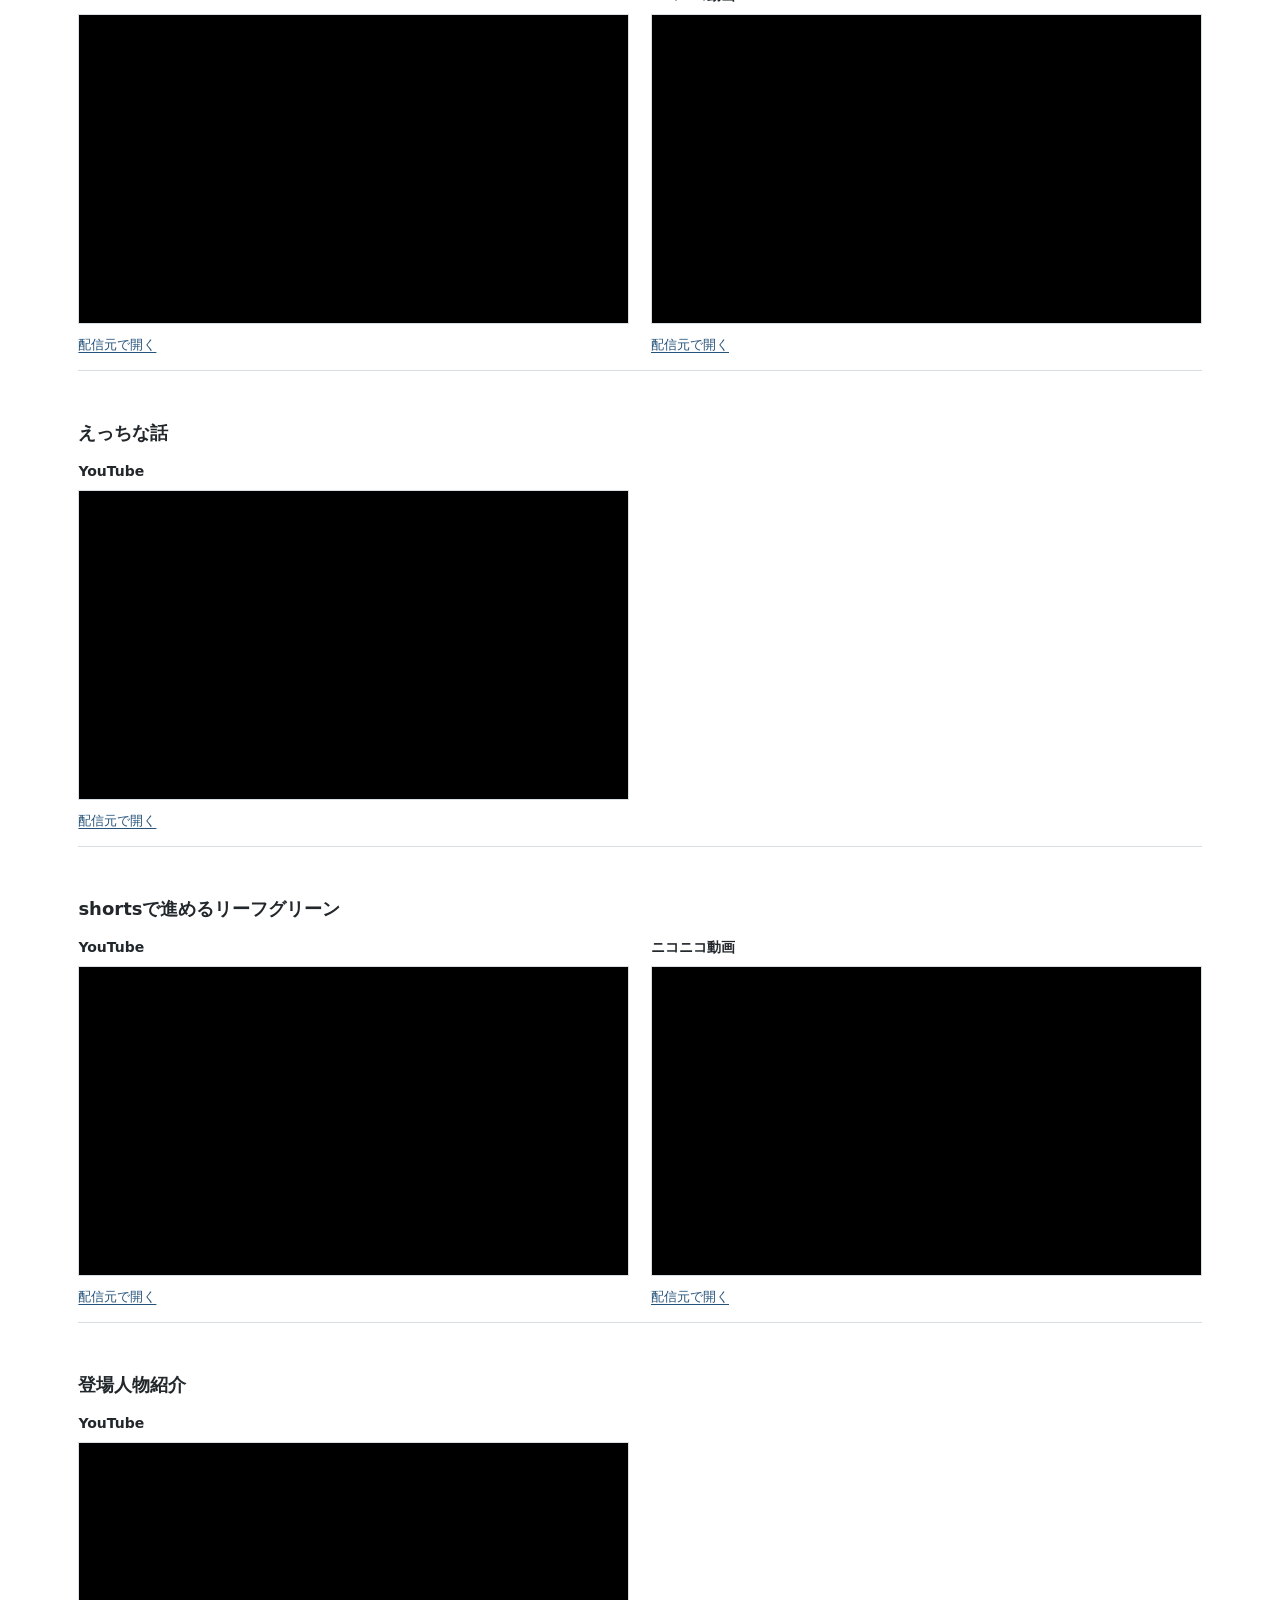
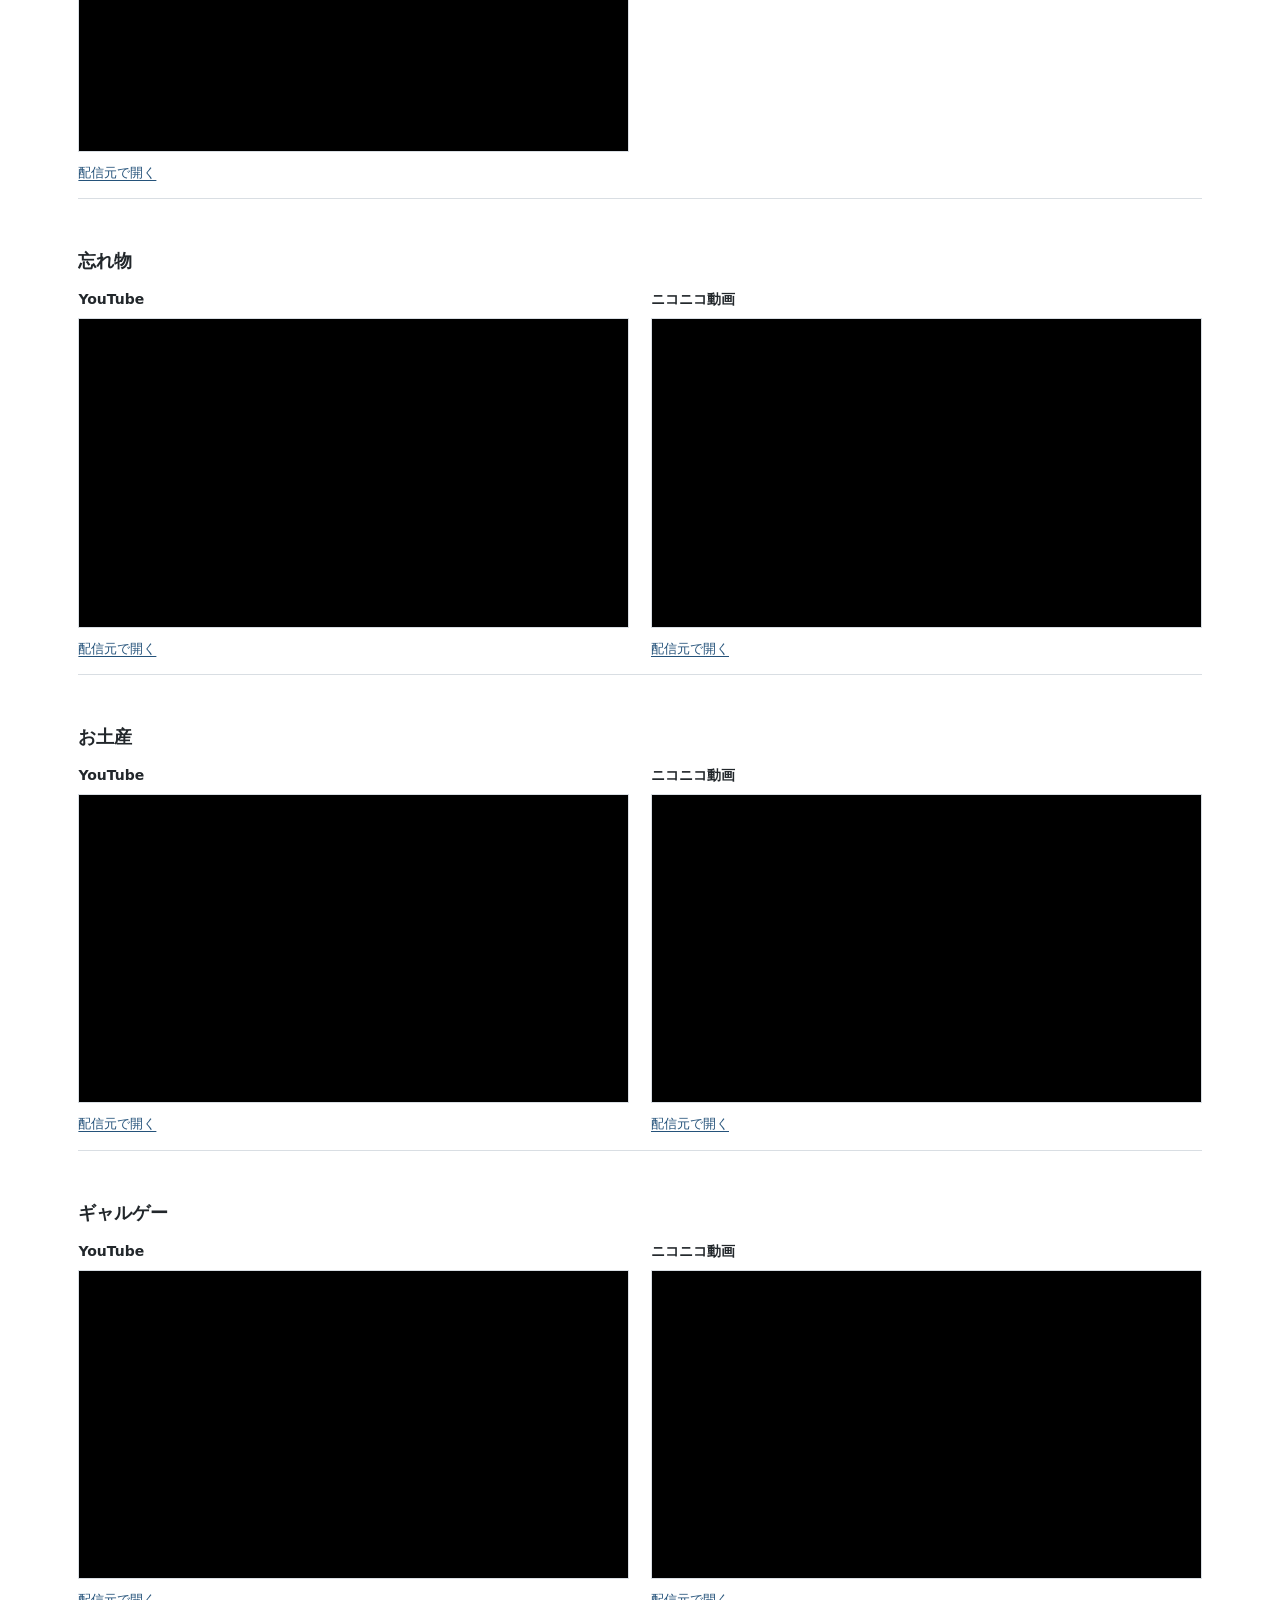
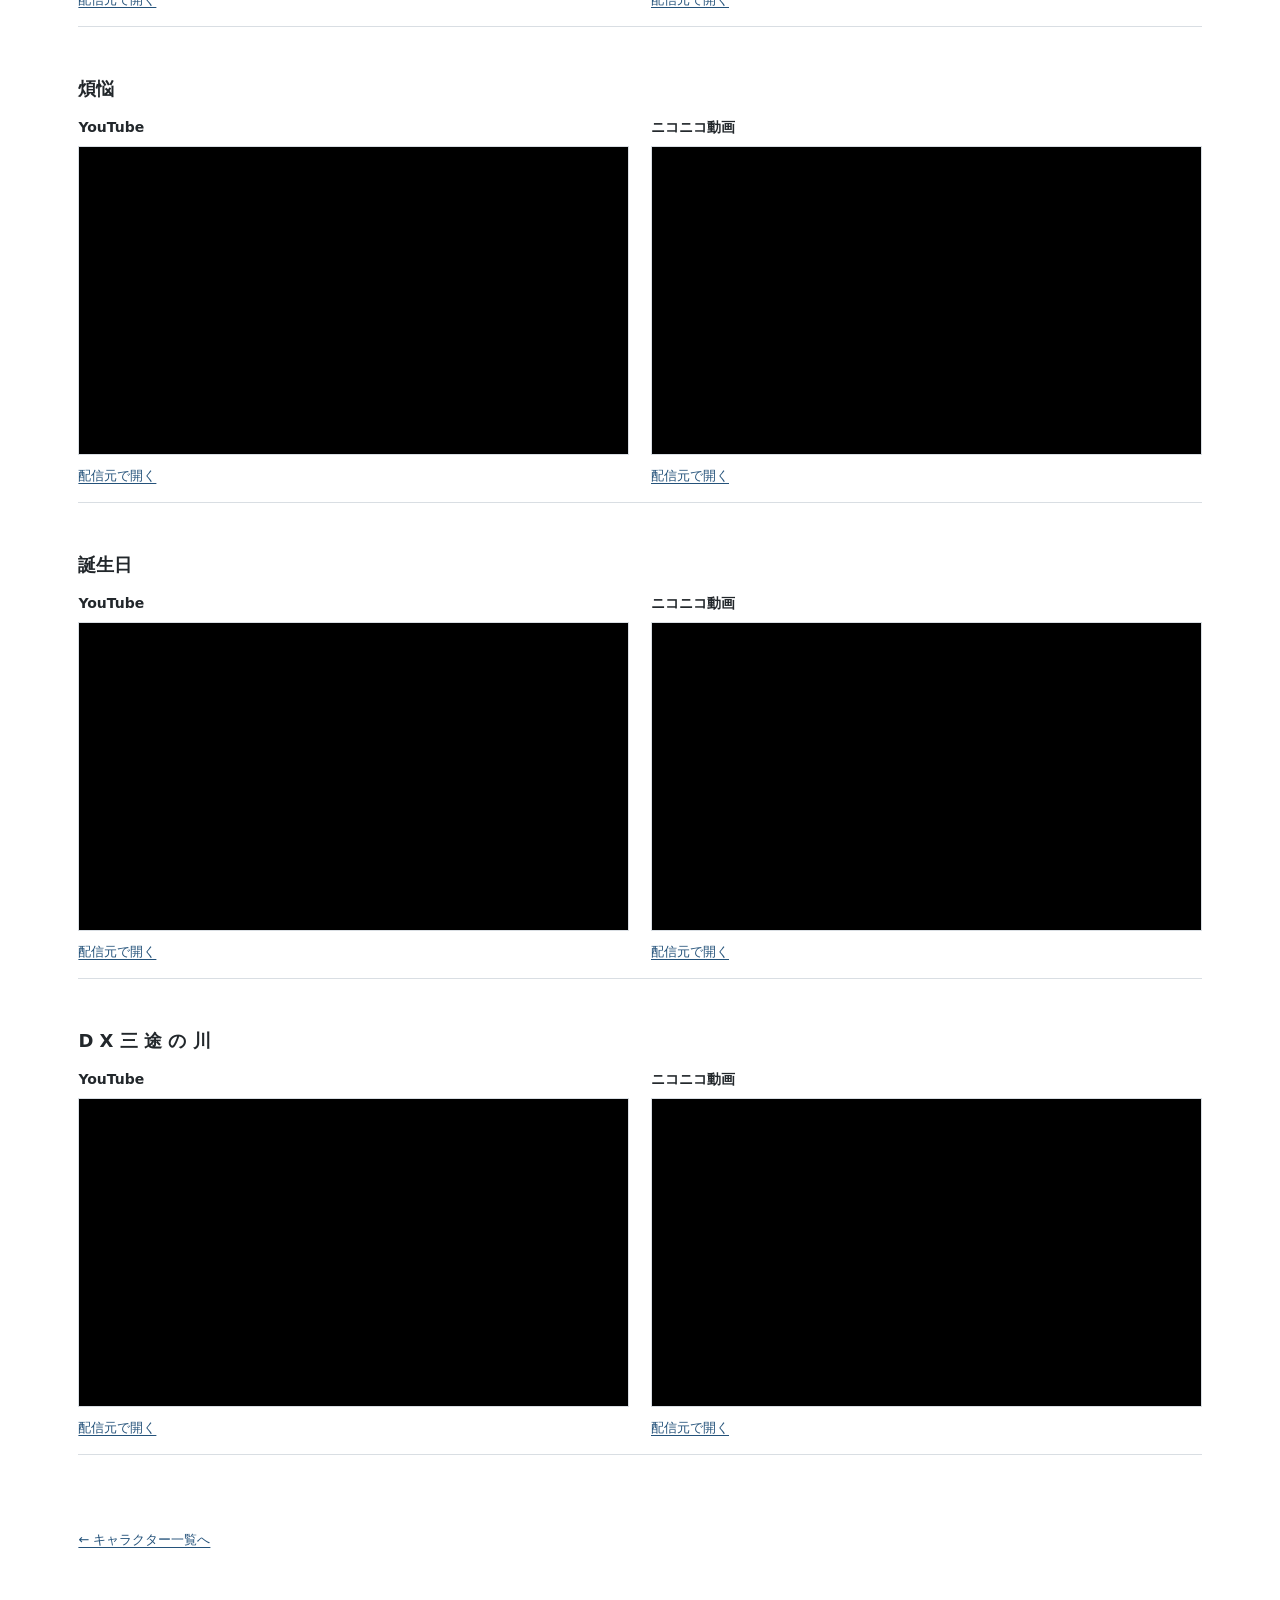
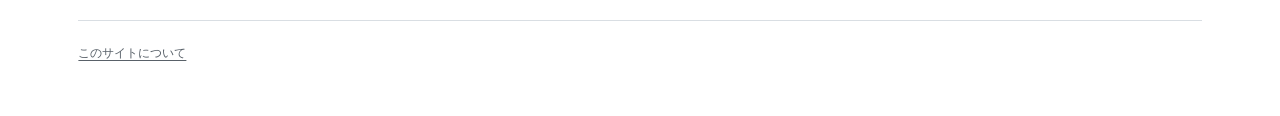
<file: character/doreka.html>
<!doctype html>
<html lang="ja">
<head>
  <meta charset="utf-8">
  <meta name="viewport" content="width=device-width, initial-scale=1">
  <meta name="theme-color" content="#ffffff">
  <meta name="description" content="創作キャラクターの紹介、登場作品、リンクをまとめた個人サイトです。">
  <title>創作サイト</title>
  <link rel="stylesheet" href="../assets/theme.css">
  <link rel="stylesheet" href="../assets/style.css">
  <script defer src="../assets/data/site.js"></script>
  <script defer src="../assets/data/characters.js"></script>
  <script defer src="../assets/data/works.js"></script>
  <script defer src="../assets/data/links.js"></script>
  <script defer src="../assets/app.js"></script>
</head>
<body data-page="character" data-root="../" data-character="doreka">
  <div class="site">
    <header class="header" id="site-header"></header>
    <main id="content"></main>
    <footer class="footer" id="site-footer"></footer>
  </div>
</body>
</html>
</file>
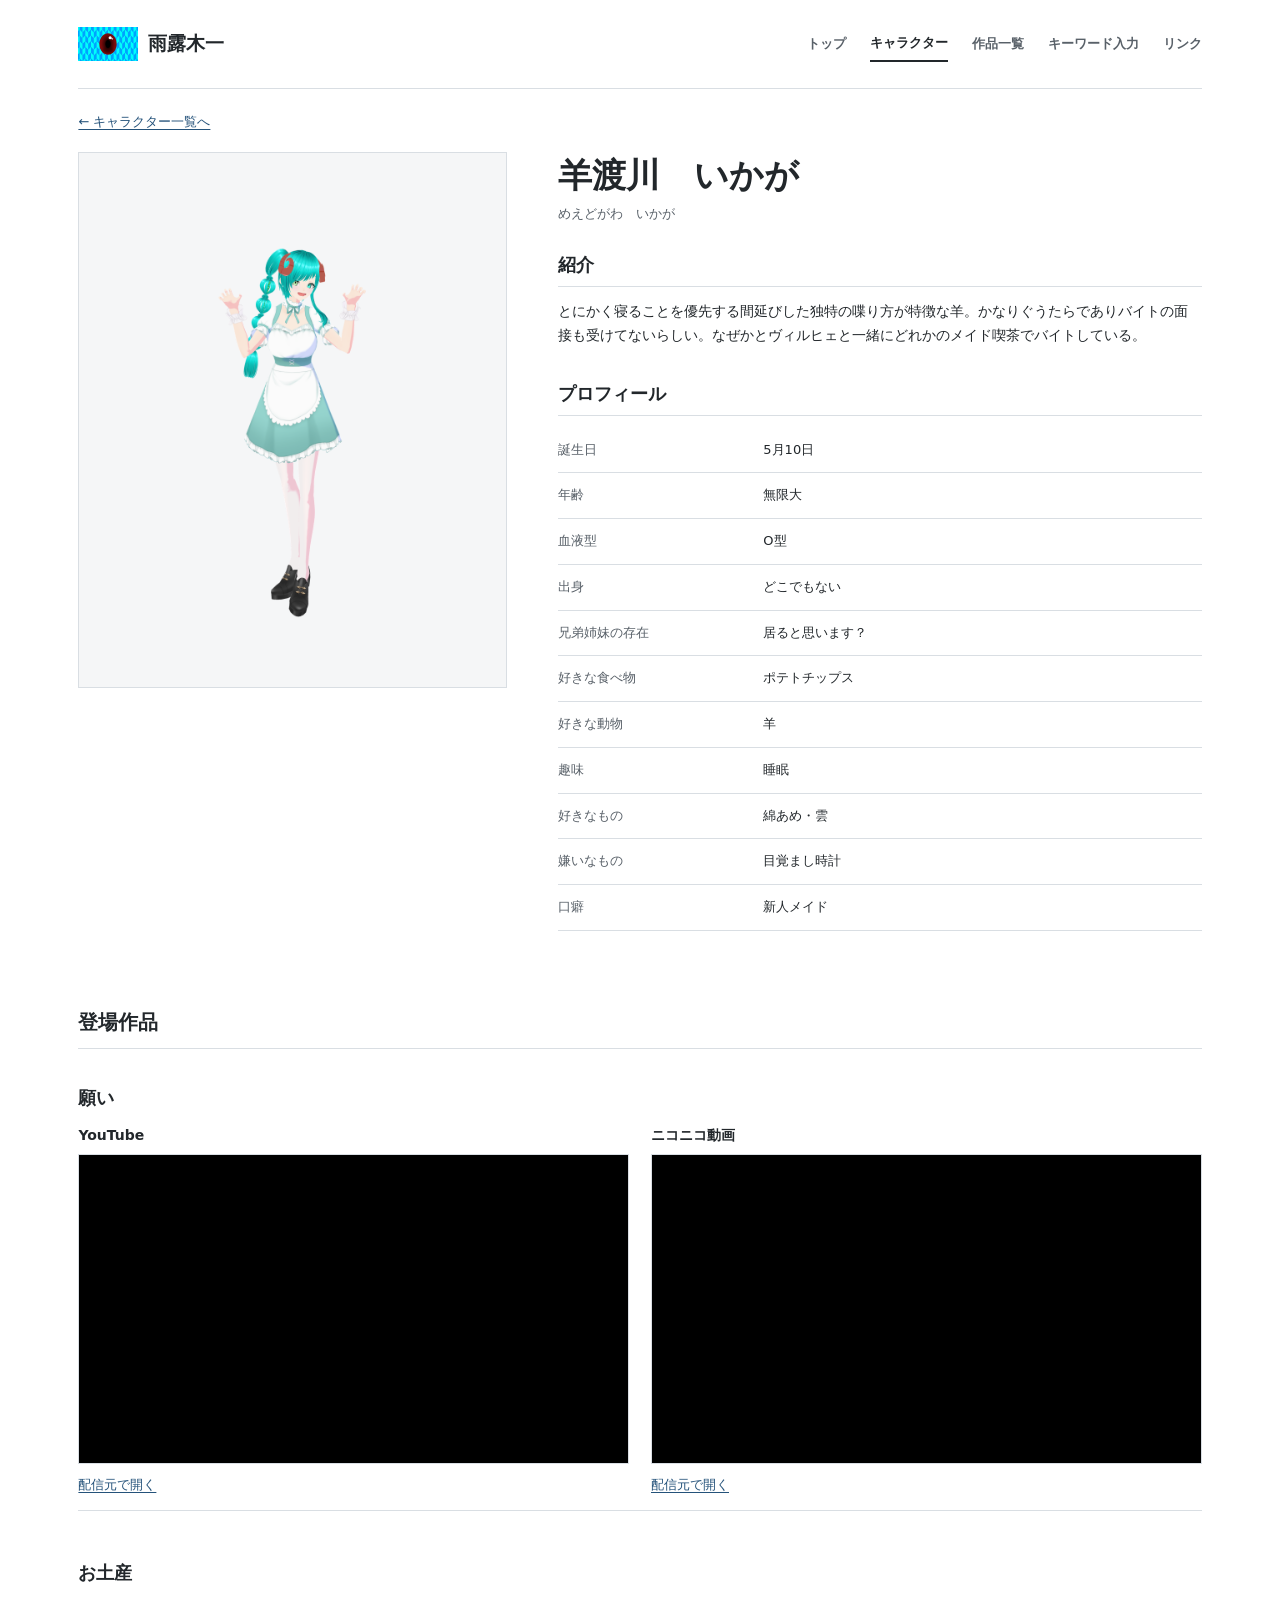
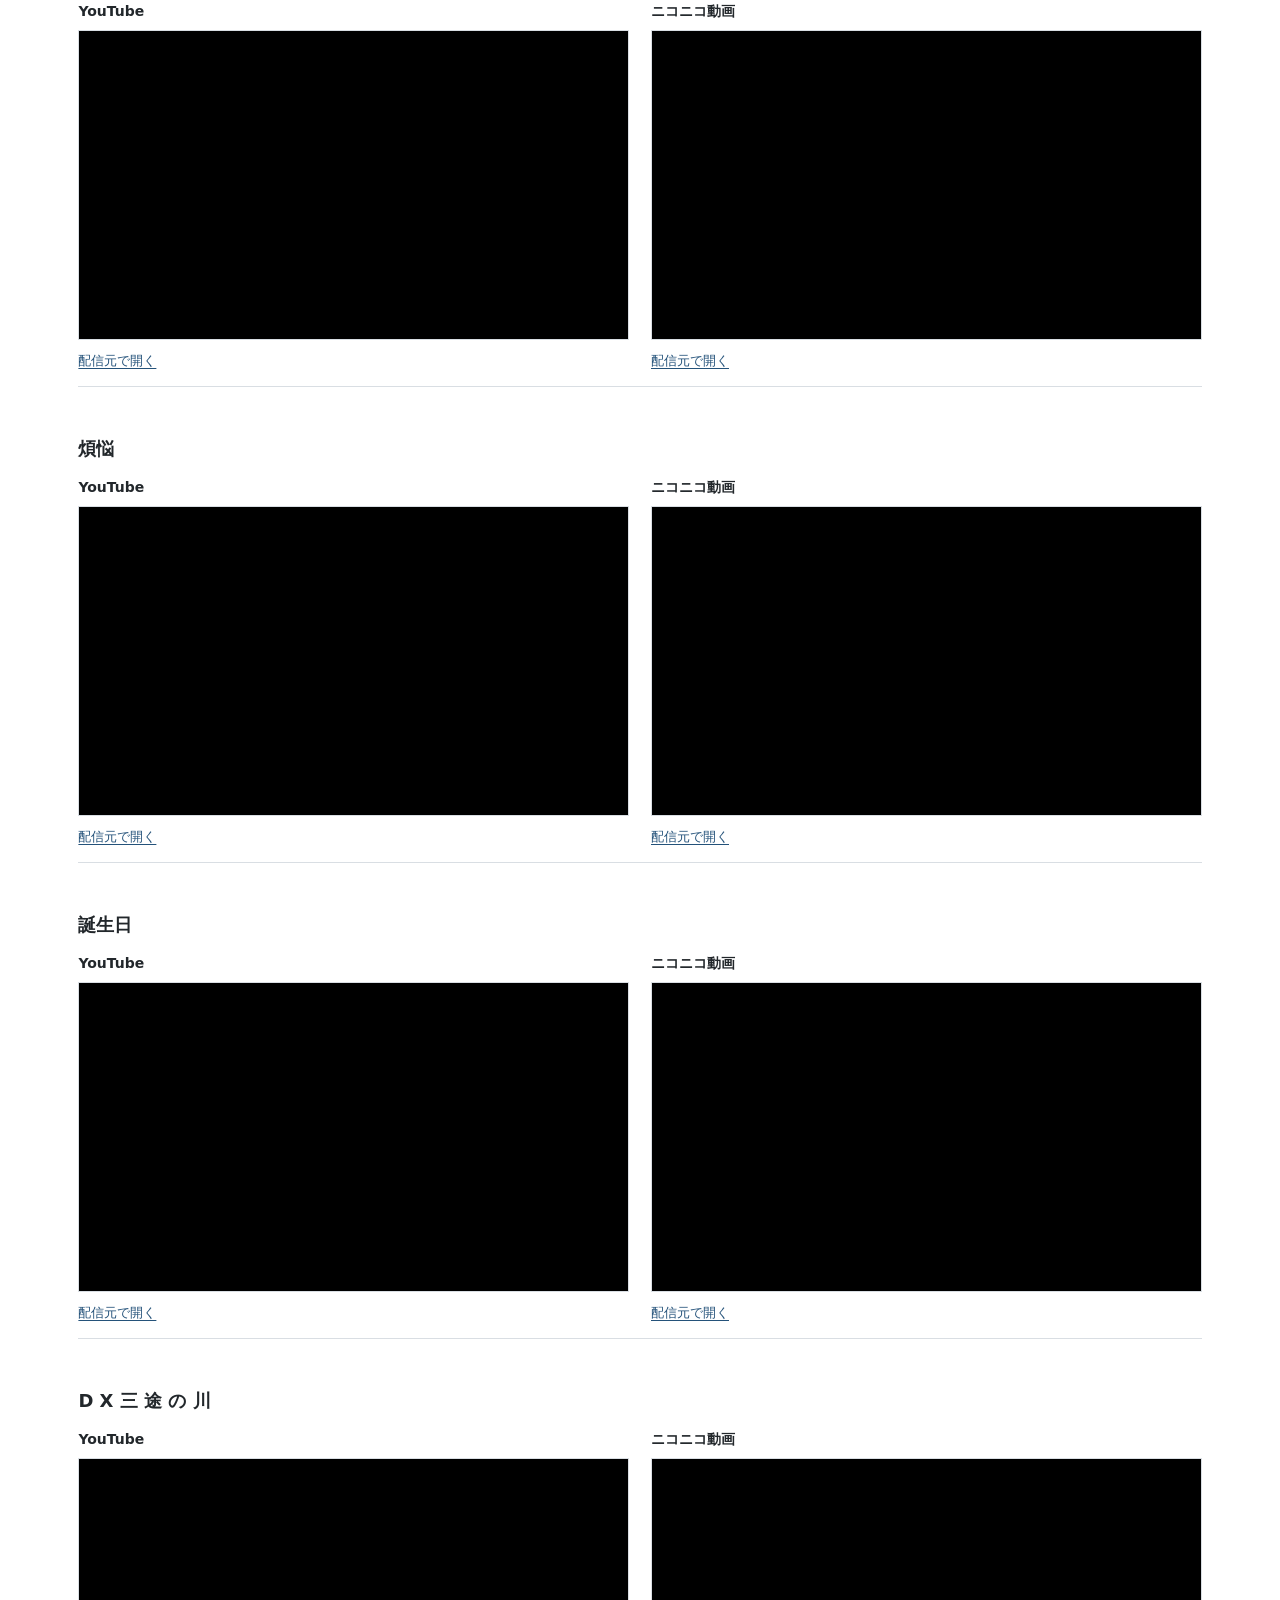
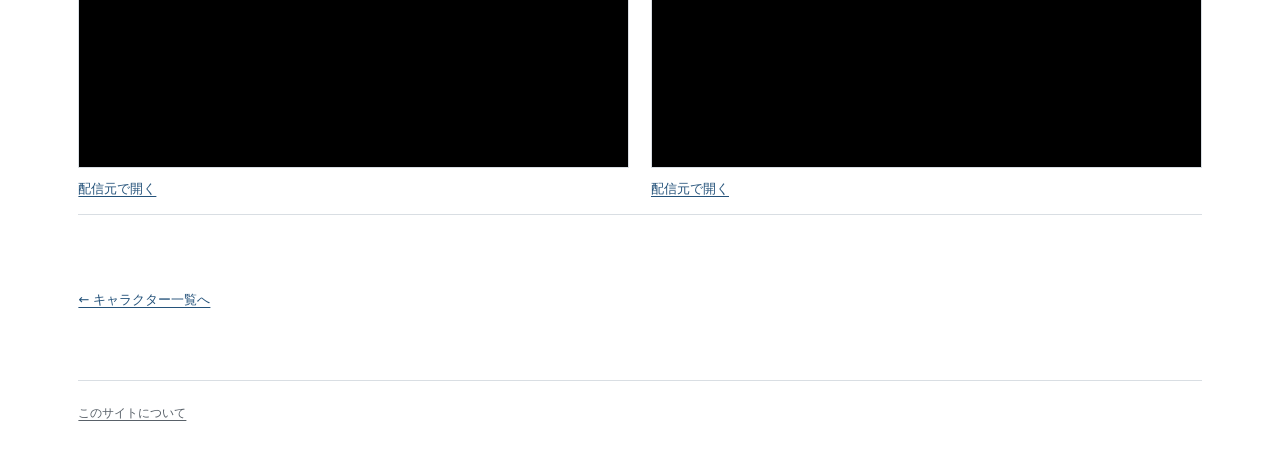
<file: character/ikaga.html>
<!doctype html>
<html lang="ja">
<head>
  <meta charset="utf-8">
  <meta name="viewport" content="width=device-width, initial-scale=1">
  <meta name="theme-color" content="#ffffff">
  <meta name="description" content="創作キャラクターの紹介、登場作品、リンクをまとめた個人サイトです。">
  <title>創作サイト</title>
  <link rel="stylesheet" href="../assets/theme.css">
  <link rel="stylesheet" href="../assets/style.css">
  <script defer src="../assets/data/site.js"></script>
  <script defer src="../assets/data/characters.js"></script>
  <script defer src="../assets/data/works.js"></script>
  <script defer src="../assets/data/links.js"></script>
  <script defer src="../assets/app.js"></script>
</head>
<body data-page="character" data-root="../" data-character="ikaga">
  <div class="site">
    <header class="header" id="site-header"></header>
    <main id="content"></main>
    <footer class="footer" id="site-footer"></footer>
  </div>
</body>
</html>
</file>
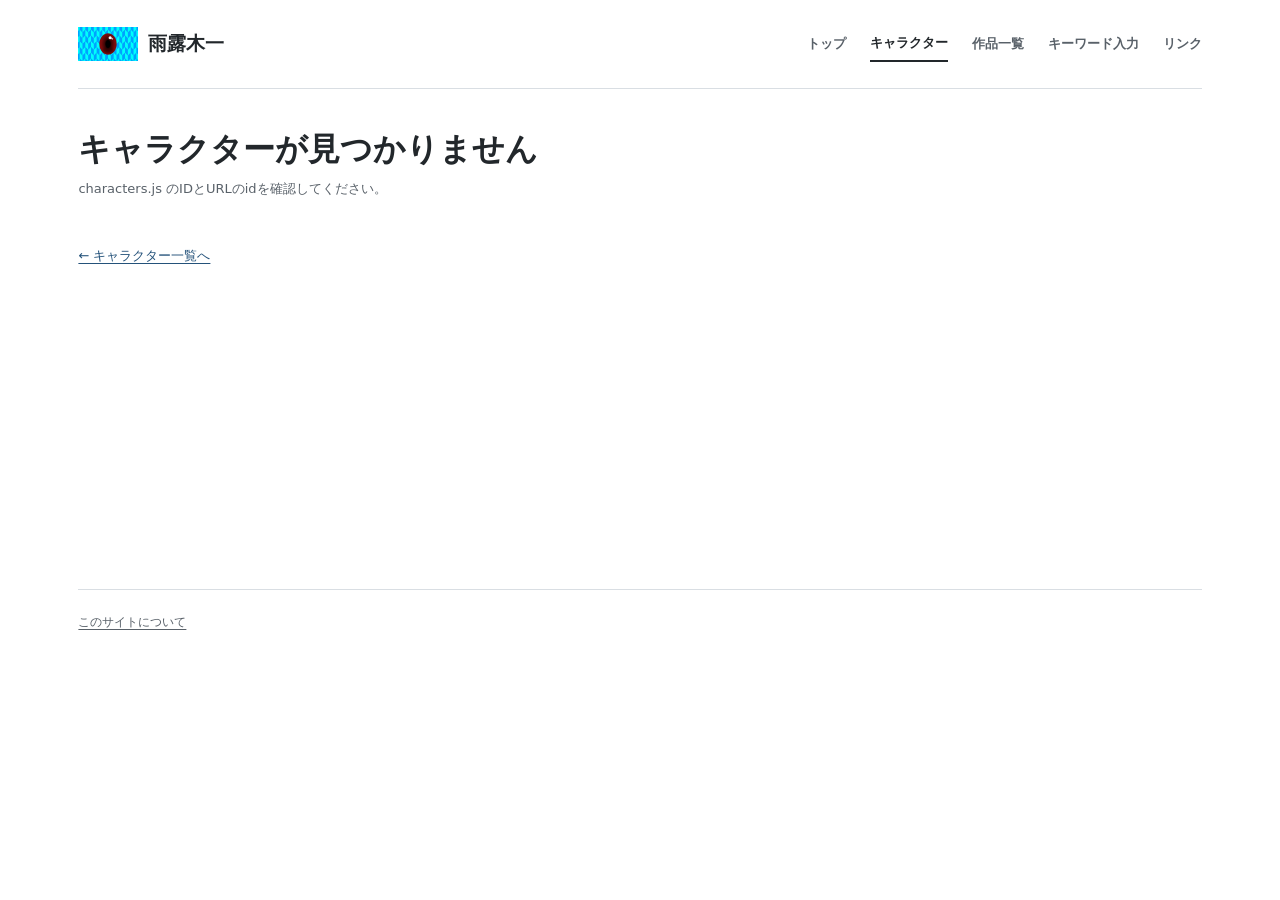
<file: character/itsuka.html>
<!doctype html>
<html lang="ja">
<head>
  <meta charset="utf-8">
  <meta name="viewport" content="width=device-width, initial-scale=1">
  <meta name="theme-color" content="#ffffff">
  <meta name="description" content="創作キャラクターの紹介、登場作品、リンクをまとめた個人サイトです。">
  <title>創作サイト</title>
  <link rel="stylesheet" href="../assets/theme.css">
  <link rel="stylesheet" href="../assets/style.css">
  <script defer src="../assets/data/site.js"></script>
  <script defer src="../assets/data/characters.js"></script>
  <script defer src="../assets/data/works.js"></script>
  <script defer src="../assets/data/links.js"></script>
  <script defer src="../assets/app.js"></script>
</head>
<body data-page="character" data-root="../" data-character="itsuka">
  <div class="site">
    <header class="header" id="site-header"></header>
    <main id="content"></main>
    <footer class="footer" id="site-footer"></footer>
  </div>
</body>
</html>
</file>
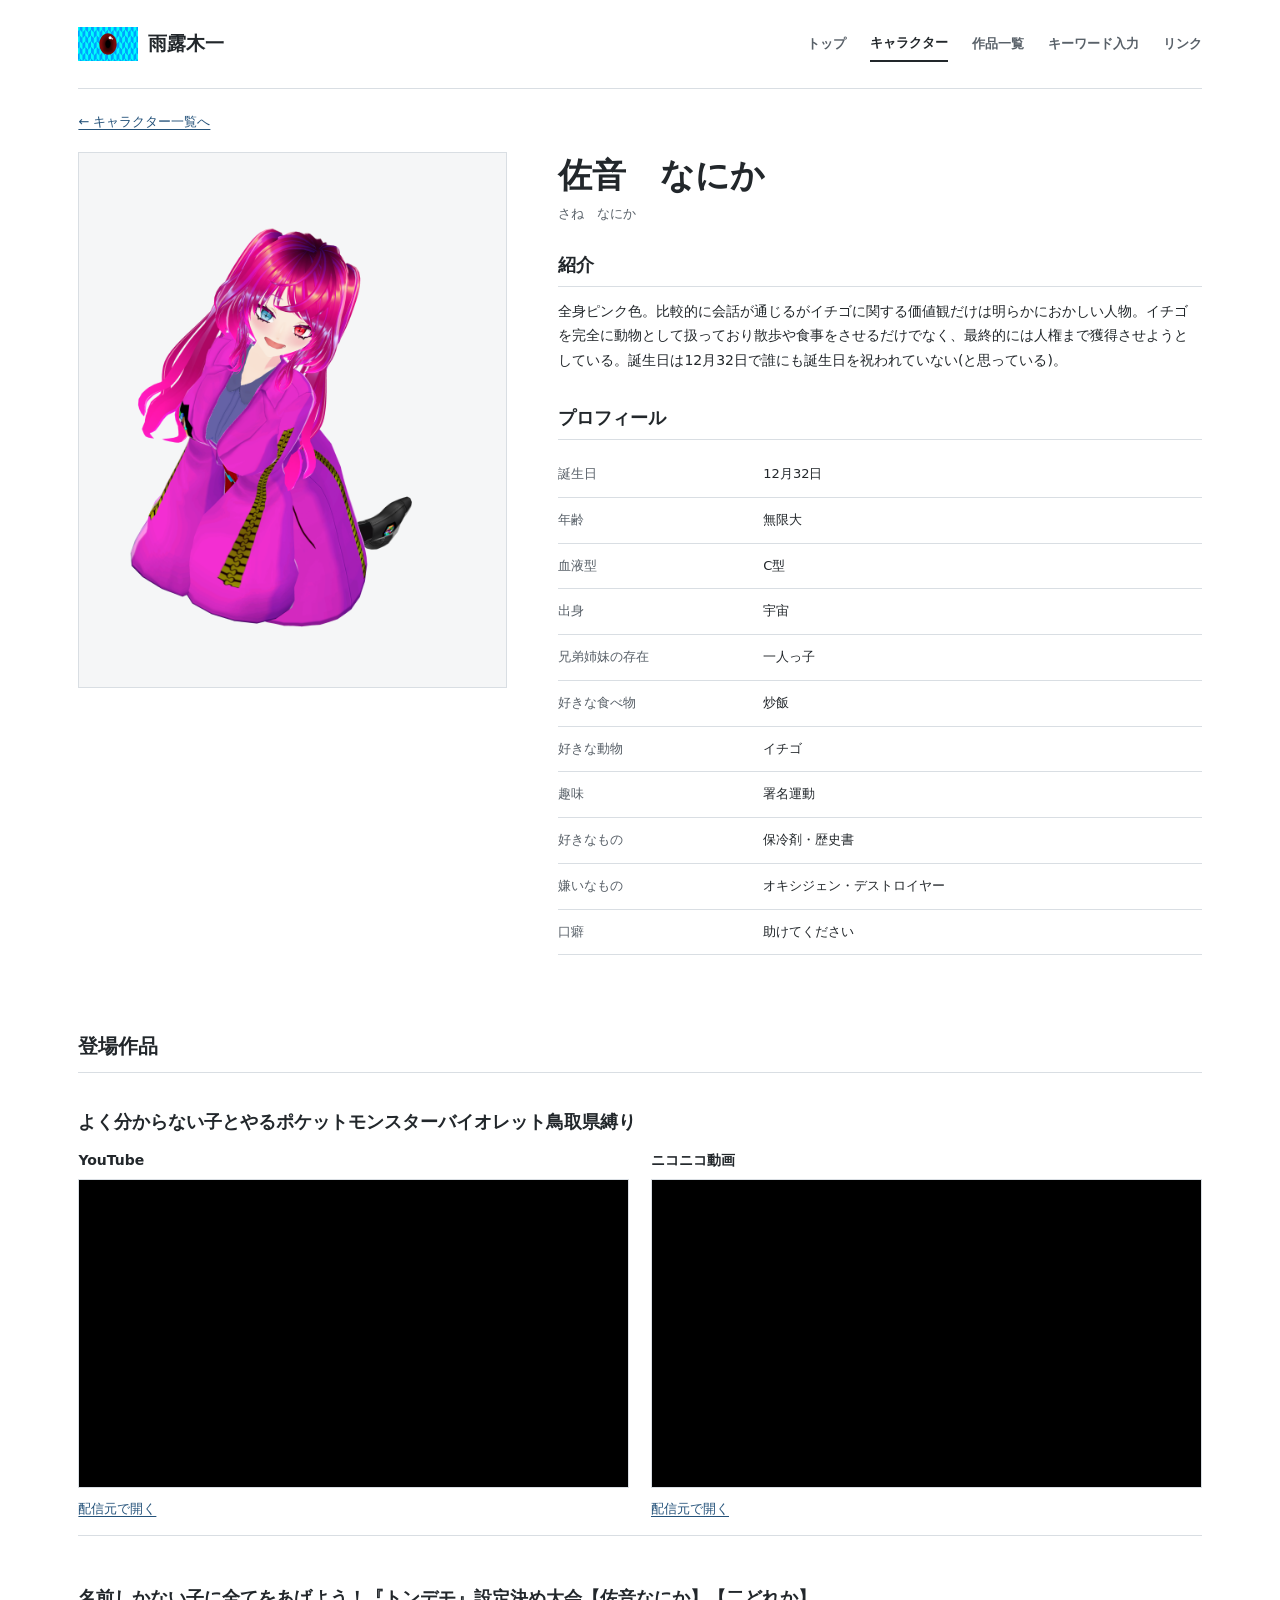
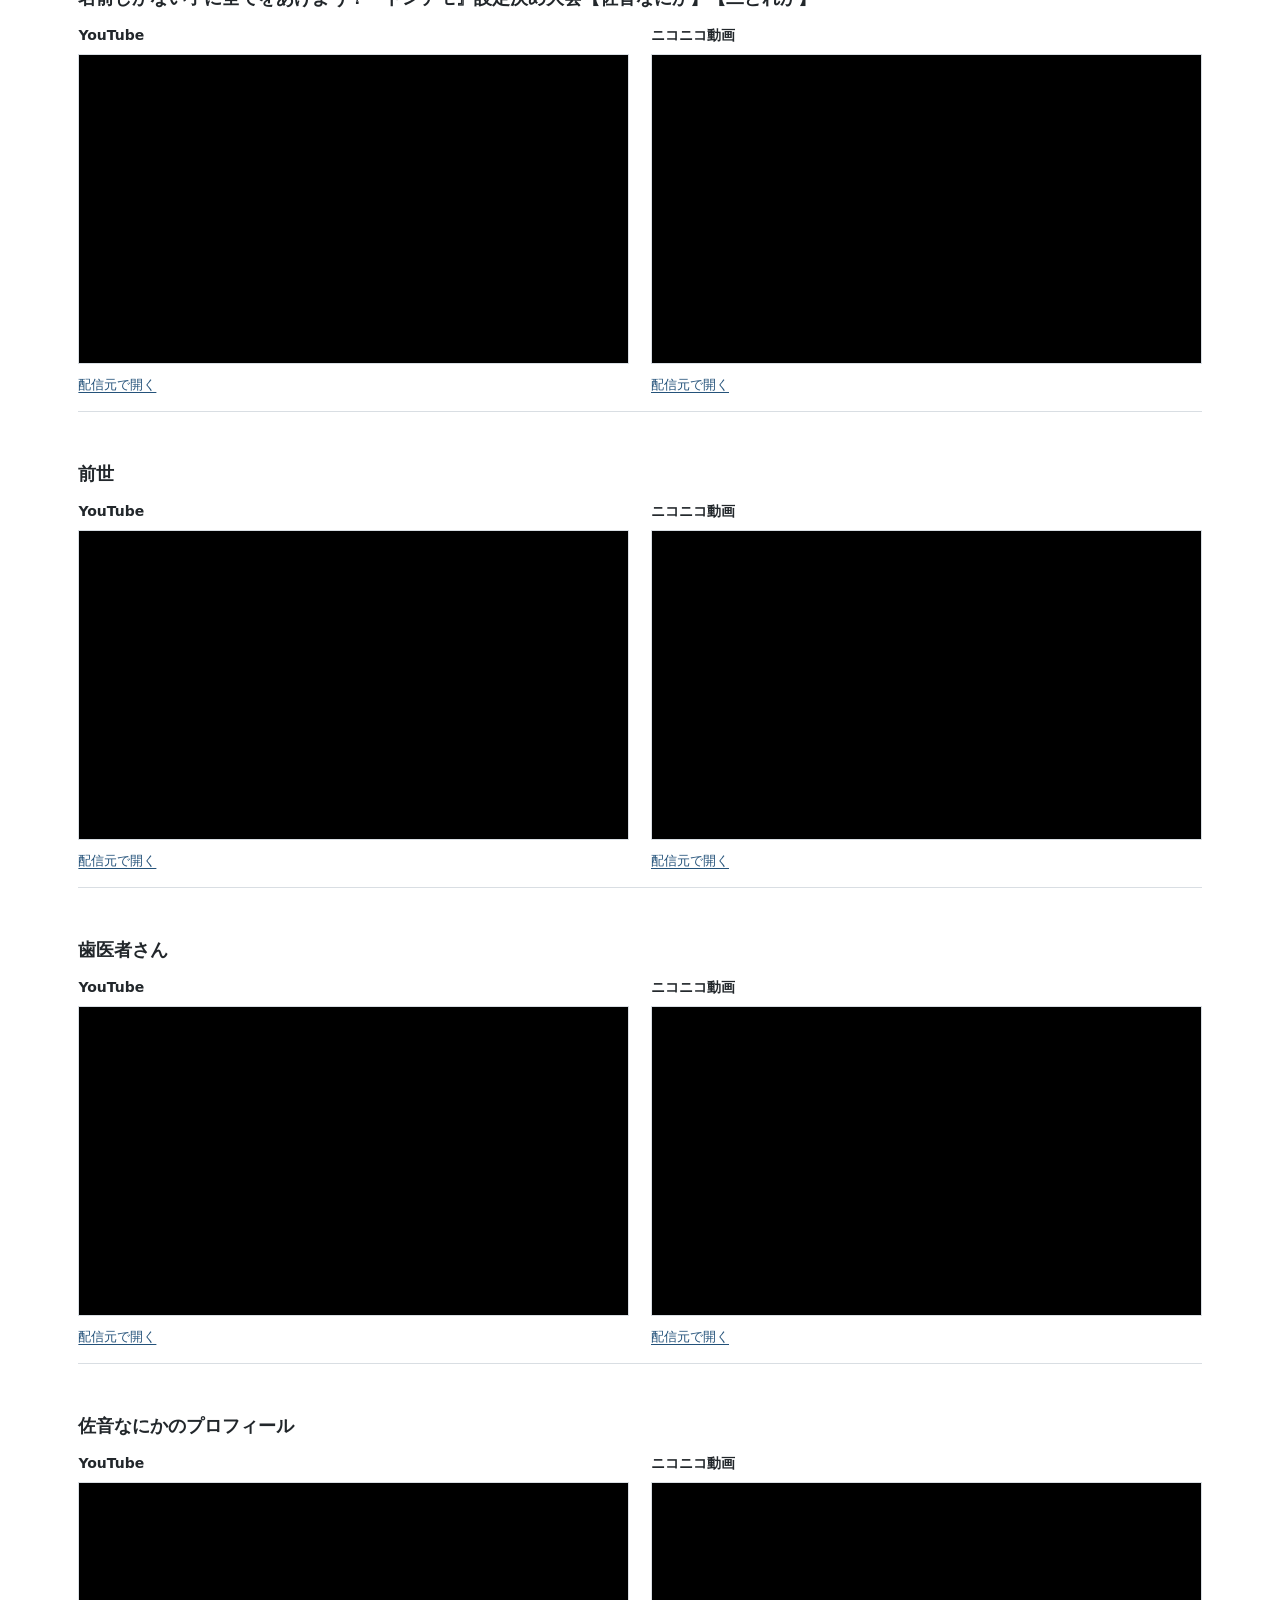
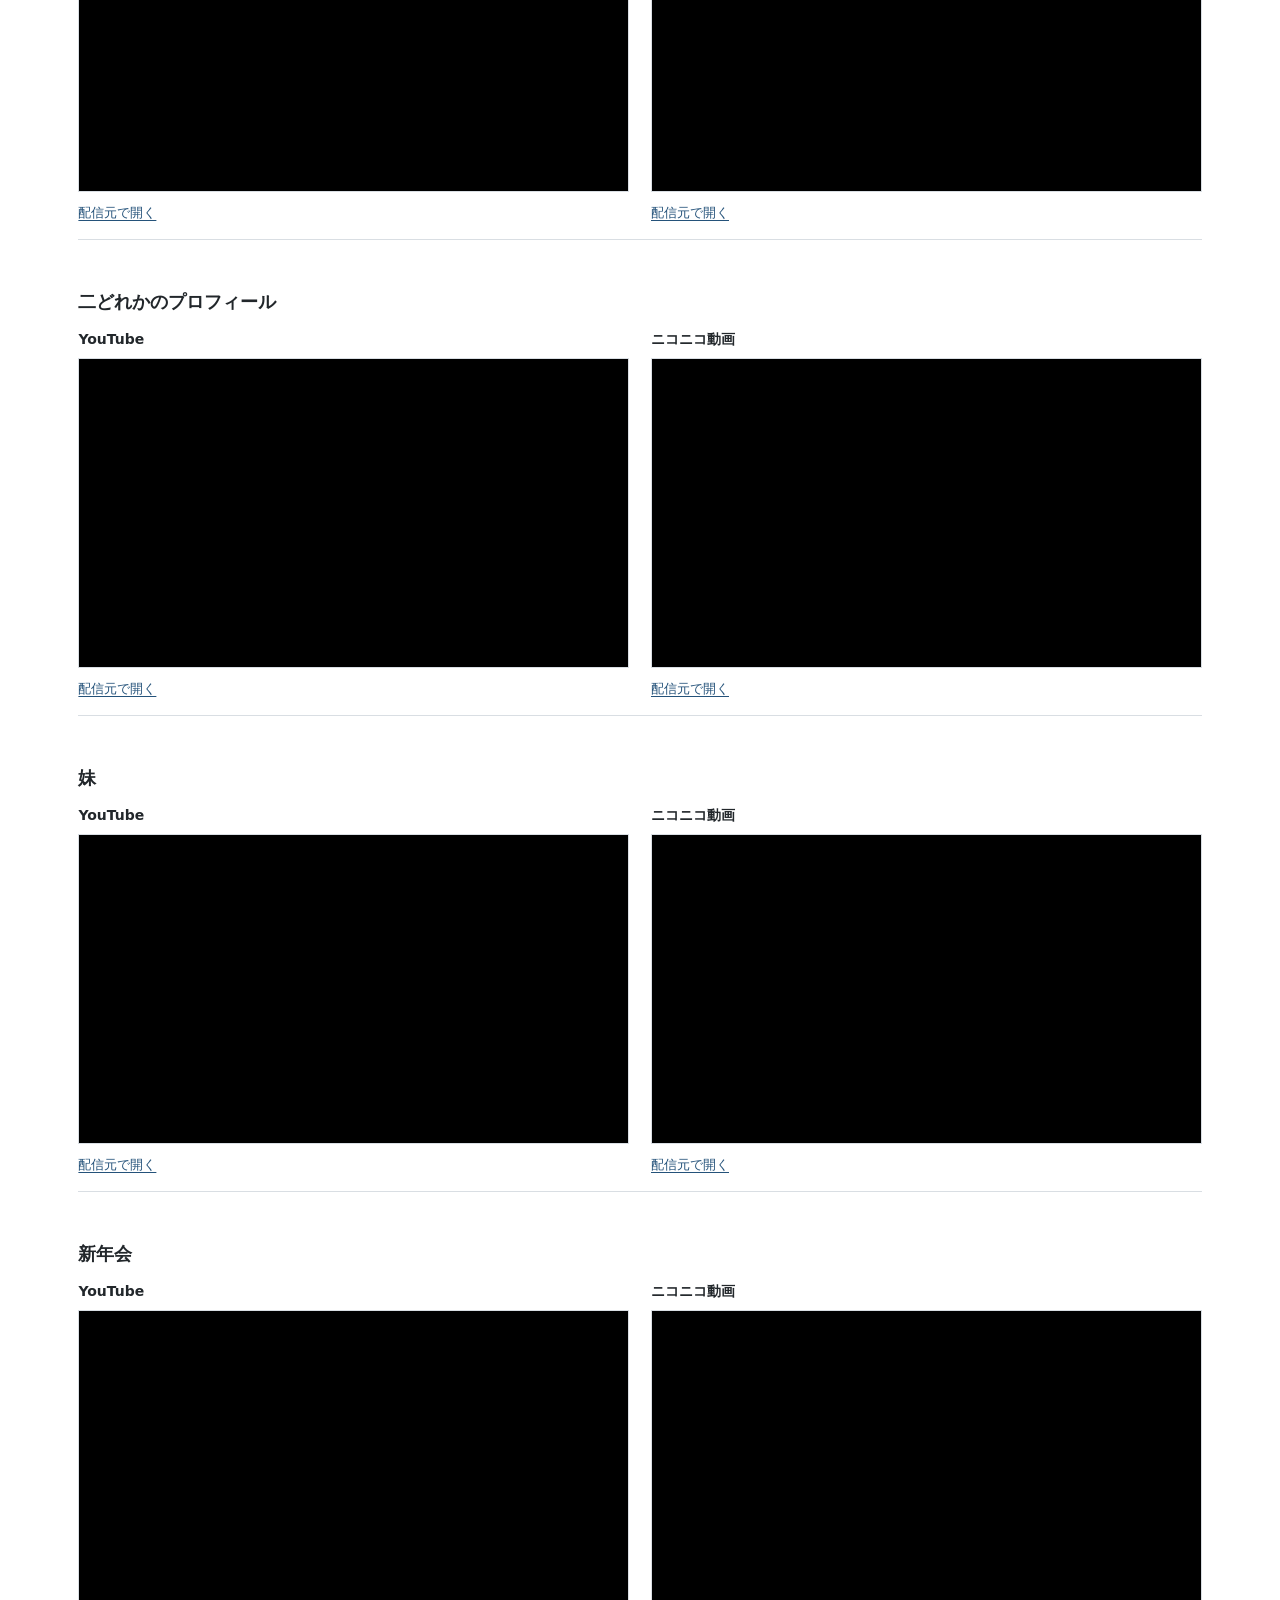
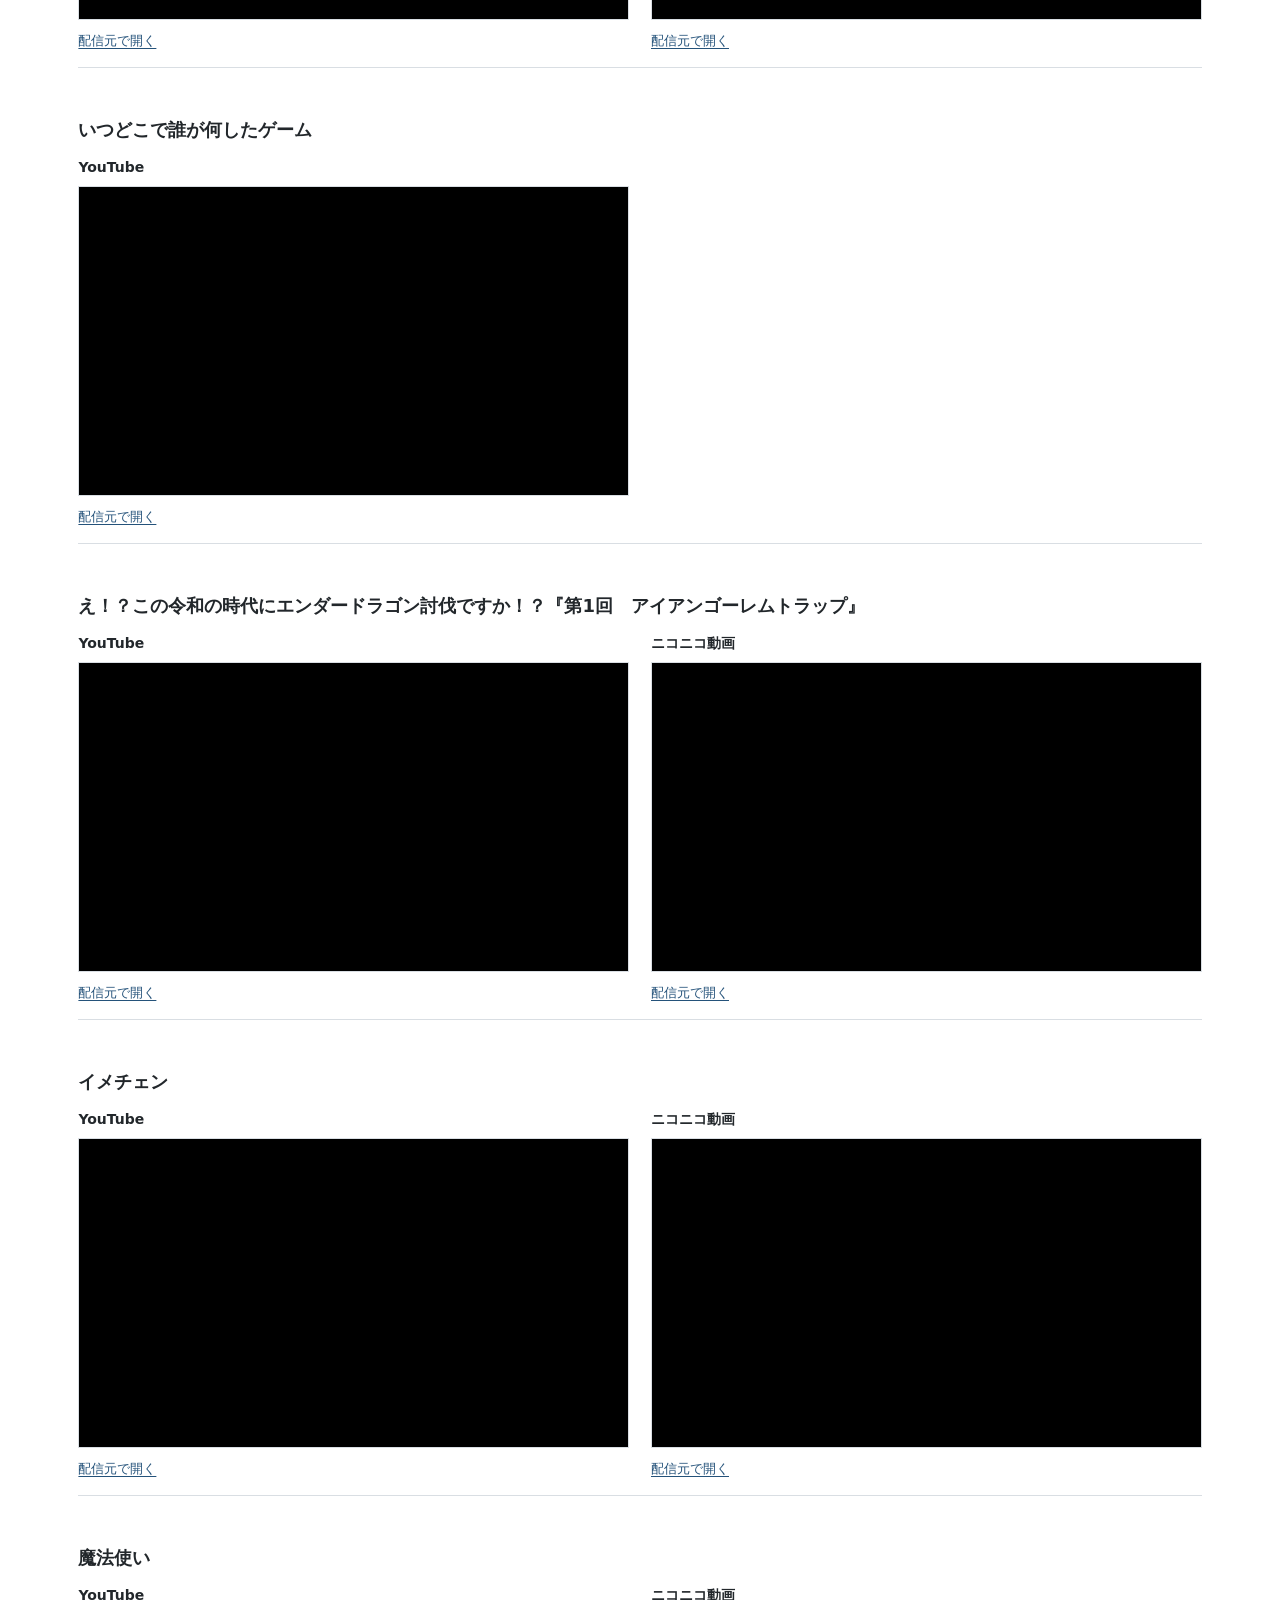
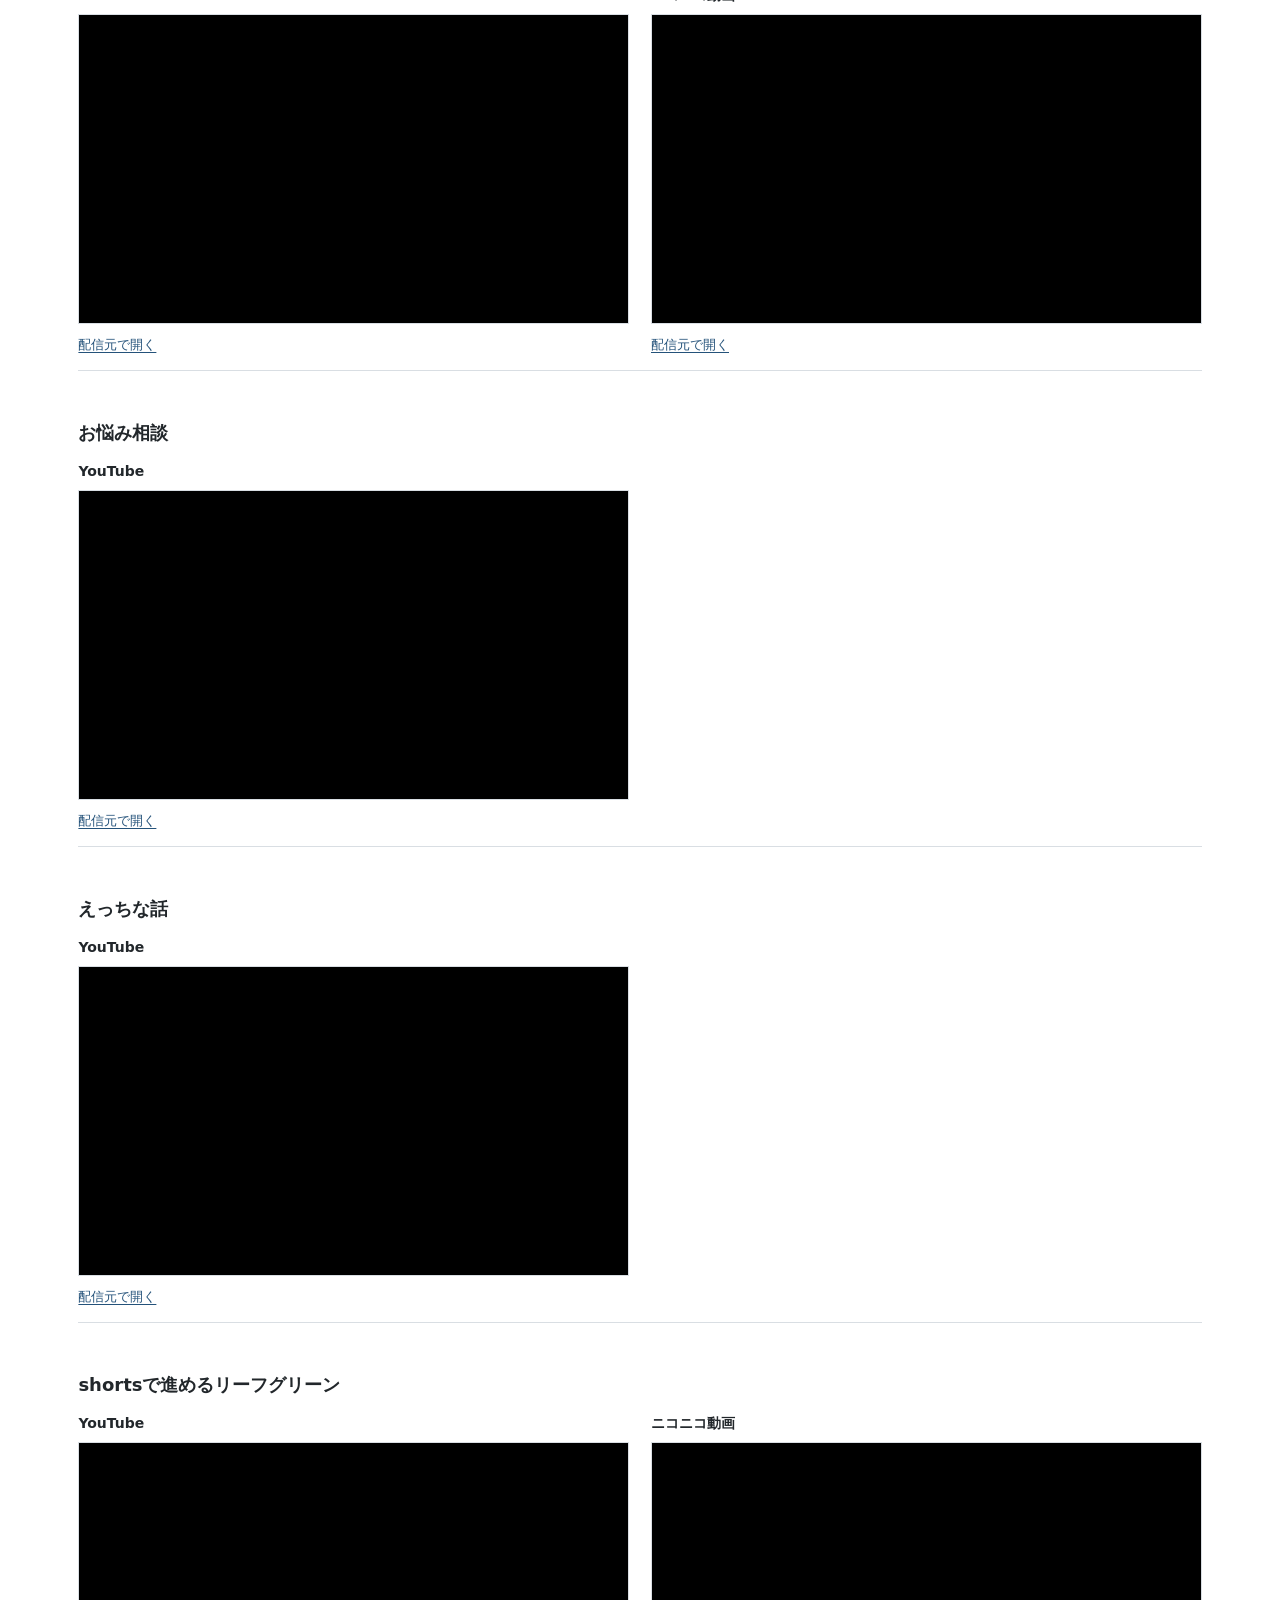
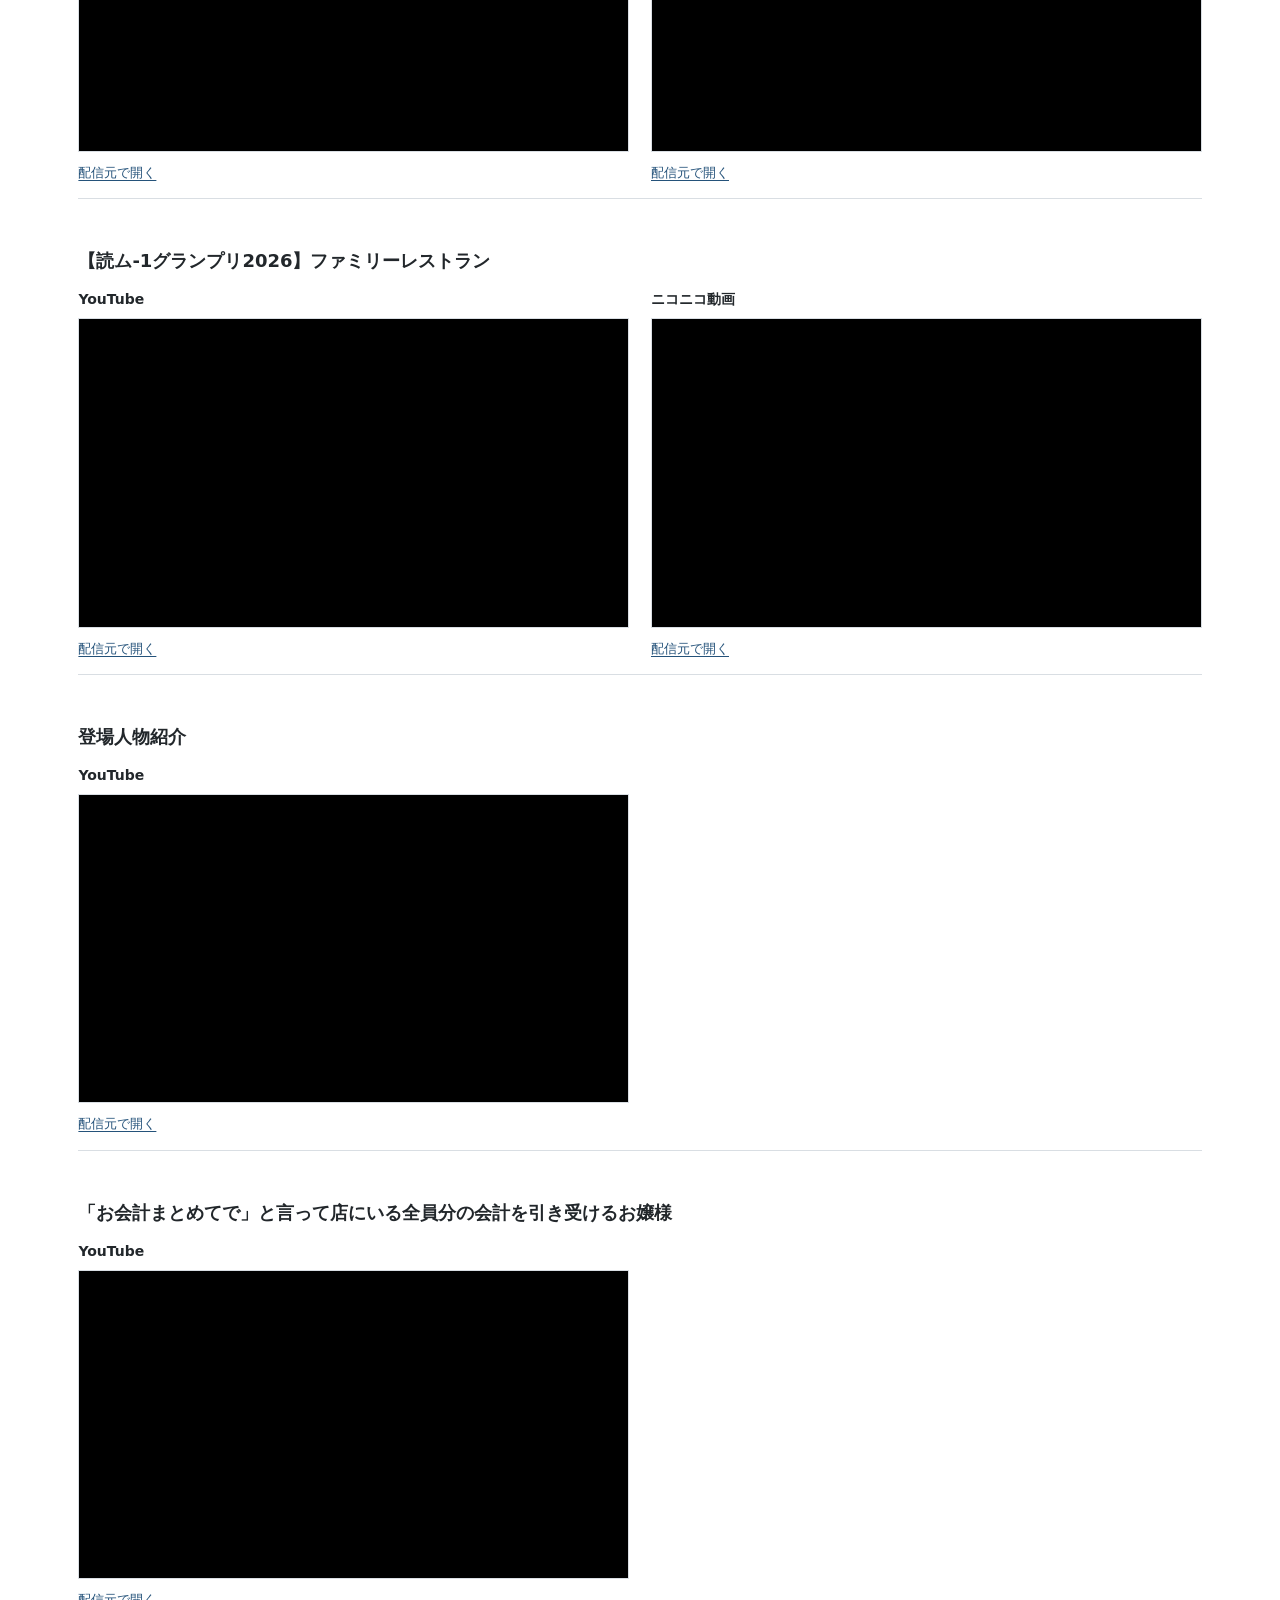
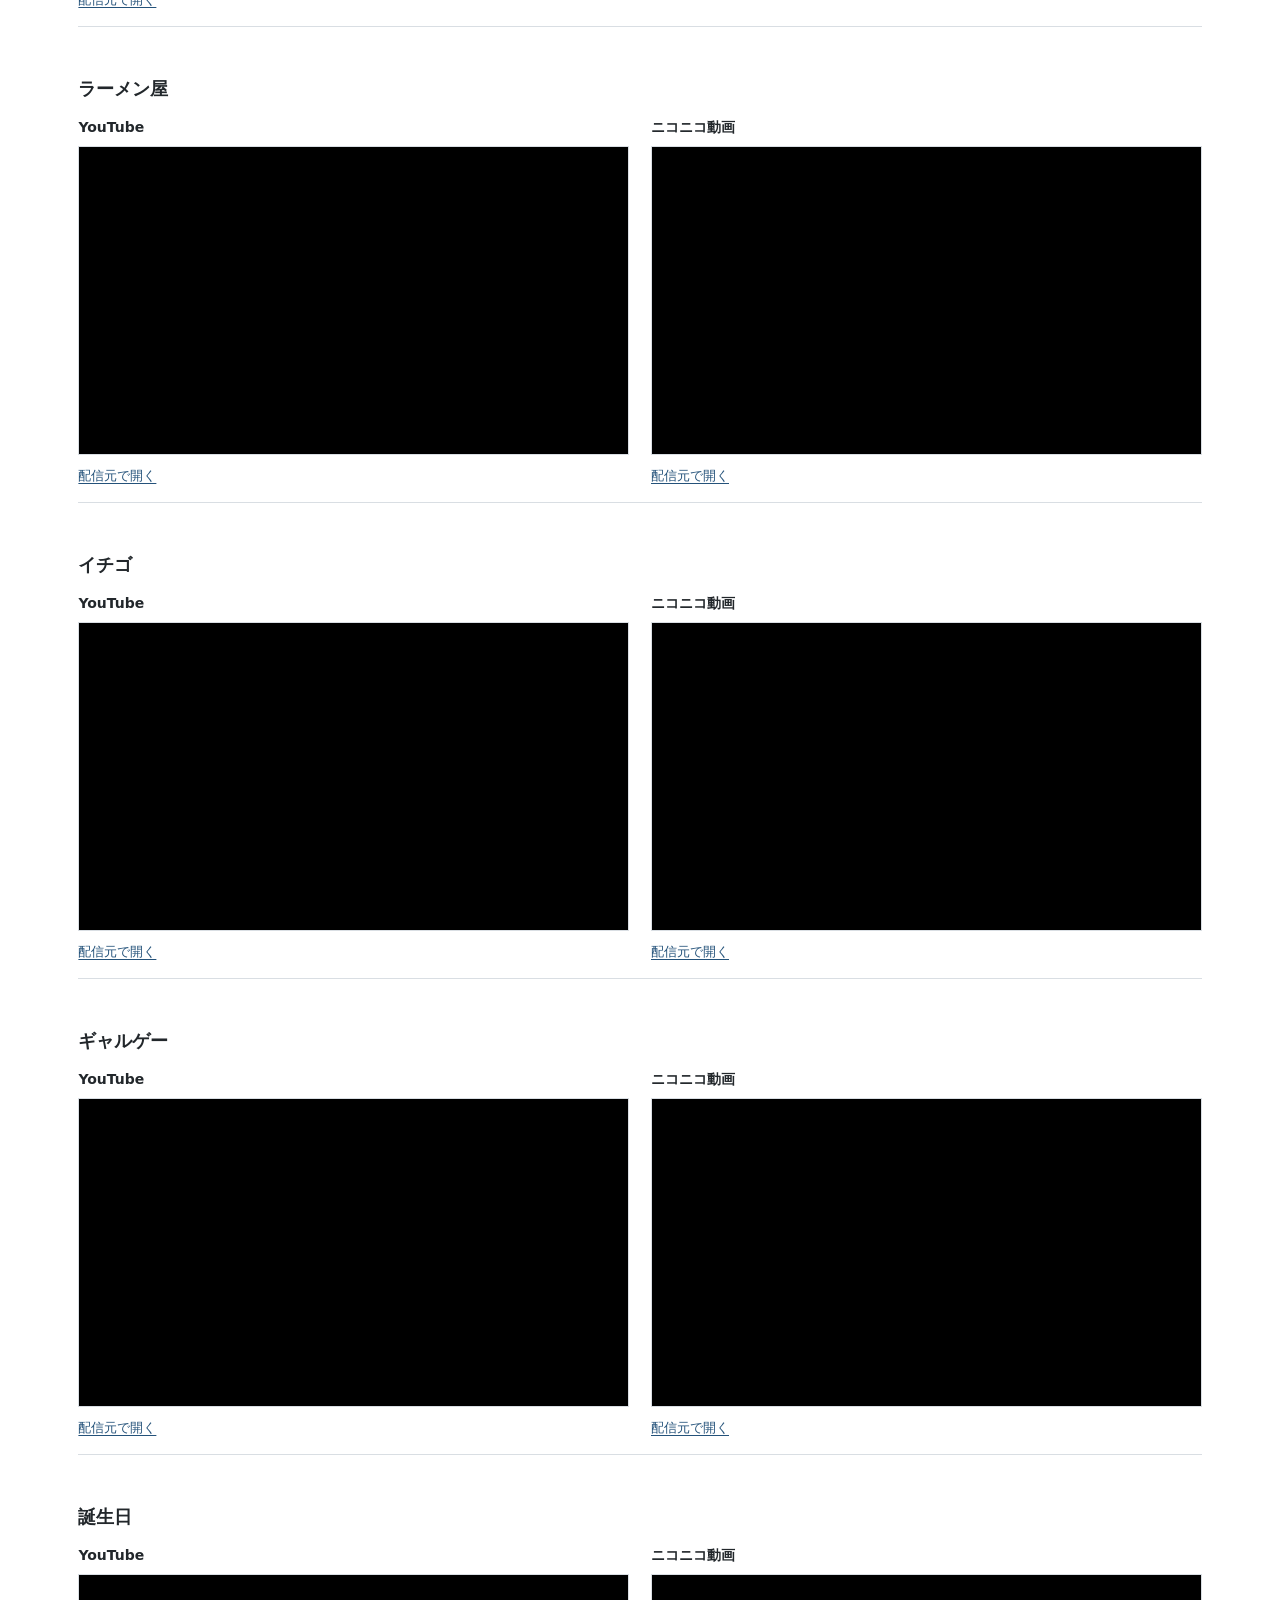
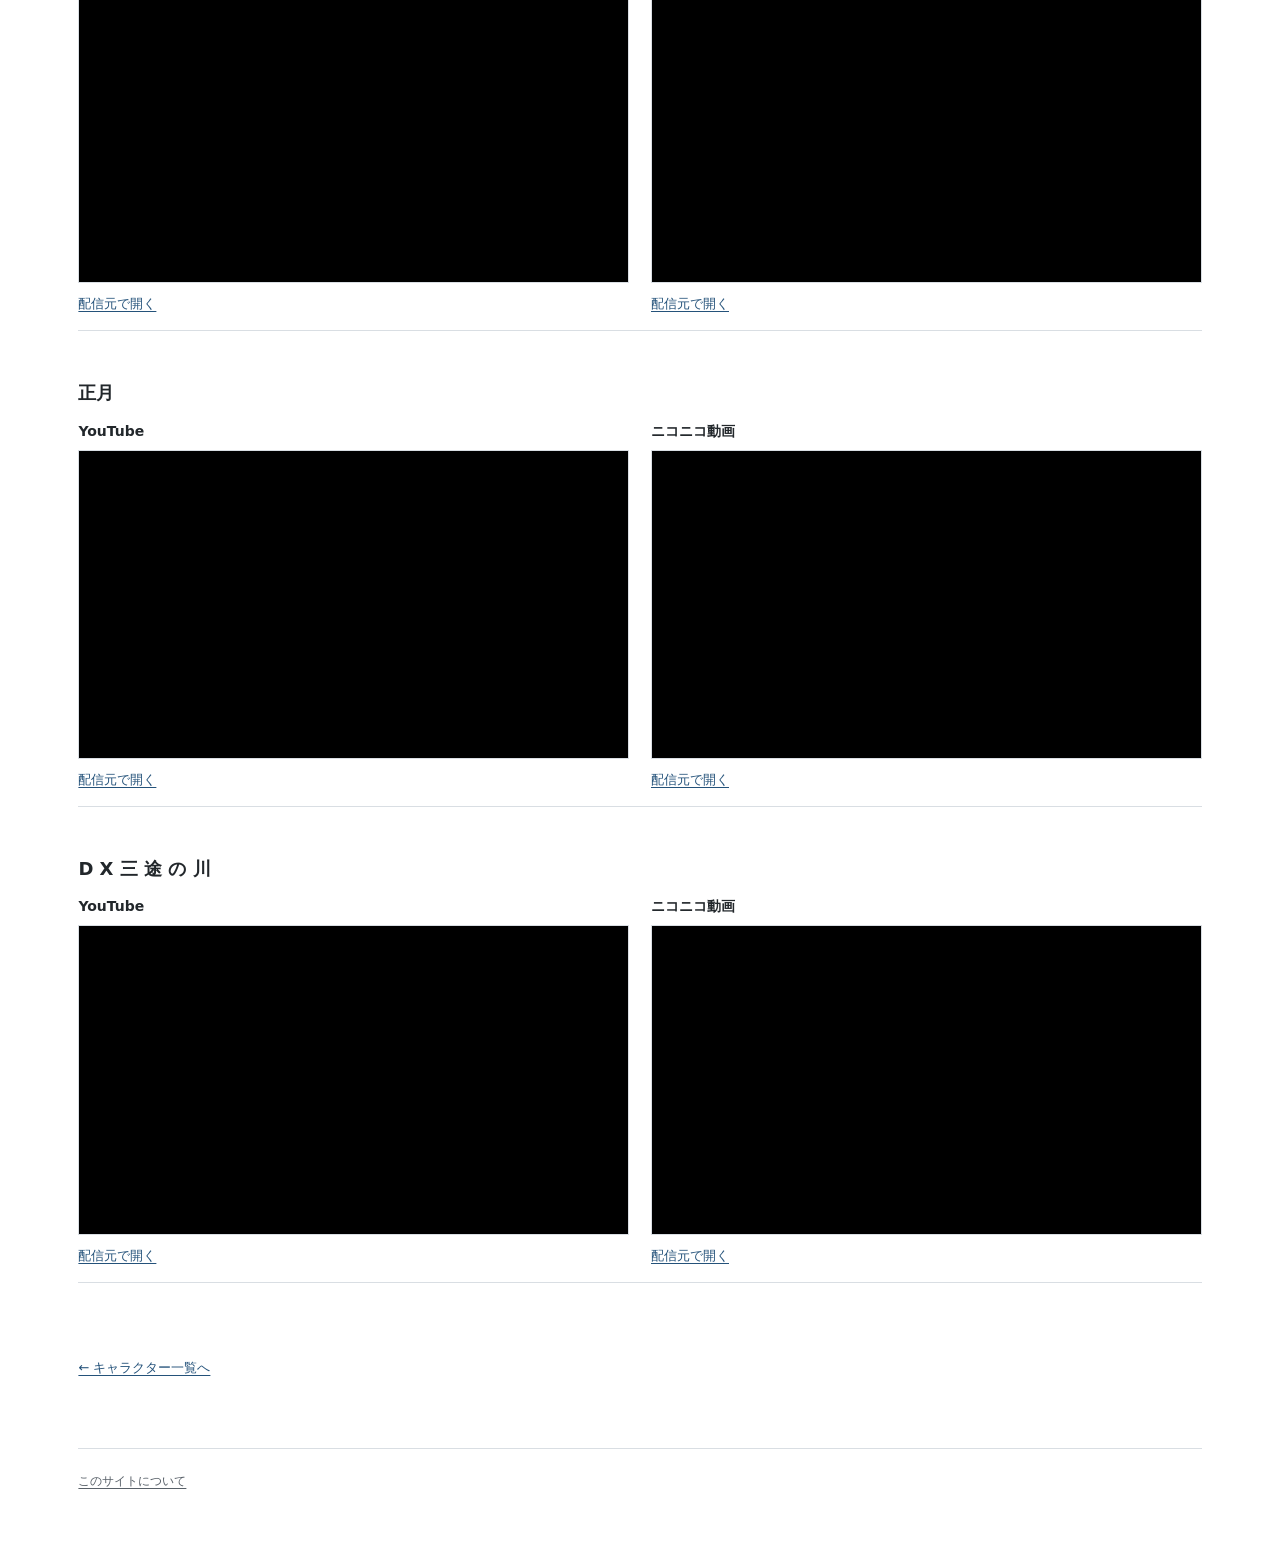
<file: character/nanika.html>
<!doctype html>
<html lang="ja">
<head>
  <meta charset="utf-8">
  <meta name="viewport" content="width=device-width, initial-scale=1">
  <meta name="theme-color" content="#ffffff">
  <meta name="description" content="創作キャラクターの紹介、登場作品、リンクをまとめた個人サイトです。">
  <title>創作サイト</title>
  <link rel="stylesheet" href="../assets/theme.css">
  <link rel="stylesheet" href="../assets/style.css">
  <script defer src="../assets/data/site.js"></script>
  <script defer src="../assets/data/characters.js"></script>
  <script defer src="../assets/data/works.js"></script>
  <script defer src="../assets/data/links.js"></script>
  <script defer src="../assets/app.js"></script>
</head>
<body data-page="character" data-root="../" data-character="nanika">
  <div class="site">
    <header class="header" id="site-header"></header>
    <main id="content"></main>
    <footer class="footer" id="site-footer"></footer>
  </div>
</body>
</html>
</file>
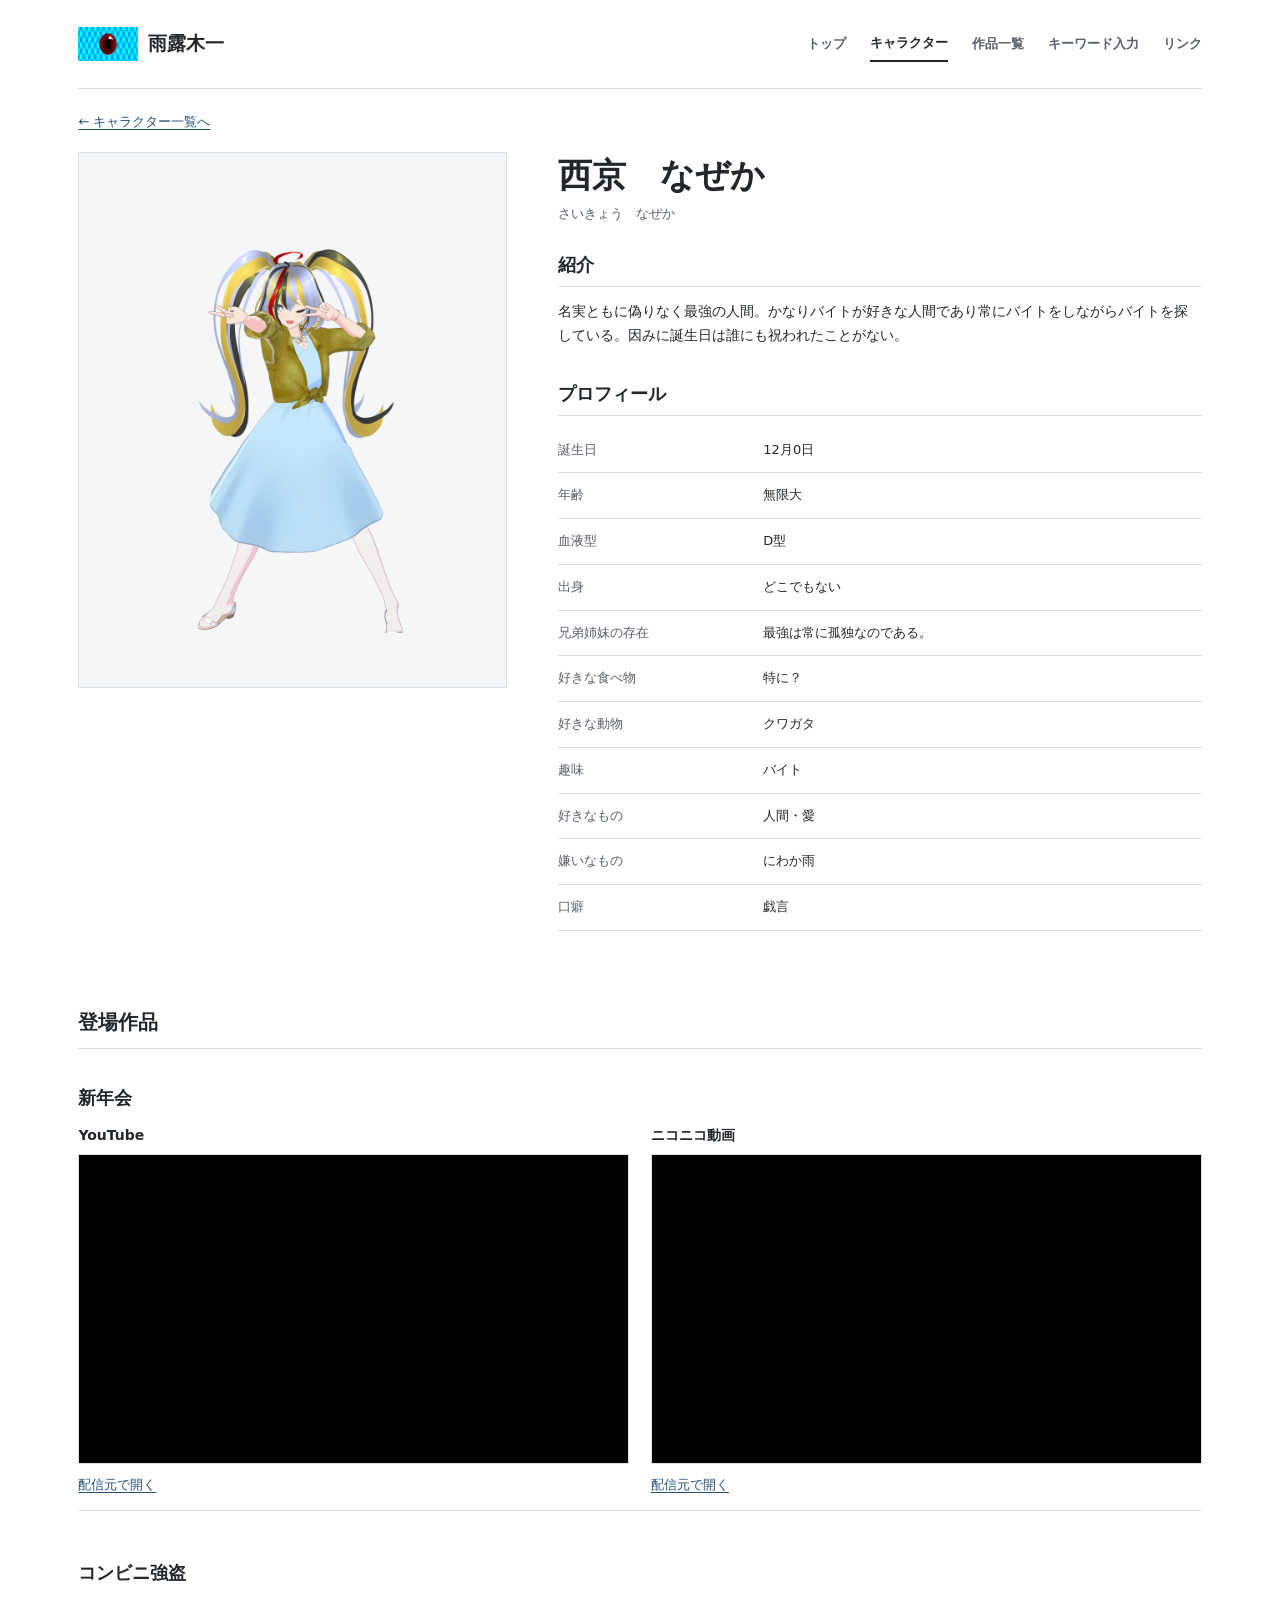
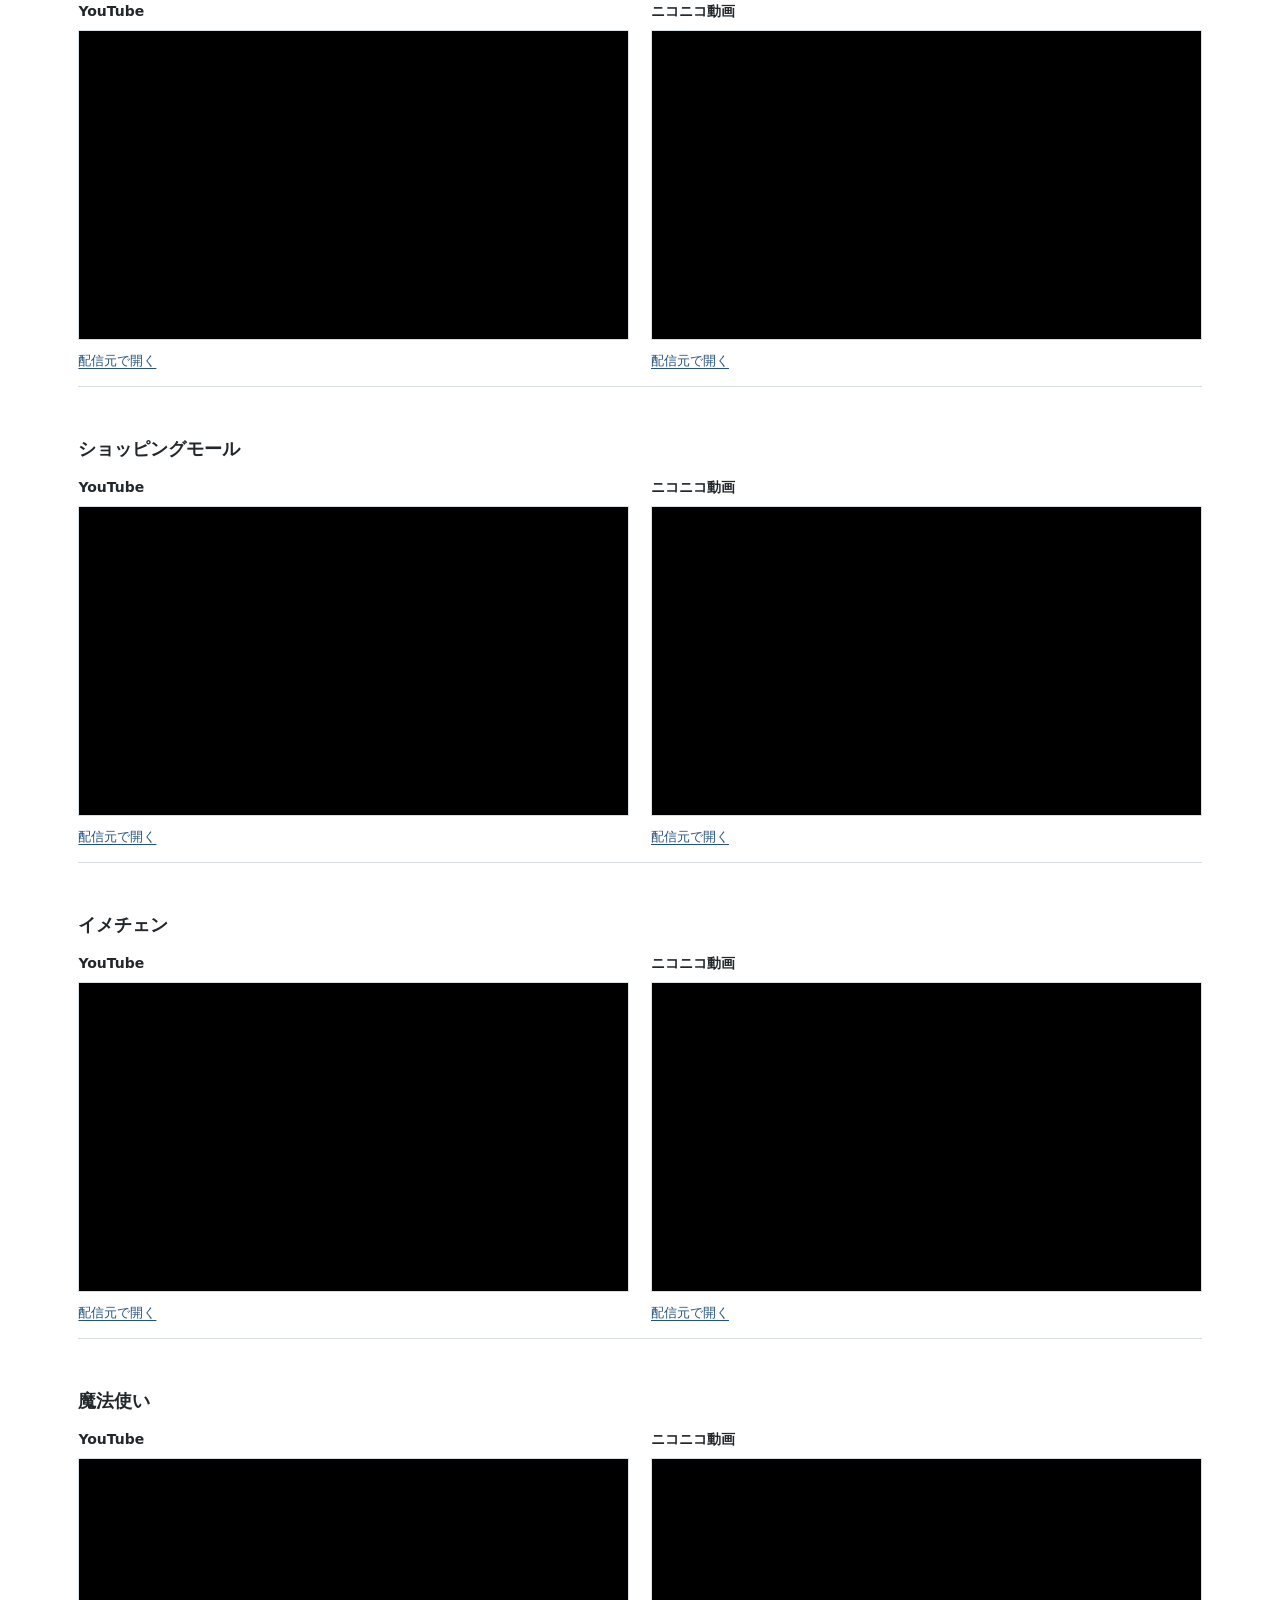
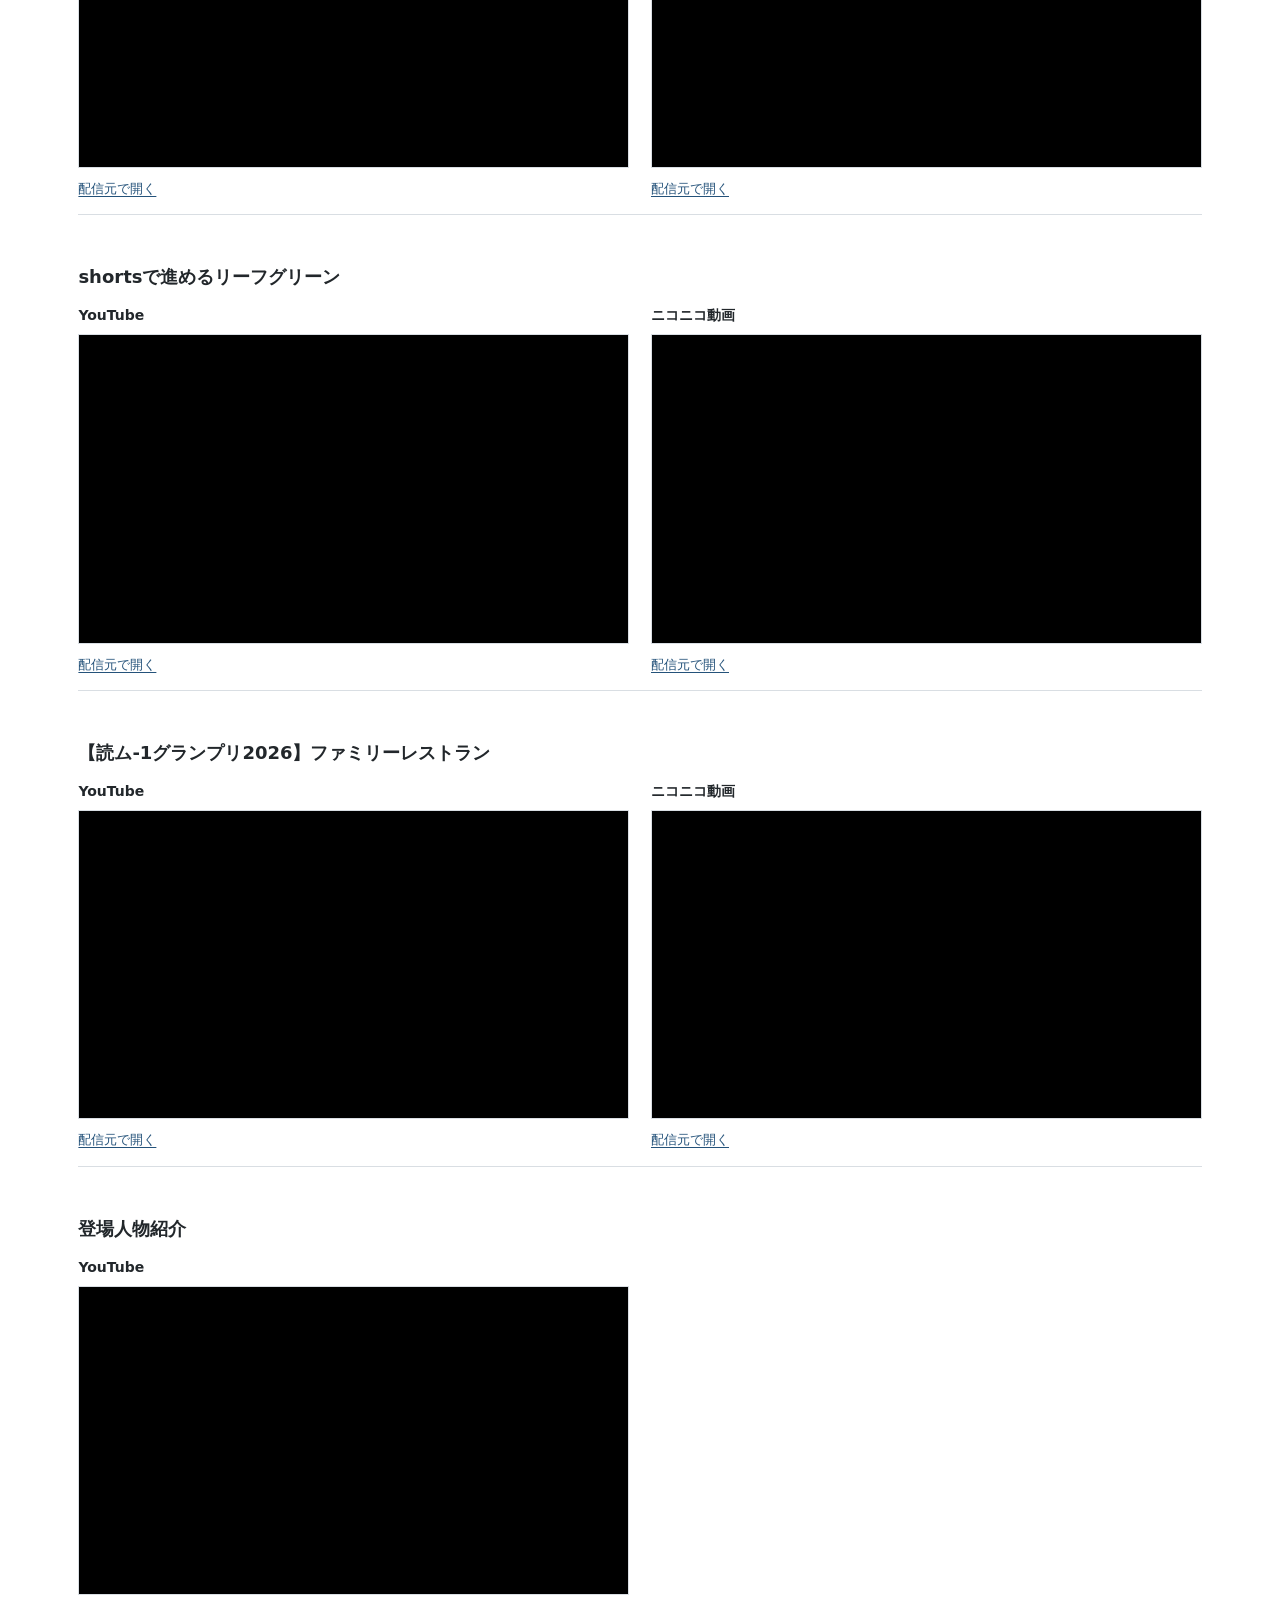
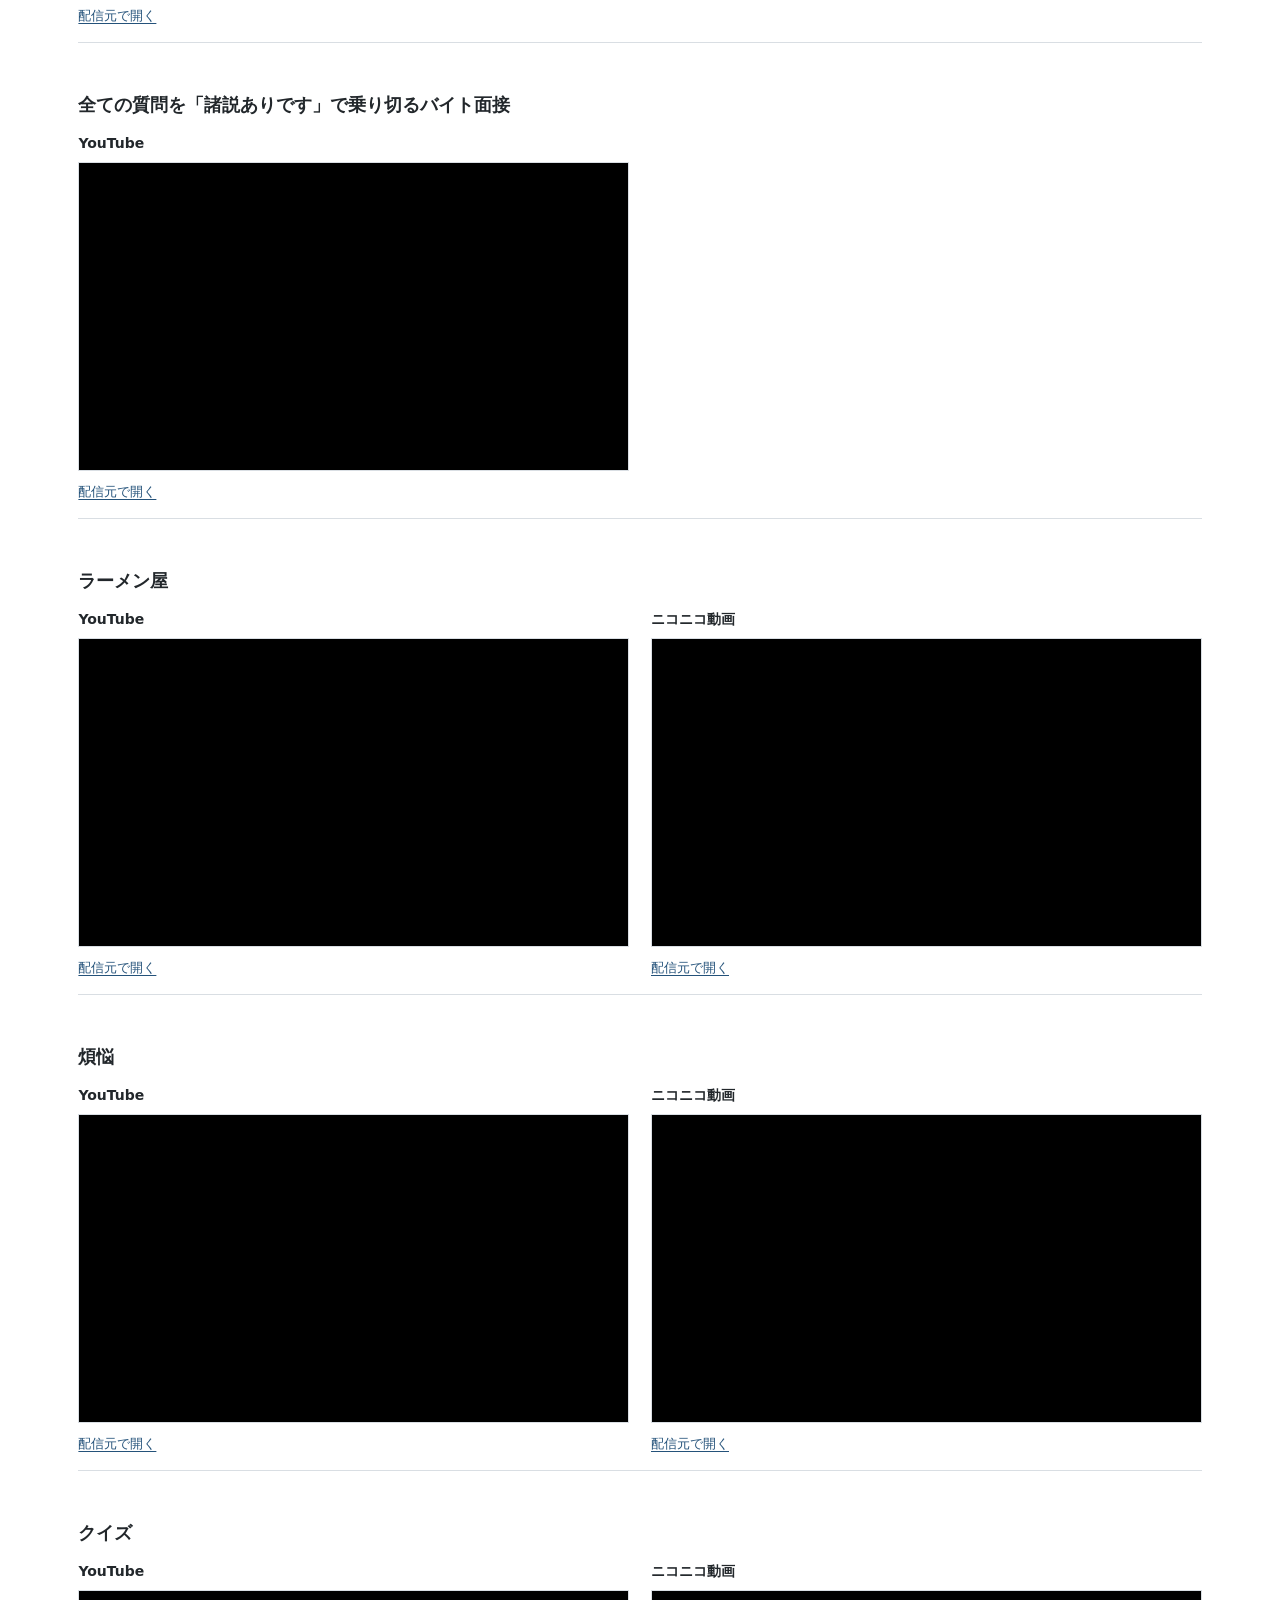
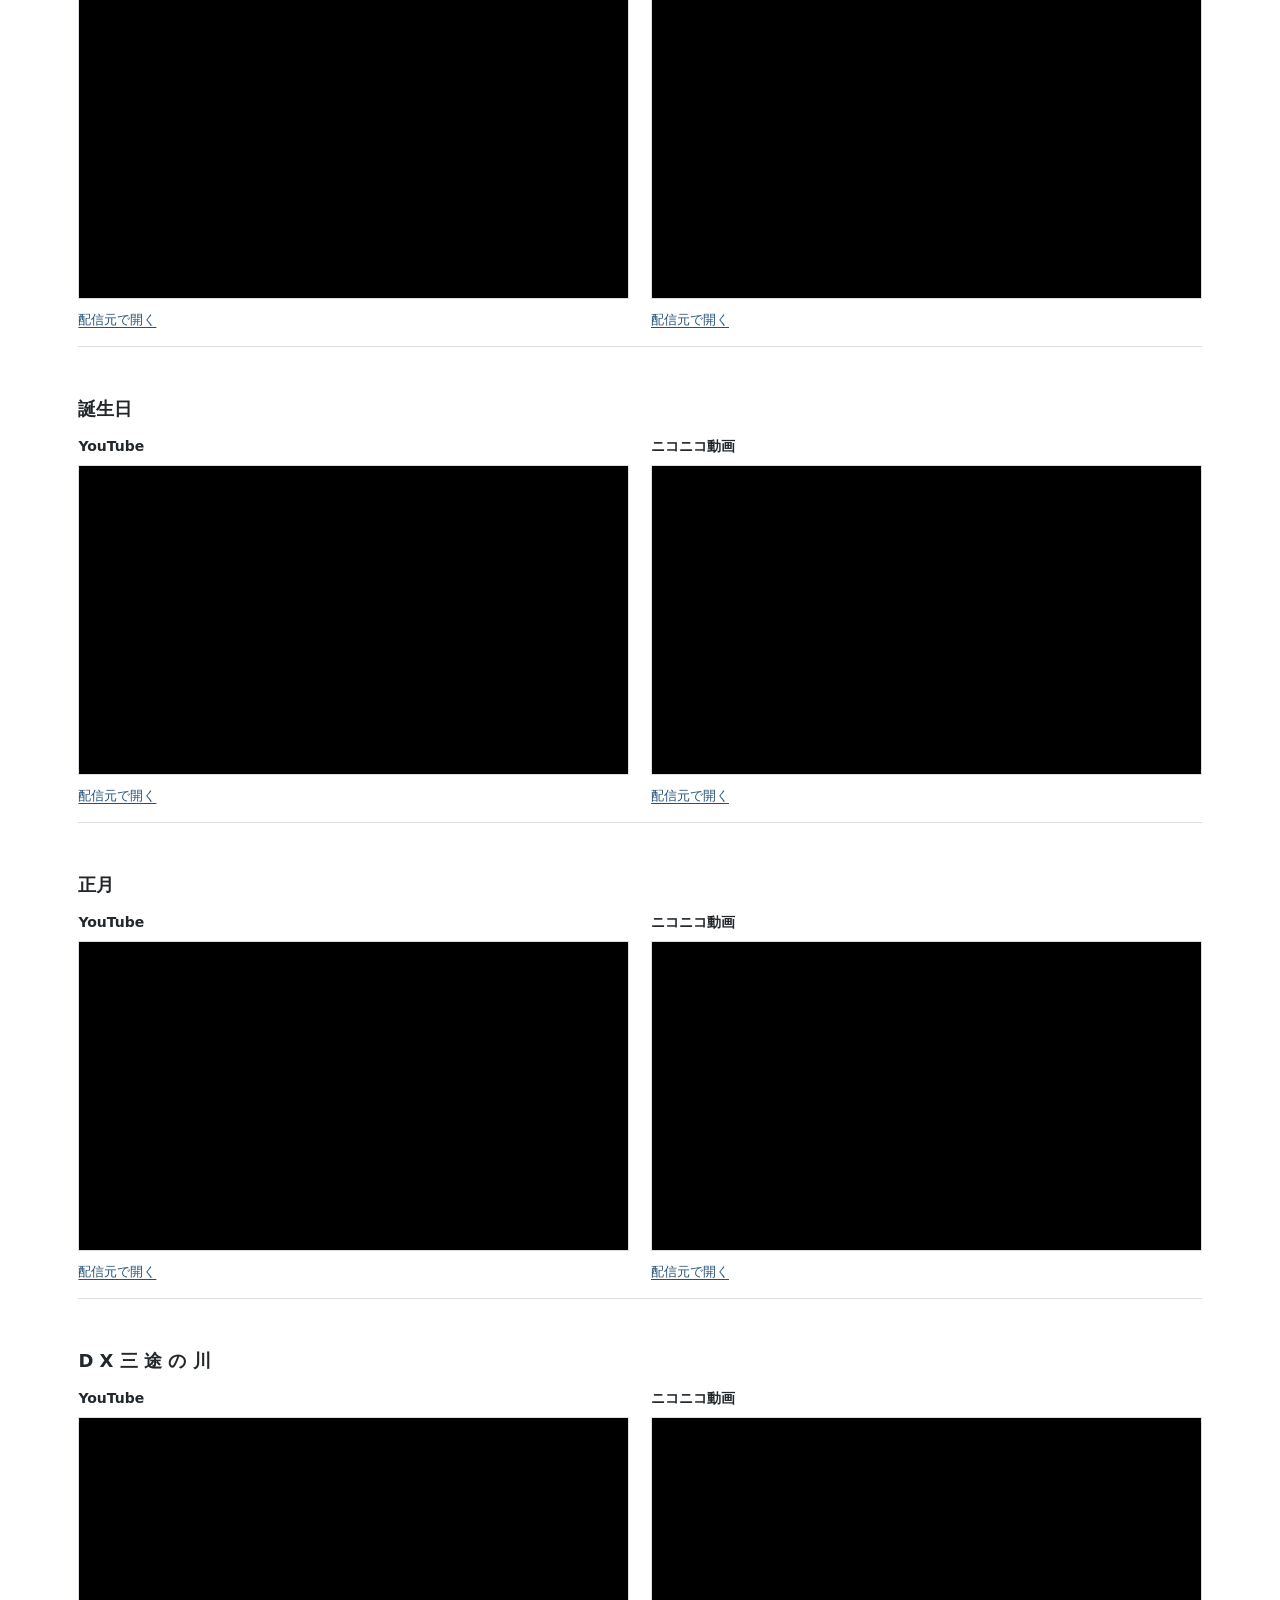
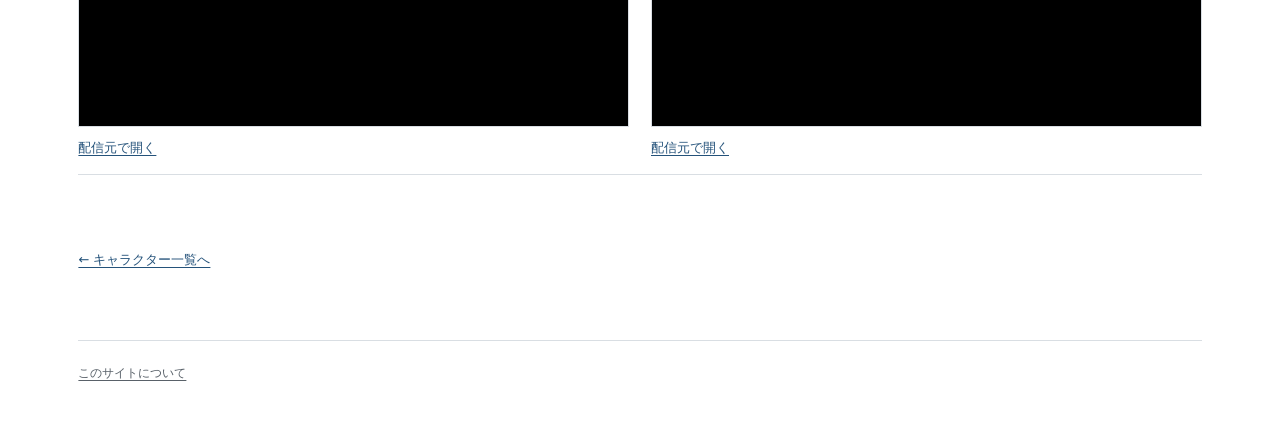
<file: character/nazeka.html>
<!doctype html>
<html lang="ja">
<head>
  <meta charset="utf-8">
  <meta name="viewport" content="width=device-width, initial-scale=1">
  <meta name="theme-color" content="#ffffff">
  <meta name="description" content="創作キャラクターの紹介、登場作品、リンクをまとめた個人サイトです。">
  <title>創作サイト</title>
  <link rel="stylesheet" href="../assets/theme.css">
  <link rel="stylesheet" href="../assets/style.css">
  <script defer src="../assets/data/site.js"></script>
  <script defer src="../assets/data/characters.js"></script>
  <script defer src="../assets/data/works.js"></script>
  <script defer src="../assets/data/links.js"></script>
  <script defer src="../assets/app.js"></script>
</head>
<body data-page="character" data-root="../" data-character="nazeka">
  <div class="site">
    <header class="header" id="site-header"></header>
    <main id="content"></main>
    <footer class="footer" id="site-footer"></footer>
  </div>
</body>
</html>
</file>
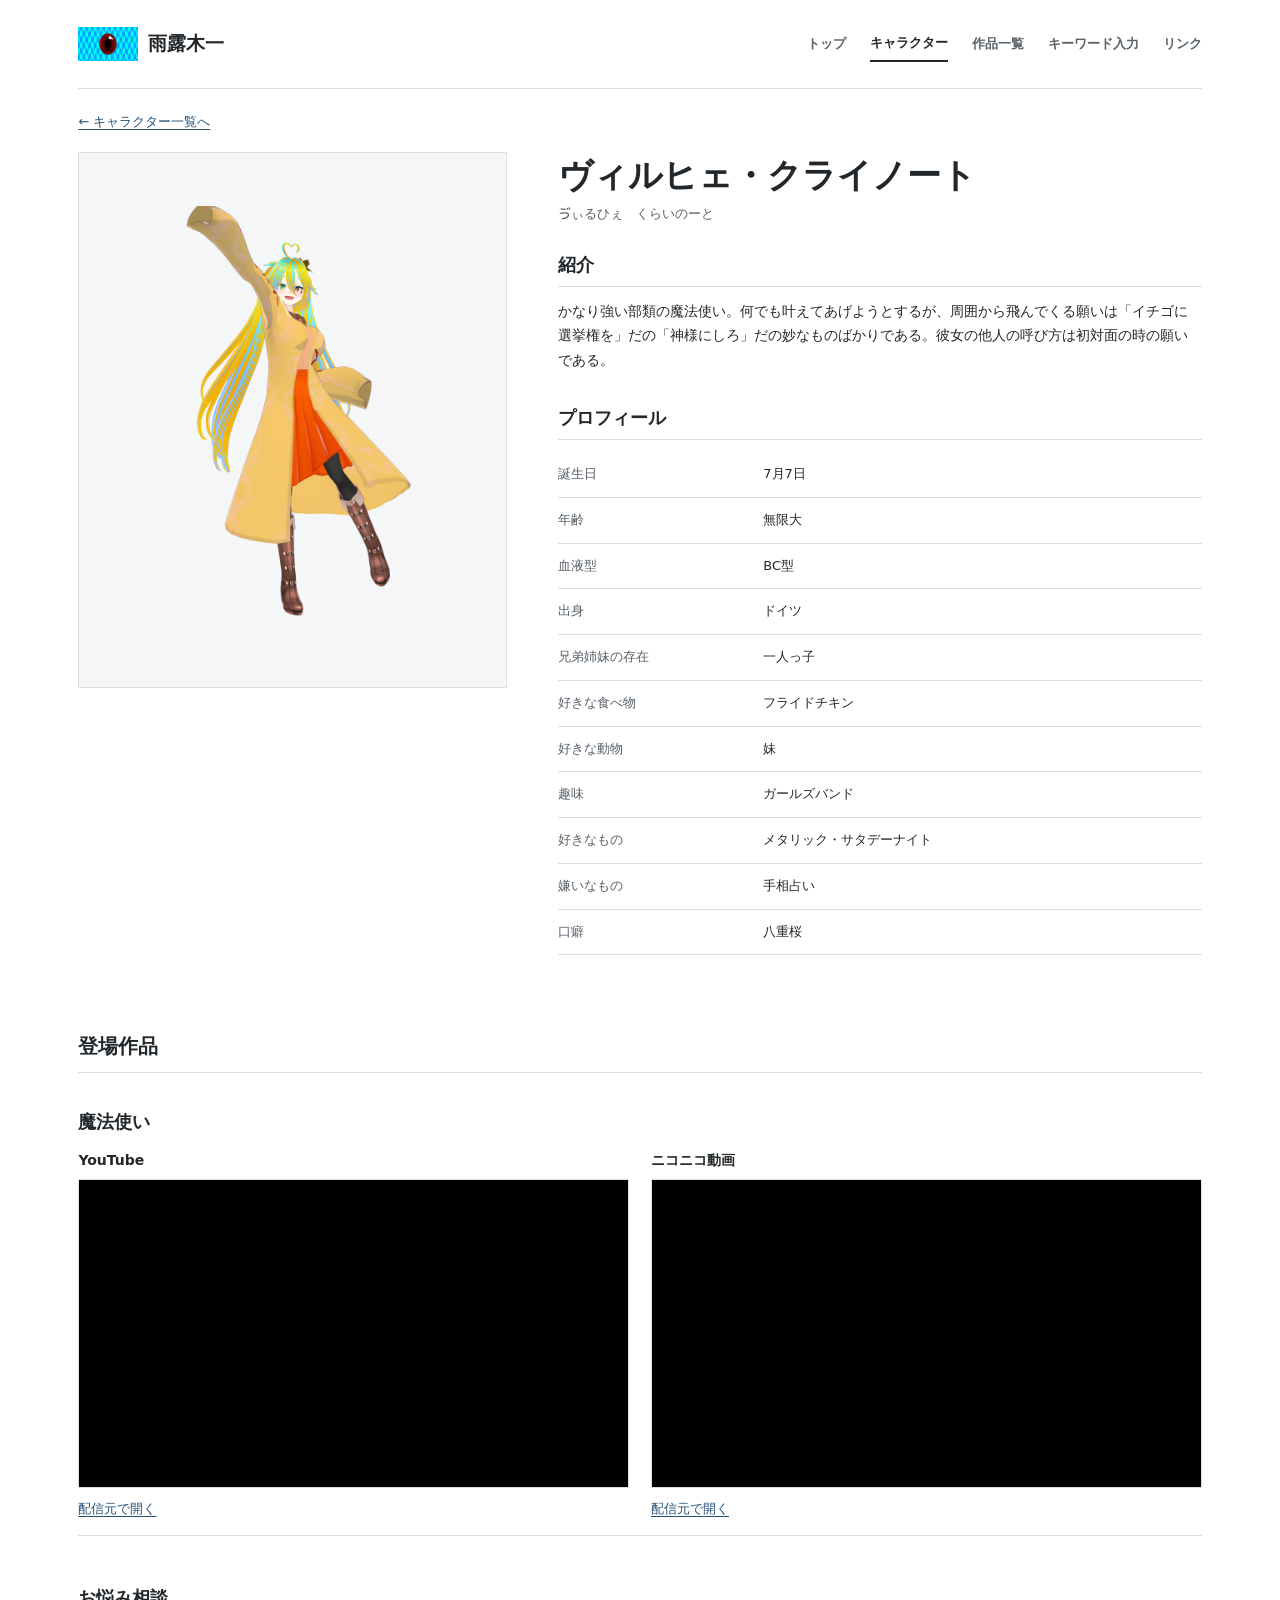
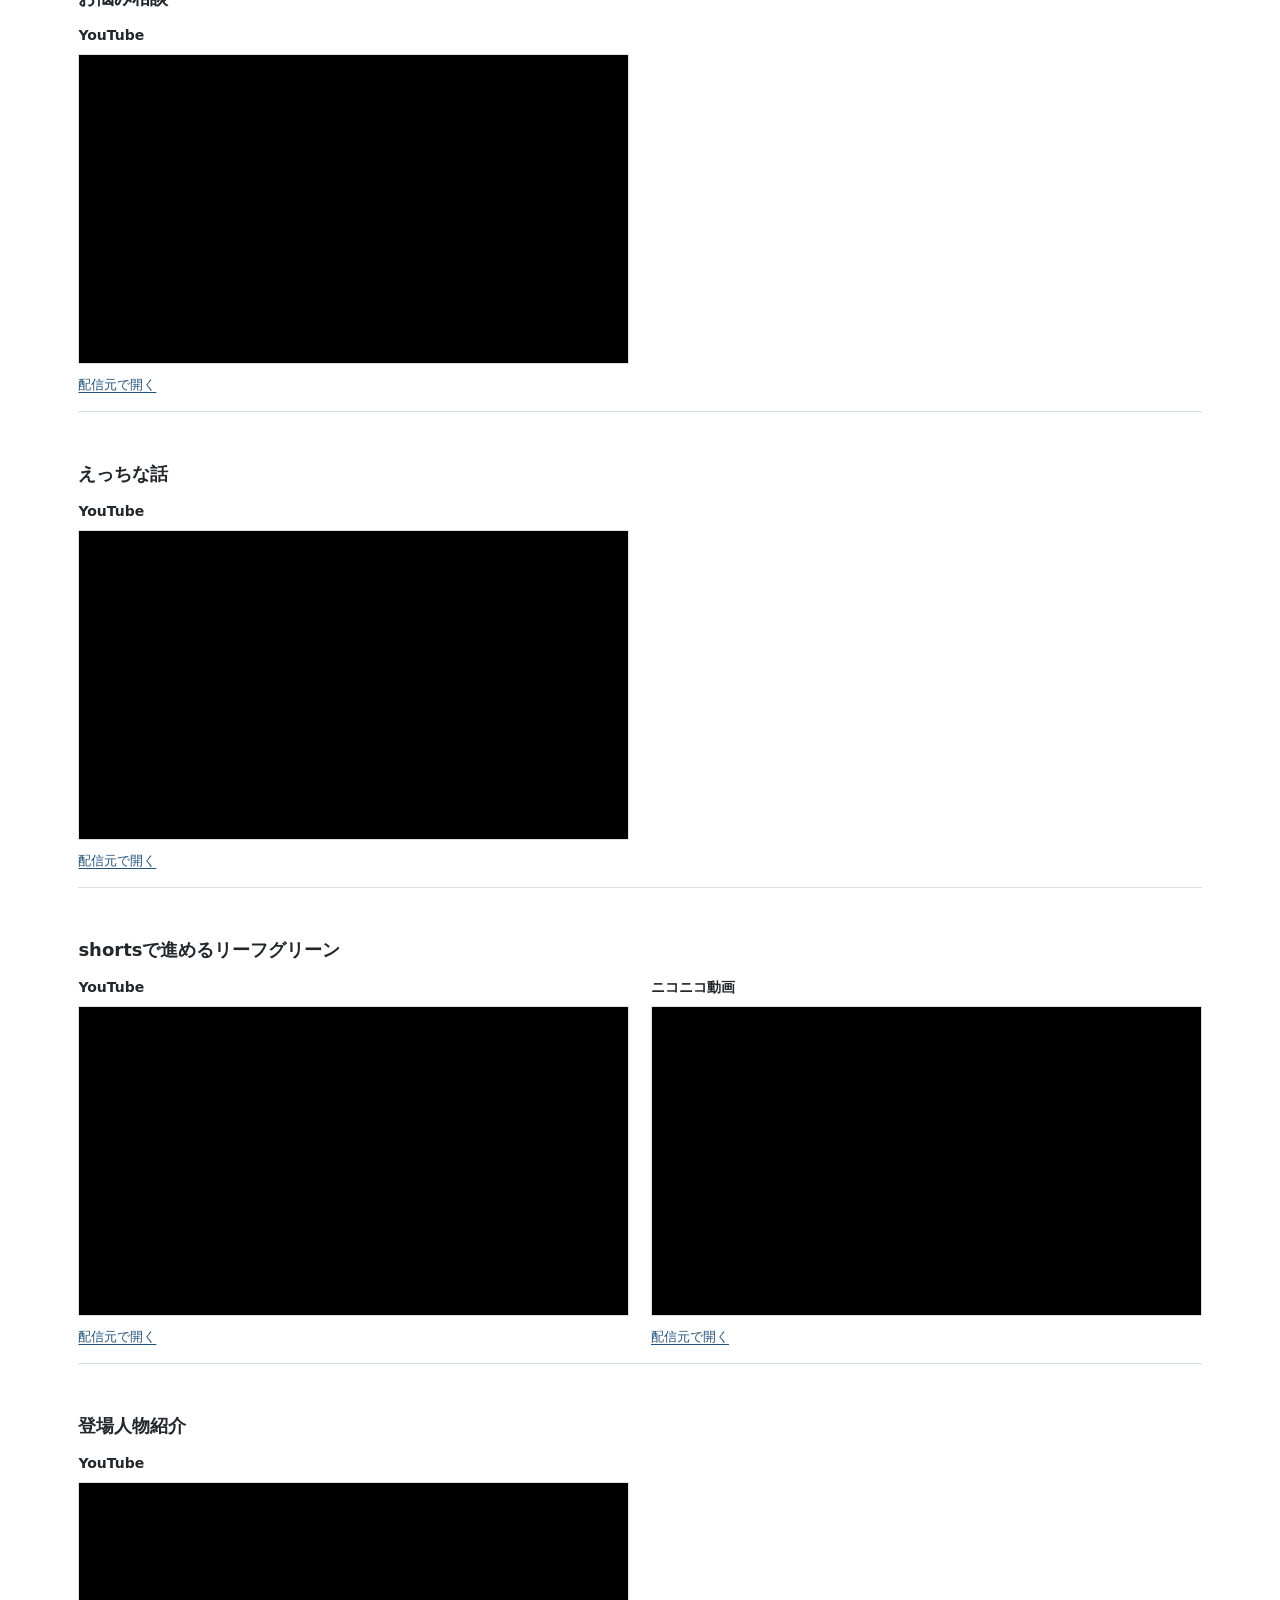
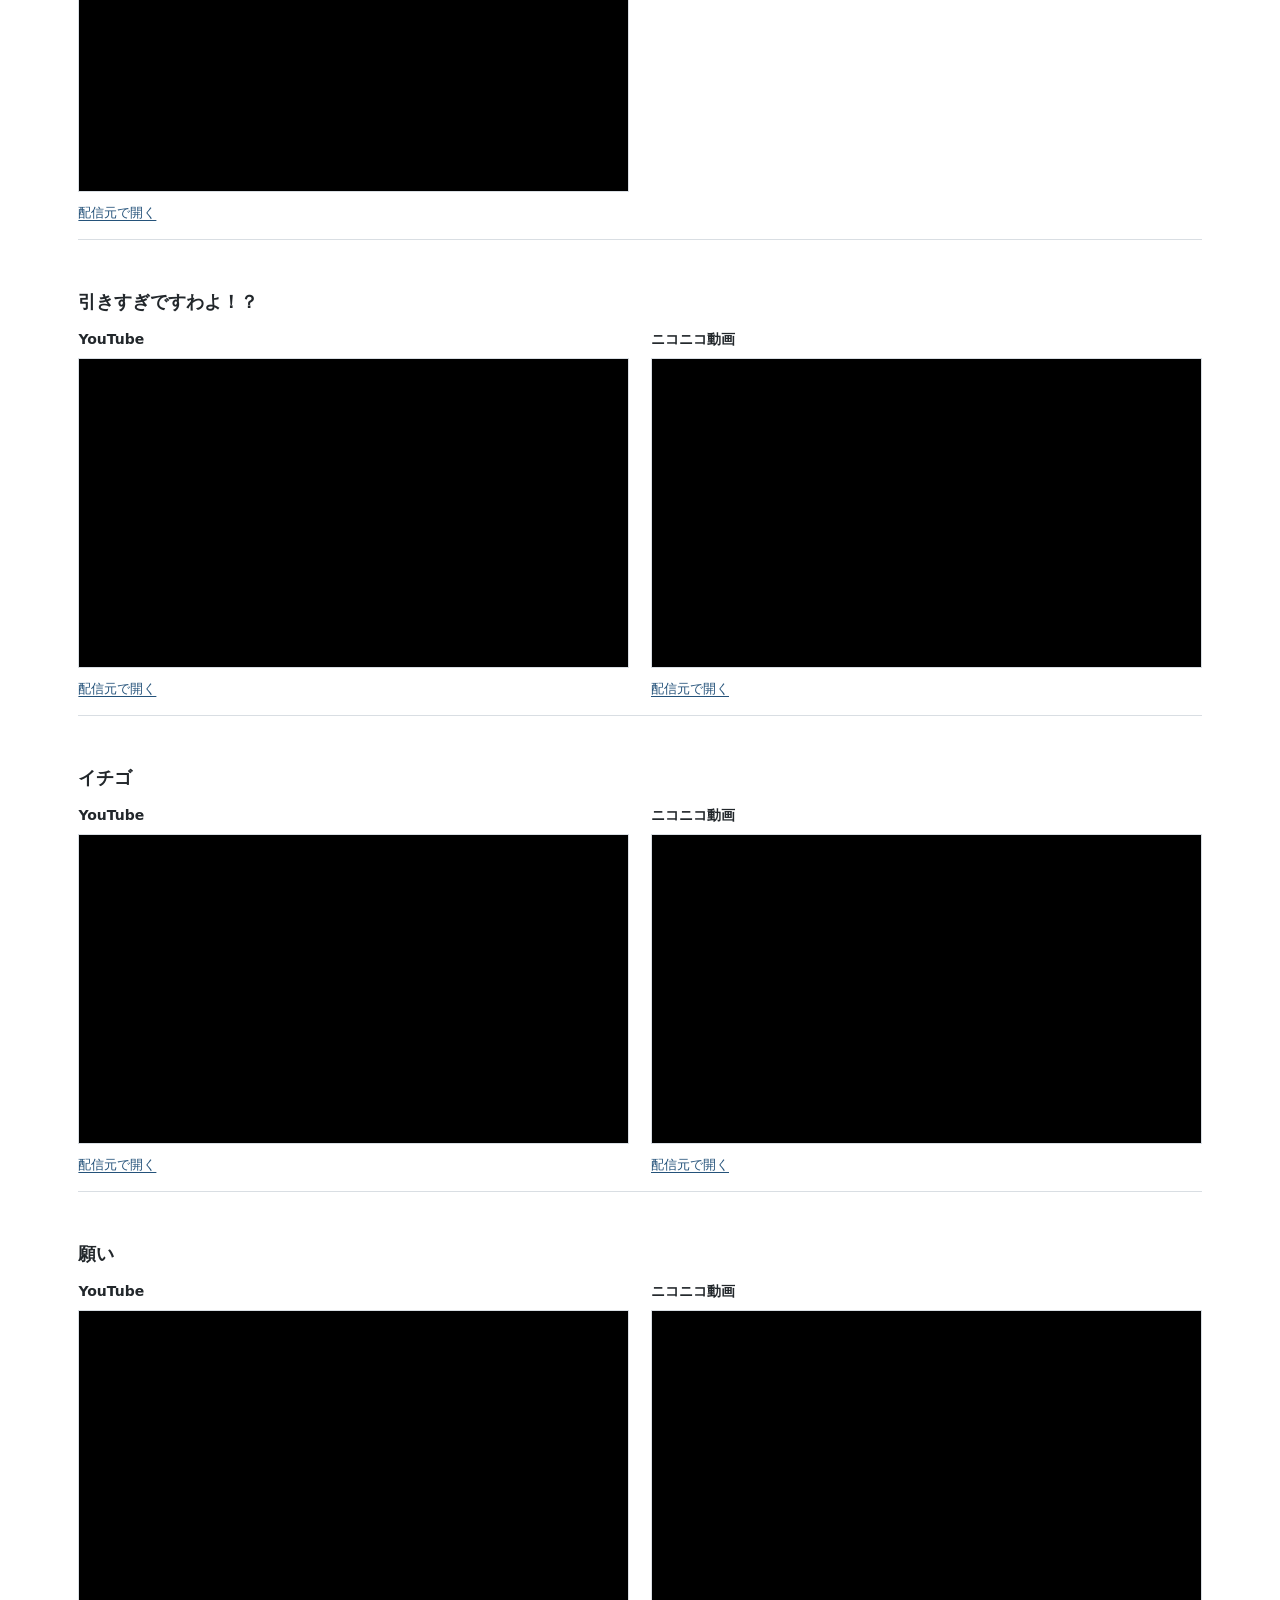
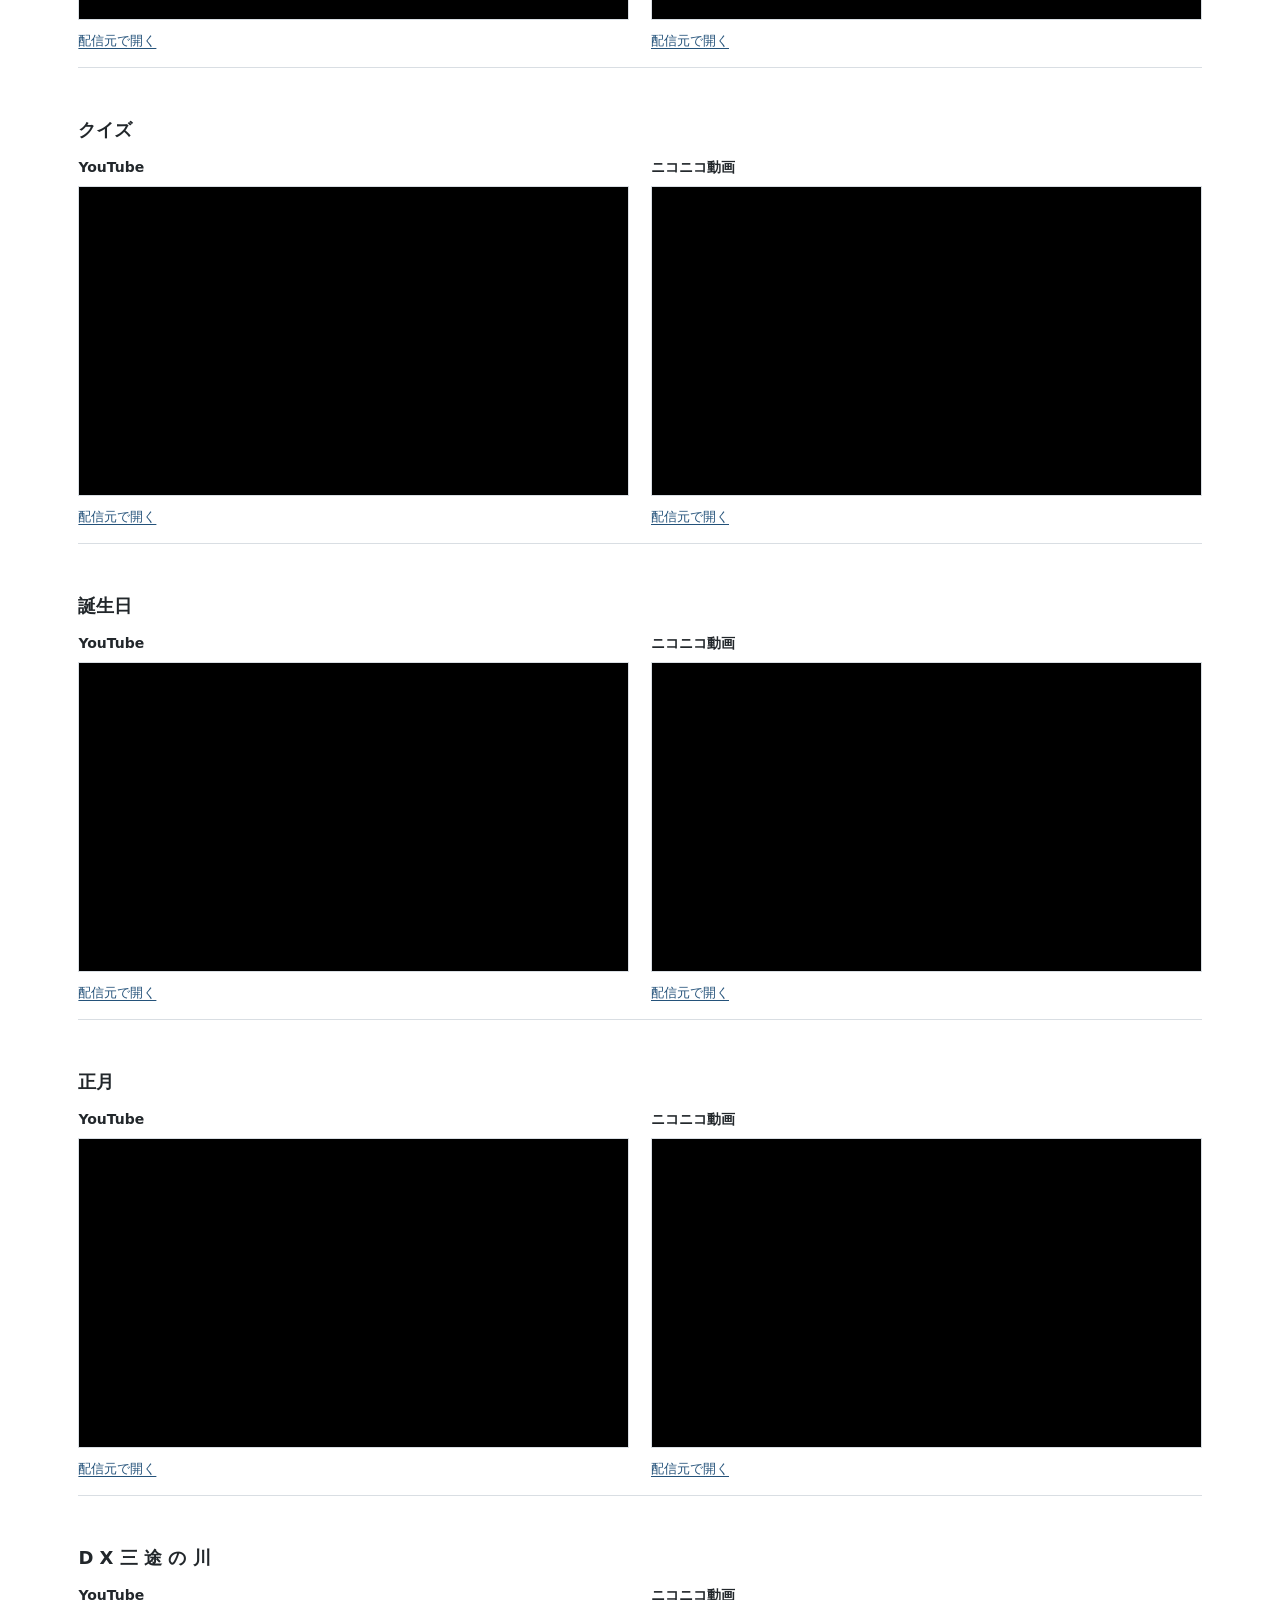
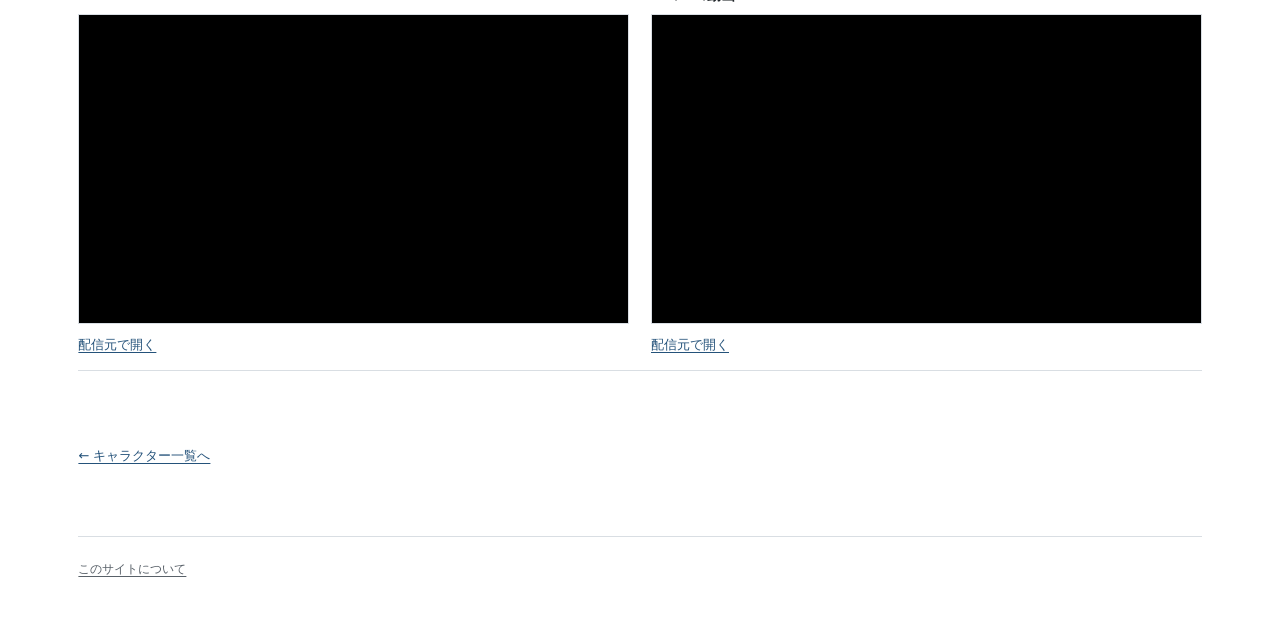
<file: character/wilche.html>
<!doctype html>
<html lang="ja">
<head>
  <meta charset="utf-8">
  <meta name="viewport" content="width=device-width, initial-scale=1">
  <meta name="theme-color" content="#ffffff">
  <meta name="description" content="創作キャラクターの紹介、登場作品、リンクをまとめた個人サイトです。">
  <title>創作サイト</title>
  <link rel="stylesheet" href="../assets/theme.css">
  <link rel="stylesheet" href="../assets/style.css">
  <script defer src="../assets/data/site.js"></script>
  <script defer src="../assets/data/characters.js"></script>
  <script defer src="../assets/data/works.js"></script>
  <script defer src="../assets/data/links.js"></script>
  <script defer src="../assets/app.js"></script>
</head>
<body data-page="character" data-root="../" data-character="wilche">
  <div class="site">
    <header class="header" id="site-header"></header>
    <main id="content"></main>
    <footer class="footer" id="site-footer"></footer>
  </div>
</body>
</html>
</file>
<file: assets/theme.css>
/* =======================================================
 * 見た目を変更したい場合は、まずこのファイルだけ編集してください。
 * 色は #RRGGBB、横幅は px、文字サイズは style.css 側で調整できます。
 * ======================================================= */
:root {
  --site-title-icon-size: 60px;
  --page-bg: #ffffff;          /* ページ全体の背景色 */
  --ink: #22272b;              /* 見出し・本文 */
  --muted: #596169;            /* 補足説明 */
  --link: #24527a;             /* リンク */
  --border: #d9dee3;           /* 区切り線 */
  --border-hover: #a5aeb6;     /* マウスを乗せたときの枠 */
  --surface: #f5f6f7;          /* 画像未登録欄などの背景 */
  --video-bg: #000000;         /* 動画プレーヤーの背景 */
  --max: 1200px;               /* コンテンツの最大横幅 */
  --font-family: system-ui, "Hiragino Kaku Gothic ProN", "Yu Gothic", Meiryo, sans-serif;
}
</file>
<file: assets/style.css>
/*
 * 基本レイアウト・各パーツ共通スタイル。
 * 文字色・背景色・線色・最大幅・フォントの編集は theme.css で行います。
 * レイアウトを変えたいときのみ、このファイルを編集してください。
 */
* { box-sizing:border-box; }
html { scroll-behavior:smooth; }
body { margin:0; background:var(--page-bg); color:var(--ink); font-family:var(--font-family); font-size:15px; line-height:1.75; overflow-wrap:anywhere; -webkit-text-size-adjust:100%; }
a { color:var(--link); text-underline-offset:3px; }
a:hover { text-decoration:underline; }
a:focus-visible { outline:2px solid var(--link); outline-offset:3px; }
.site { width:min(100%,var(--max)); margin:0 auto; padding:0 clamp(17px,3vw,42px) 30px; }
.header { display:flex; align-items:center; justify-content:space-between; gap:20px; min-height:75px; padding:14px 0; border-bottom:1px solid var(--border); }
.logo { color:var(--ink); font-size:19px; font-weight:750; text-decoration:none; white-space:nowrap; }
.site-nav { display:flex; align-items:center; flex-wrap:wrap; gap:5px 24px; }
.site-nav a { color:var(--muted); font-size:13px; font-weight:600; text-decoration:none; padding:6px 0; white-space:nowrap; }
.site-nav a[aria-current="page"] { color:var(--ink); border-bottom:2px solid var(--ink); }
.site-nav a:hover { color:var(--ink); }
main { min-height:50vh; }
.hero { padding:48px 0 38px; border-bottom:1px solid var(--border); }
.hero h1 { margin:0 0 8px; font-size:clamp(27px,4vw,38px); line-height:1.5; letter-spacing:.02em; }
.hero p { margin:0; color:var(--muted); font-size:14px; }
.page-heading { padding:38px 0 22px; }
.page-heading h1 { font-size:clamp(24px,3vw,32px); margin:0 0 6px; line-height:1.4; }
.page-heading p { margin:0; color:var(--muted); font-size:13px; }
.section { margin:38px 0 52px; }
.section-heading { display:flex; align-items:center; justify-content:space-between; gap:20px; margin-bottom:16px; }
.section-heading h2 { margin:0; font-size:20px; line-height:1.5; }
.more { font-size:13px; white-space:nowrap; }
.note { color:var(--muted); font-size:13px; }
.character-list { display:grid; grid-template-columns:1fr; gap:12px; }
.item-link { display:flex; align-items:center; gap:13px; min-width:0; padding:12px; border:1px solid var(--border); border-radius:4px; color:var(--ink); text-decoration:none; }
.item-link:hover { border-color:var(--border-hover); text-decoration:none; }
.mini-art { display:grid; flex:0 0 74px; width:74px; height:82px; align-items:center; justify-items:center; background:var(--surface); border:1px solid var(--border); color:var(--muted); text-align:center; font-size:11px; object-fit:cover; }
.item-body { min-width:0; flex:1; }
.item-body strong { display:block; font-size:16px; font-weight:700; margin-bottom:4px; }
.item-body p { margin:0; color:var(--muted); font-size:12px; line-height:1.7; }
.works-list { display:grid; grid-template-columns:1fr; gap:12px; }
.work-row { display:block; min-width:0; border:1px solid var(--border); border-radius:4px; padding:17px 18px; text-decoration:none; color:var(--ink); }
.work-row:hover { border-color:var(--border-hover); text-decoration:none; }
.work-meta { display:block; margin-bottom:4px; font-size:11px; color:var(--muted); }
.work-row strong { display:flex; align-items:center; justify-content:space-between; font-size:17px; }
.work-row p { margin:7px 0 0; font-size:12px; color:var(--muted); line-height:1.7; }
.link-panel { padding:20px 0; border-top:1px solid var(--border); }
.link-panel h2 { margin:0 0 4px; font-size:20px; }
.link-panel p { margin:0 0 8px; font-size:13px; color:var(--muted); }
.link-panel a { font-size:13px; }
.footer { margin-top:50px; padding:22px 0; border-top:1px solid var(--border); font-size:12px; color:var(--muted); }
.footer a { color:var(--muted); }
.back { display:inline-block; margin:22px 0 18px; font-size:13px; }
.profile-layout { display:grid; grid-template-columns:minmax(0,1fr); gap:28px; }
.portrait-panel, .profile-copy { min-width:0; }
.character-art { display:grid; place-items:center; width:100%; min-height:260px; aspect-ratio:4/3; background:var(--surface); border:1px solid var(--border); color:var(--muted); font-size:13px; object-fit:contain; }
.profile-head { margin:0 0 25px; }
.profile-head h1 { font-size:clamp(25px,3vw,34px); margin:0 0 4px; line-height:1.4; }
.profile-head p { margin:0; font-size:13px; color:var(--muted); }
.profile-block { margin:0 0 32px; }
.profile-block h2, .work-section h2 { margin:0 0 12px; font-size:18px; line-height:1.6; border-bottom:1px solid var(--border); padding-bottom:6px; }
.profile-block .description, .work-section > p { margin:0; font-size:14px; }
.profile-list { margin:0; display:grid; grid-template-columns:1fr; }
.profile-list > div { display:grid; grid-template-columns:minmax(88px,30%) minmax(0,1fr); gap:12px; padding:11px 0; border-bottom:1px solid var(--border); }
.profile-list dt { font-size:13px; color:var(--muted); }
.profile-list dd { margin:0; font-size:13px; }
.blank-note { color:var(--muted); border:1px solid var(--border); padding:14px; font-size:13px; }
.work-cover { padding:10px 0 23px; margin:8px 0 26px; border-bottom:1px solid var(--border); }
.work-cover small { display:block; color:var(--muted); font-size:12px; }
.work-cover h1 { margin:4px 0 0; font-size:clamp(26px,3.6vw,38px); }
.work-section { margin:28px 0 34px; }
.work-info-grid { display:grid; grid-template-columns:minmax(0,1fr); gap:15px; }
.video-grid { display:grid; grid-template-columns: minmax(0,1fr); gap:22px; margin-top:16px; }
.video-source { min-width:0; }
.video-provider { font-weight:700; font-size:14px; margin:0 0 8px; }
.video-embed { position:relative; display:grid; place-items:center; width:100%; aspect-ratio:16 / 9; background:var(--surface); border:1px solid var(--border); overflow:hidden; }
.video-embed iframe { position:absolute; inset:0; display:block; width:100%; height:100%; border:0; background:var(--video-bg); }
.video-placeholder { text-align:center; padding:18px; font-size:13px; color:var(--muted); }
.video-placeholder small { display:block; margin-top:7px; color:var(--muted); font-size:11px; }
.video-actions { margin-top:8px; min-height:25px; font-size:12px; }
.video-original[hidden] { display:none; }
.video-intro { font-size:13px; color:var(--muted); margin:0; }
.links-group { margin:20px 0 32px; }
.links-group h2 { font-size:16px; margin:0 0 10px; }
.link-list { display:grid; grid-template-columns:1fr; gap:10px; }
.link-row { display:block; padding:14px 16px; border:1px solid var(--border); border-radius:4px; color:var(--ink); text-decoration:none; }
.link-row:hover { text-decoration:none; }
.link-content strong { display:block; font-size:14px; }
.link-content small { display:block; color:var(--muted); font-size:12px; }
.link-row.unset { background:var(--surface); color:var(--muted); }
.about-box { padding:18px; border:1px solid var(--border); color:var(--muted); font-size:13px; }
.about-box strong { color:var(--ink); font-size:15px; }
.about-box p { margin:7px 0; }
@media (min-width:640px) {
  .character-list { grid-template-columns:repeat(2,minmax(0,1fr)); }
  .works-list { grid-template-columns:repeat(2,minmax(0,1fr)); }
  .link-list { grid-template-columns:repeat(2,minmax(0,1fr)); }
}
@media (min-width:850px) {
  .profile-layout { grid-template-columns:minmax(240px, .8fr) minmax(0,1.2fr); gap:clamp(25px,4vw,54px); }
  .character-art { aspect-ratio:4/5; min-height:400px; }
  .video-grid { grid-template-columns:repeat(2,minmax(0,1fr)); }
  .work-info-grid { grid-template-columns:minmax(0,1fr) minmax(0,1fr); gap:35px; }
}
@media (min-width:1100px) {
  .character-list { grid-template-columns:repeat(3,minmax(0,1fr)); }
}
@media (max-width:570px) {
  .header { display:block; padding:16px 0 9px; }
  .site-nav { gap:10px 18px; margin-top:9px; }
  .hero { padding:33px 0 30px; }
  .section { margin:30px 0 42px; }
  .video-placeholder small { font-size:10px; }
}
@media (prefers-reduced-motion:reduce) { html { scroll-behavior:auto; } }

/* List-only works overview (no work detail pages). */
.works-index { list-style:none; padding:0; margin:0 0 54px; border-top:1px solid var(--border); }
.works-index li { padding:14px 12px; border-bottom:1px solid var(--border); font-size:15px; }
.works-index a { color:var(--ink); text-decoration:none; }
.works-index a:hover { color:var(--link); text-decoration:underline; }
.video-provider { line-height:1.5; }

.video-origin-link { display:inline-block; margin:10px 0 2px; font-size:13px; }

/* Work titles and their embedded videos form a single section on character pages. */
.appearances-section { margin-top:42px; }
.appearances-section > h2 { font-size:20px; padding-bottom:8px; border-bottom:1px solid var(--border); }
.appearance-entries { display:grid; grid-template-columns:minmax(0,1fr); gap:30px; }
.appearance-entry { padding:16px 0 12px; border-bottom:1px solid var(--border); min-width:0; }
.appearance-entry h3 { margin:0 0 12px; font-size:18px; font-weight:700; }
.appearance-entry .video-grid { margin-top:12px; }
.appearance-entry .video-intro { margin-top:8px; }

/* 「このサイトについて」のページ内ナビゲーション */
.appearances { display:grid; gap:10px; grid-template-columns:minmax(0,1fr); }
.appearance { display:flex; align-items:center; justify-content:space-between; padding:14px 16px; border:1px solid var(--border); border-radius:4px; color:var(--ink); text-decoration:none; }
.appearance:hover { border-color:var(--border-hover); text-decoration:none; }
.go { color:var(--muted); }
@media (min-width:640px) { .appearances { grid-template-columns:repeat(3,minmax(0,1fr)); } }
/* 過去の作品リンクを維持するための、表示しないアンカー */
.anchor-target { display:block; height:0; }

/* サイト名の横にだけ表示するアイコン。リンク一覧やナビには付けない。 */
.site-brand { display:flex; align-items:center; gap:10px; min-width:0; }
.site-title-icon { display:block; flex:0 0 auto; width:var(--site-title-icon-size, 32px); height:var(--site-title-icon-size, 32px); object-fit:contain; }

/* キャラクター画像の自動切替（一覧の小画像・個別ページの大画像に共通） */
.character-slideshow { position:relative; display:block; overflow:hidden; }
.character-slideshow .slideshow-frame { position:absolute; inset:0; width:100%; height:100%; opacity:0; object-fit:cover; transition:opacity 450ms ease; }
.character-slideshow.character-art .slideshow-frame { object-fit:contain; }
.character-slideshow .slideshow-frame.is-visible { opacity:1; }
@media (prefers-reduced-motion:reduce) {
  .character-slideshow .slideshow-frame { transition:none; }
}
</file>
<file: assets/limited.css>
/* 限定動画ページだけに適用するデザイン */
.limited-form-panel { margin:8px 0 38px; padding:24px; border:1px solid var(--border); border-radius:4px; background:var(--surface); }
.limited-form-panel h2 { margin:0 0 8px; font-size:18px; }
.limited-form-panel p { margin:0 0 18px; color:var(--muted); font-size:13px; }
.limited-form { display:flex; flex-wrap:wrap; gap:10px; align-items:center; }
.limited-keyword { flex:1 1 240px; min-width:0; border:1px solid var(--border); border-radius:4px; padding:11px 13px; font:inherit; background:var(--page-bg); color:var(--ink); }
.limited-keyword:focus-visible, .limited-button:focus-visible { outline:2px solid var(--link); outline-offset:2px; }
.limited-button { appearance:none; border:1px solid var(--ink); border-radius:4px; background:var(--ink); color:var(--page-bg); padding:11px 18px; font:inherit; font-size:14px; cursor:pointer; }
.limited-button:hover { opacity:.86; }
.limited-secondary { background:var(--page-bg); color:var(--ink); }
.limited-error { color:#a32525 !important; margin:14px 0 0 !important; }
.limited-error:empty { display:none; }
.limited-result { margin:0 0 48px; }
.limited-result-head { display:flex; justify-content:space-between; flex-wrap:wrap; align-items:start; gap:12px; margin:0 0 28px; }
.limited-result-head h2 { margin:0 0 4px; font-size:24px; }
.limited-description { margin:0; color:var(--muted); font-size:13px; }
.limited-work { min-width:0; border-top:1px solid var(--border); padding:24px 0; }
.limited-work h3 { margin:0; font-size:18px; }
.limited-work .video-grid { margin-top:14px; }
.limited-provider { margin-bottom:10px; }
.limited-placeholder { font-size:13px; color:var(--muted); margin:12px 0 0; }
.limited-result[hidden], .limited-form-panel[hidden] { display:none; }
@media (max-width:570px) { .limited-form-panel { padding:18px; } .limited-button { width:100%; } }
</file>
